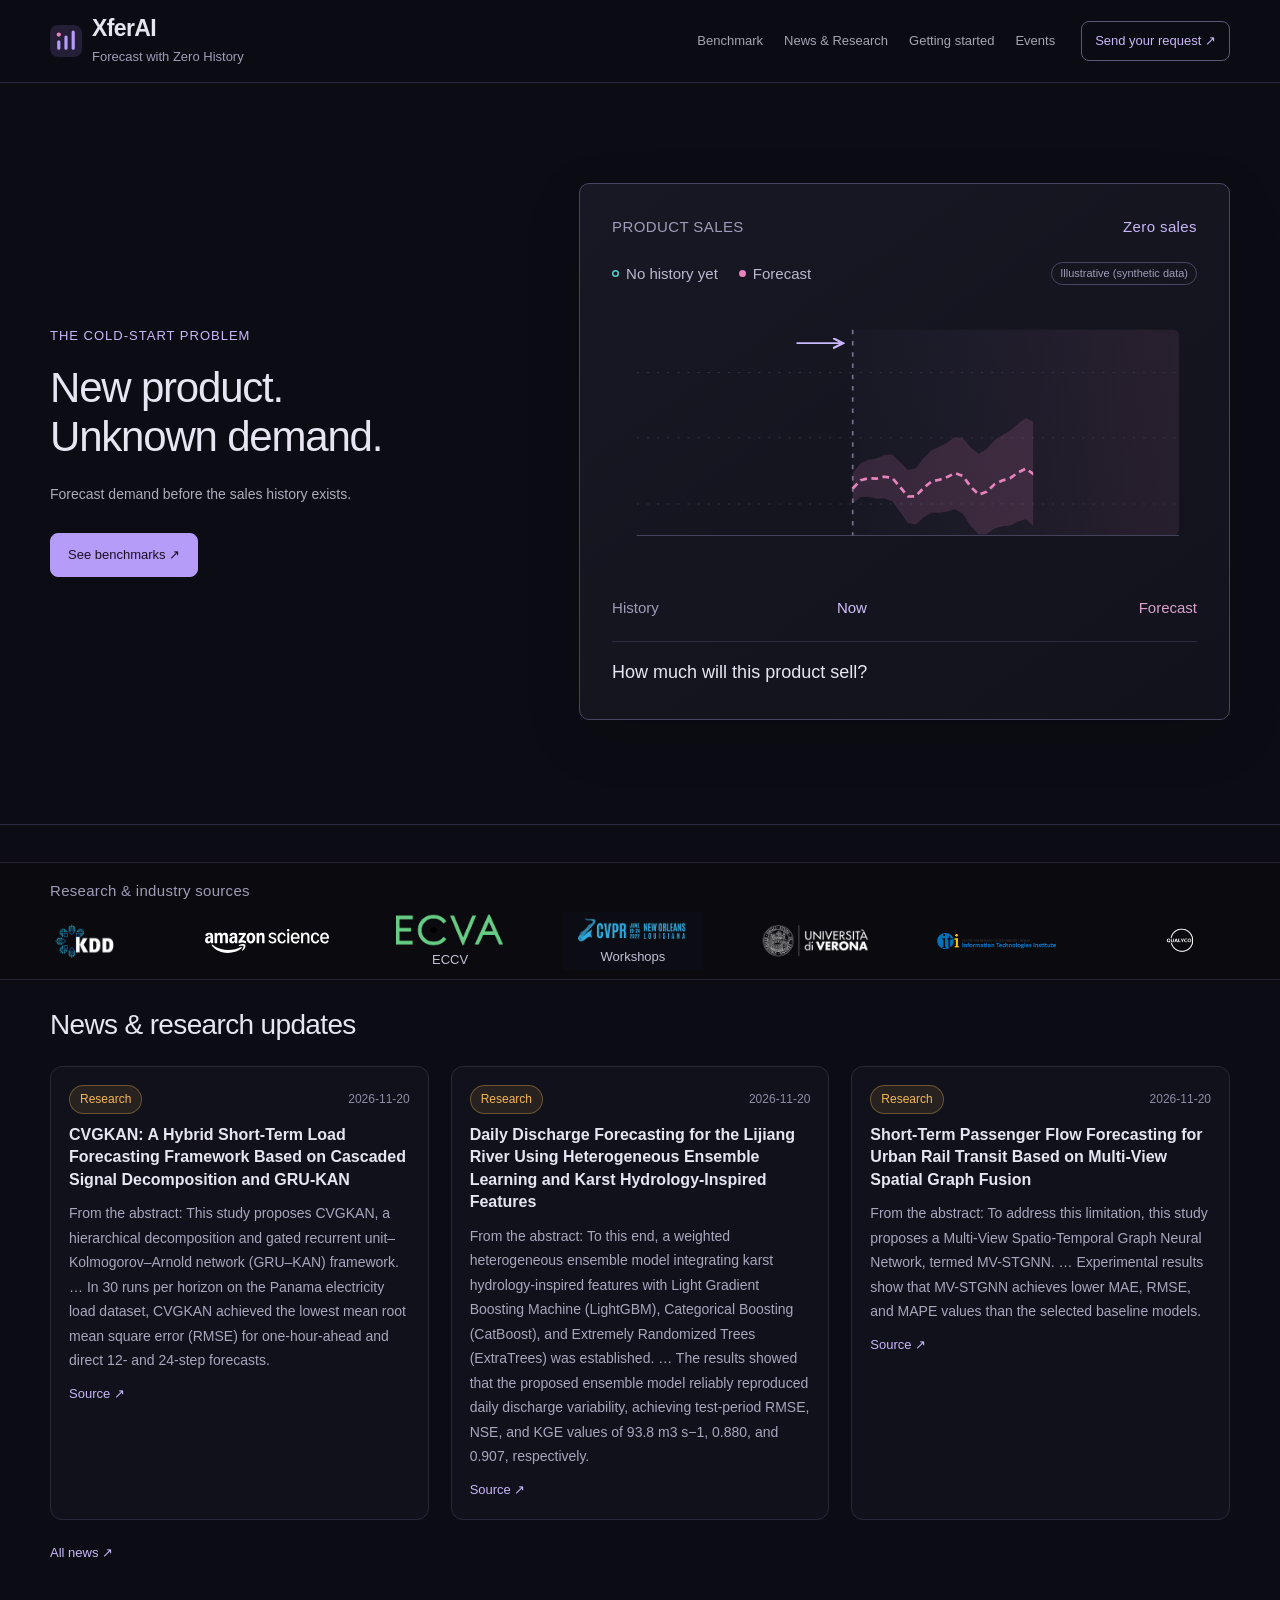
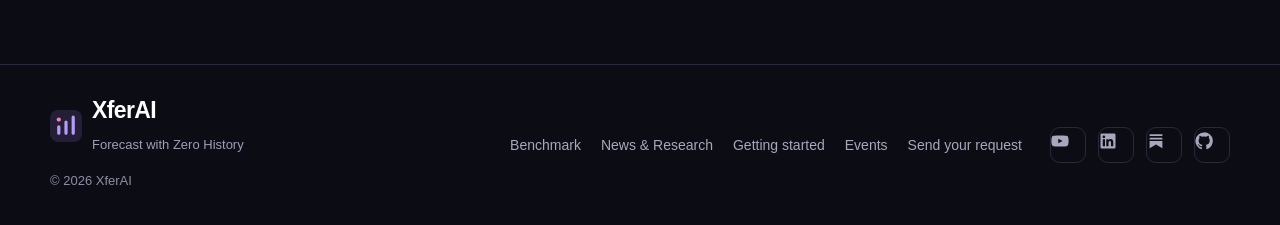
<file: index.html>
<!doctype html>
<html lang="en"><head><meta charset="utf-8"><meta name="viewport" content="width=device-width,initial-scale=1">
<meta name="description" content="Compare forecasting methods for new products with no or limited sales history.">
<meta name="theme-color" content="#0c0d14"><title>Forecasting for new products | XferAI</title>
<meta property="og:site_name" content="XferAI"><meta property="og:type" content="website"><meta property="og:title" content="Forecasting for new products | XferAI"><meta property="og:description" content="Cold-start time-series forecasting: forecast with zero history."><meta property="og:url" content="https://xferai.app/"><meta property="og:image" content="https://xferai.app/assets/og.png"><meta name="twitter:card" content="summary_large_image"><link rel="canonical" href="https://xferai.app/"><link rel="apple-touch-icon" href="/assets/og.png"><link rel="icon" href="/assets/mark.svg" type="image/svg+xml"><link rel="stylesheet" href="/assets/style.css?v=2f397e68ce03">
<script src="/assets/hub-app.js?v=1c300732d408" defer></script><script src="/assets/news.js?v=2" defer></script><script src="/assets/reveal.js?v=2" defer></script><script src="/assets/hero.js?v=1" defer></script></head>
<body data-page="home"><a class="skip" href="#main">Skip to content</a>
<header class="site-header"><div class="wrap nav-wrap">
<a class="brand" href="/" aria-label="XferAI home"><img src="/assets/mark.svg" width="33" height="33" alt=""><span>XferAI<small>Forecast with Zero History</small></span></a>
<button id="menu-toggle" class="menu-toggle" aria-expanded="false" aria-controls="main-nav">Menu ☰</button>
<nav id="main-nav" aria-label="Main navigation"><a href="/benchmark/">Benchmark</a><a href="/news/">News &amp; Research</a><a href="/getting-started/">Getting started</a><a href="/events/">Events</a><a class="nav-mobile-only" href="/contact/">Send your request</a></nav><a class="nav-cta" href="/contact/">Send your request ↗</a></div></header>
<main id="main"><section class="home-hero"><div class="wrap hero-grid"><div><p class="eyebrow">THE COLD-START PROBLEM</p><h1>New product.<br>Unknown demand.</h1><p class="hero-copy">Forecast demand before the sales history exists.</p><div class="hero-actions"><a class="button primary" href="/benchmark/">See benchmarks ↗</a></div></div>
<div class="coldstart-visual" id="history-visual" data-scn="early" tabindex="0" role="group" aria-label="Cold-start demand diagram. Focus to stop motion."><div class="visual-heading"><span>PRODUCT SALES</span><span class="history-states"><span class="hs-zero">Zero sales</span><span class="hs-early">Early sales</span></span></div>
<div class="visual-legend"><span class="lg-hist"><i></i><span class="hs-early">History</span><span class="hs-zero">No history yet</span></span><span><i></i>Forecast</span><span class="fc-tag">Illustrative (synthetic data)</span></div>
<svg class="history-graph" viewBox="0 0 520 235" role="img" aria-labelledby="history-title history-desc"><title id="history-title">Illustrative product sales: zero-sales and early-sales scenarios with a forecast</title><desc id="history-desc">Illustrative only: an irregular synthetic sales history with trend, seasonality and noise, then a forecast line with a widening uncertainty band; it alternates with a zero-sales scenario (no history, wider band). Not measured data or a model result.</desc><defs><linearGradient id="future-shade" x1="0" x2="1"><stop offset="0" stop-color="#b59cf8" stop-opacity=".02"/><stop offset="1" stop-color="#e783bd" stop-opacity=".10"/></linearGradient><marker id="now-arrow" markerWidth="7" markerHeight="7" refX="5" refY="3" orient="auto"><path d="M0 0l6 3-6 3" fill="none" stroke="#cbb7ff" stroke-width="1.3"/></marker></defs>
<rect x="214" y="15" width="290" height="183" rx="5" fill="url(#future-shade)"/>
<path class="history-grid" d="M22 53h482M22 111h482M22 170h482"/><path class="history-axis" d="M22 198h482"/><path class="forecast-origin" d="M214 15v183"/>
<clipPath id="fc-sweep"><rect class="fc-sweep-rect" x="22" y="0" width="490" height="235"/></clipPath>
<g clip-path="url(#fc-sweep)"><g class="fc-hist-g"><path class="fc-hist-fill" d="M32 157.6 L39 157.8 L46 154.1 L53 159.6 L60 164.1 L67 168.3 L74 170.6 L81 182.1 L88 191.5 L95 159.4 L102 145.3 L109 141.5 L116 161.8 L123 154.8 L130 156.3 L137 157.0 L144 181.0 L151 162.7 L158 147.1 L165 139.5 L172 144.3 L179 138.2 L186 137.1 L193 150.5 L200 171.0 L207 177.9 L214 154.7 V198 H32Z"/><path class="fc-hist" d="M32 157.6 L39 157.8 L46 154.1 L53 159.6 L60 164.1 L67 168.3 L74 170.6 L81 182.1 L88 191.5 L95 159.4 L102 145.3 L109 141.5 L116 161.8 L123 154.8 L130 156.3 L137 157.0 L144 181.0 L151 162.7 L158 147.1 L165 139.5 L172 144.3 L179 138.2 L186 137.1 L193 150.5 L200 171.0 L207 177.9 L214 154.7"/></g><g class="fc-zero"><path class="fc-band" d="M214 142.6 L221 133.8 L228 130.6 L235 129.5 L242 126.4 L249 126.0 L256 132.5 L263 139.8 L270 138.1 L277 129.2 L284 122.1 L291 119.1 L298 115.3 L305 110.4 L312 111.6 L319 119.7 L326 125.2 L333 121.3 L340 113.2 L347 108.5 L354 104.9 L361 98.5 L368 93.6 L375 97.3 L382 106.0 L389 109.0 L396 103.9 L403 98.1 L410 94.8 L417 89.5 L424 81.1 L431 77.6 L438 83.5 L445 91.3 L452 91.9 L459 87.2 L466 83.9 L473 80.8 L480 72.9 L487 63.8 L494 62.7 L501 69.8 L501 197.0 L494 197.0 L487 197.0 L480 197.0 L473 197.0 L466 197.0 L459 197.0 L452 197.0 L445 197.0 L438 197.0 L431 193.1 L424 193.8 L417 197.0 L410 197.0 L403 197.0 L396 197.0 L389 197.0 L382 197.0 L375 190.0 L368 183.5 L361 185.5 L354 189.1 L347 189.8 L340 191.8 L333 196.9 L326 197.0 L319 189.7 L312 178.7 L305 174.7 L298 176.7 L291 177.7 L284 177.8 L277 182.0 L270 188.1 L263 186.9 L256 176.8 L249 167.4 L242 165.0 L235 165.3 L228 163.5 L221 163.8 L214 169.8Z"/><path class="fc-mean" d="M214 156.2 L221 148.8 L228 147.1 L235 147.4 L242 145.7 L249 146.7 L256 154.7 L263 163.3 L270 163.1 L277 155.6 L284 149.9 L291 148.4 L298 146.0 L305 142.5 L312 145.1 L319 154.7 L326 161.6 L333 159.1 L340 152.5 L347 149.1 L354 147.0 L361 142.0 L368 138.5 L375 143.6 L382 153.8 L389 158.2 L396 154.6 L403 150.2 L410 148.3 L417 144.4 L424 137.4 L431 135.3 L438 142.7 L445 151.9 L452 153.9 L459 150.7 L466 148.8 L473 147.1 L480 140.7 L487 133.0 L494 133.2 L501 141.8"/></g><g class="fc-early"><path class="fc-band" d="M214 150.7 L221 136.6 L228 132.6 L235 132.5 L242 128.7 L249 129.7 L256 143.5 L263 158.5 L270 157.3 L277 142.9 L284 131.8 L291 128.3 L298 123.1 L305 116.1 L312 120.1 L319 136.8 L326 148.6 L333 143.2 L340 130.5 L347 123.6 L354 119.0 L361 109.1 L368 102.1 L375 110.6 L382 128.3 L389 135.7 L396 128.3 L403 119.5 L410 115.4 L417 107.5 L424 94.1 L431 89.5 L438 102.2 L445 118.2 L452 121.1 L459 114.4 L466 110.2 L473 106.5 L480 94.0 L487 79.2 L494 79.0 L501 93.9 L501 163.4 L494 147.0 L487 145.7 L480 159.0 L473 170.0 L466 172.2 L459 174.9 L452 180.1 L445 175.7 L438 158.2 L431 144.0 L424 147.1 L417 159.0 L410 165.4 L403 168.0 L396 175.3 L389 181.2 L382 172.3 L375 153.1 L368 143.1 L361 148.6 L354 157.0 L347 160.1 L340 165.5 L333 176.7 L326 180.6 L319 167.3 L312 149.1 L305 143.6 L298 149.1 L291 152.8 L284 154.8 L277 164.4 L270 177.3 L263 177.0 L256 160.5 L249 145.2 L242 142.7 L235 145.0 L228 143.6 L221 146.1 L214 158.7Z"/><path class="fc-mean" d="M214 154.7 L221 141.3 L228 138.1 L235 138.7 L242 135.7 L249 137.5 L256 152.0 L263 167.7 L270 167.3 L277 153.6 L284 143.3 L291 140.5 L298 136.1 L305 129.9 L312 134.6 L319 152.0 L326 164.6 L333 160.0 L340 148.0 L347 141.9 L354 138.0 L361 128.9 L368 122.6 L375 131.9 L382 150.3 L389 158.4 L396 151.8 L403 143.8 L410 140.4 L417 133.3 L424 120.6 L431 116.8 L438 130.2 L445 146.9 L452 150.6 L459 144.7 L466 141.2 L473 138.2 L480 126.5 L487 112.5 L494 113.0 L501 128.6"/></g></g><g class="fc-dots" aria-hidden="true"><g class="fc-zero"><circle class="fc-dot-ring" cx="501" cy="141.8" r="5"/><circle class="fc-dot" cx="501" cy="141.8" r="4.5"/></g><g class="fc-early"><circle class="fc-dot-ring" cx="501" cy="128.6" r="5"/><circle class="fc-dot" cx="501" cy="128.6" r="4.5"/></g></g>
<path class="current-arrow" d="M164 27h40" marker-end="url(#now-arrow)"/></svg>
<div class="visual-axis"><span>History</span><span class="now-label">Now</span><span>Forecast</span></div><div class="visual-caption"><span>How much will this product sell?</span></div></div></div></section>
<section class="industry-section section industry-ticker logo-strip-small" id="industry-ticker"><div class="wrap ticker-heading"><div class="section-heading"><div><h2>Research &amp; industry sources</h2></div></div></div><div class="ticker-window"><div id="logo-strip-cards" class="ticker-track"><div class="ticker-group"><a class="industry-chip org-logo" href="https://www.kdd.org/kdd2020/accepted-papers/view/attention-based-multi-modal-new-product-sales-time-series-forecasting.html" target="_blank" rel="noopener noreferrer" title="KDD 2020 publication venue for a cited new-product forecasting paper." aria-label="ACM SIGKDD: historical research source"><img src="/assets/logos/sigkdd.png" alt="ACM SIGKDD"></a><a class="industry-chip org-logo" href="https://www.amazon.science/publications/geann-scalable-graph-augmentations-for-multi-horizon-time-series-forecasting" target="_blank" rel="noopener noreferrer" title="Publisher and author institution of GEANN." aria-label="Amazon Science: research source"><img src="/assets/logos/amazon-science-white.svg" alt="Amazon Science"></a><a class="industry-chip org-logo" href="https://www.ecva.net/papers/eccv_2022/papers_ECCV/html/5561_ECCV_2022_paper.php" target="_blank" rel="noopener noreferrer" title="ECVA organizes the ECCV conference series and hosts the official POP ECCV 2022 proceedings record and paper." aria-label="ECVA / ECCV: research source"><img src="/assets/logos/ecva.png" alt="ECVA / ECCV"><span class="org-caption">ECCV</span></a><a class="industry-chip org-logo" href="https://openaccess.thecvf.com/content/CVPR2022W/CVFAD/html/Skenderi_The_Multi-Modal_Universe_of_Fast-Fashion_The_Visuelle_2.0_Benchmark_CVPRW_2022_paper.html" target="_blank" rel="noopener noreferrer" title="Workshop venue identification only; not CVPR main-conference acceptance." aria-label="CVPR 2022 Workshops: research source"><img src="/assets/logos/cvpr-2022.png" alt="CVPR 2022 Workshops"><span class="org-caption">Workshops</span></a><a class="industry-chip org-logo" href="https://arxiv.org/html/2412.05566v1" target="_blank" rel="noopener noreferrer" title="Author institution for Dif4FF and the earlier GTM-Transformer / VISUELLE paper." aria-label="University of Verona: research source"><img src="/assets/logos/university-of-verona.png" alt="University of Verona"></a><a class="industry-chip org-logo" href="https://arxiv.org/abs/2204.04014v2" target="_blank" rel="noopener noreferrer" title="Author institution for the MuQAR paper (arXiv:2204.04014)." aria-label="CERTH–ITI: research source"><img src="/assets/logos/certh-iti.png" alt="CERTH–ITI"></a><a class="industry-chip org-logo" href="https://arxiv.org/html/2412.05566v1" target="_blank" rel="noopener noreferrer" title="Coauthor institution for Dif4FF; Marco Cristani lists QUALYCO S.r.l. as an affiliation." aria-label="QUALYCO: research source"><img src="/assets/logos/qualyco.png" alt="QUALYCO"></a></div><div class="ticker-group" aria-hidden="true"><a class="industry-chip org-logo" href="https://www.kdd.org/kdd2020/accepted-papers/view/attention-based-multi-modal-new-product-sales-time-series-forecasting.html" target="_blank" rel="noopener noreferrer" title="KDD 2020 publication venue for a cited new-product forecasting paper." aria-label="ACM SIGKDD: historical research source" tabindex="-1"><img src="/assets/logos/sigkdd.png" alt="ACM SIGKDD"></a><a class="industry-chip org-logo" href="https://www.amazon.science/publications/geann-scalable-graph-augmentations-for-multi-horizon-time-series-forecasting" target="_blank" rel="noopener noreferrer" title="Publisher and author institution of GEANN." aria-label="Amazon Science: research source" tabindex="-1"><img src="/assets/logos/amazon-science-white.svg" alt="Amazon Science"></a><a class="industry-chip org-logo" href="https://www.ecva.net/papers/eccv_2022/papers_ECCV/html/5561_ECCV_2022_paper.php" target="_blank" rel="noopener noreferrer" title="ECVA organizes the ECCV conference series and hosts the official POP ECCV 2022 proceedings record and paper." aria-label="ECVA / ECCV: research source" tabindex="-1"><img src="/assets/logos/ecva.png" alt="ECVA / ECCV"><span class="org-caption">ECCV</span></a><a class="industry-chip org-logo" href="https://openaccess.thecvf.com/content/CVPR2022W/CVFAD/html/Skenderi_The_Multi-Modal_Universe_of_Fast-Fashion_The_Visuelle_2.0_Benchmark_CVPRW_2022_paper.html" target="_blank" rel="noopener noreferrer" title="Workshop venue identification only; not CVPR main-conference acceptance." aria-label="CVPR 2022 Workshops: research source" tabindex="-1"><img src="/assets/logos/cvpr-2022.png" alt="CVPR 2022 Workshops"><span class="org-caption">Workshops</span></a><a class="industry-chip org-logo" href="https://arxiv.org/html/2412.05566v1" target="_blank" rel="noopener noreferrer" title="Author institution for Dif4FF and the earlier GTM-Transformer / VISUELLE paper." aria-label="University of Verona: research source" tabindex="-1"><img src="/assets/logos/university-of-verona.png" alt="University of Verona"></a><a class="industry-chip org-logo" href="https://arxiv.org/abs/2204.04014v2" target="_blank" rel="noopener noreferrer" title="Author institution for the MuQAR paper (arXiv:2204.04014)." aria-label="CERTH–ITI: research source" tabindex="-1"><img src="/assets/logos/certh-iti.png" alt="CERTH–ITI"></a><a class="industry-chip org-logo" href="https://arxiv.org/html/2412.05566v1" target="_blank" rel="noopener noreferrer" title="Coauthor institution for Dif4FF; Marco Cristani lists QUALYCO S.r.l. as an affiliation." aria-label="QUALYCO: research source" tabindex="-1"><img src="/assets/logos/qualyco.png" alt="QUALYCO"></a></div></div></div></section><section class="section wrap reveal-section" id="updates"><div class="section-heading"><div><h2>News &amp; research updates</h2></div></div><div id="feed-grid" class="news-grid" data-limit="3"><p class="loading">Loading…</p></div><p class="feed-more"><a class="text-link" href="/news/">All news ↗</a></p></section></main>
<footer class="site-footer"><div class="wrap footer-grid"><div><a class="brand footer-logo" href="https://xferai.app/" aria-label="XferAI home"><img src="/assets/mark.svg" width="33" height="33" alt=""><span>XferAI<small>Forecast with Zero History</small></span></a><p class="footer-copy">© 2026 XferAI</p></div><nav class="footer-links" aria-label="Footer"><a href="/benchmark/">Benchmark</a><a href="/news/">News &amp; Research</a><a href="/getting-started/">Getting started</a><a href="/events/">Events</a><a href="/contact/">Send your request</a></nav><div class="footer-social"><a href="https://www.youtube.com/@raghavchalapathy" aria-label="Raghav Chalapathy on YouTube (opens in a new tab)" title="YouTube" target="_blank" rel="noopener noreferrer"><svg viewBox="0 0 24 24" aria-hidden="true"><path d="M23 7.2a3 3 0 0 0-2.1-2.1C19 4.6 12 4.6 12 4.6s-7 0-8.9.5A3 3 0 0 0 1 7.2 31 31 0 0 0 .5 12a31 31 0 0 0 .5 4.8 3 3 0 0 0 2.1 2.1c1.9.5 8.9.5 8.9.5s7 0 8.9-.5a3 3 0 0 0 2.1-2.1 31 31 0 0 0 .5-4.8 31 31 0 0 0-.5-4.8zM9.7 15.1V8.9l5.8 3.1z"/></svg></a><a href="https://www.linkedin.com/in/raghav-chalapathy-phd-80984117/" aria-label="Raghav Chalapathy on LinkedIn (opens in a new tab)" title="LinkedIn" target="_blank" rel="noopener noreferrer"><svg viewBox="0 0 24 24" aria-hidden="true"><path d="M20.4 2H3.6A1.6 1.6 0 0 0 2 3.6v16.8A1.6 1.6 0 0 0 3.6 22h16.8a1.6 1.6 0 0 0 1.6-1.6V3.6A1.6 1.6 0 0 0 20.4 2zM8 19H5V9.5h3zM6.5 8.2a1.7 1.7 0 1 1 0-3.5 1.7 1.7 0 0 1 0 3.5zM19 19h-3v-4.6c0-1.1 0-2.5-1.5-2.5s-1.8 1.2-1.8 2.4V19h-3V9.5h2.9v1.3a3.2 3.2 0 0 1 2.8-1.6c3 0 3.6 2 3.6 4.6z"/></svg></a><a href="https://appliedaifab.substack.com/" aria-label="Applied AI Fab on Substack (opens in a new tab)" title="Substack" target="_blank" rel="noopener noreferrer"><svg viewBox="0 0 24 24" aria-hidden="true"><path d="M3.5 3h17v2.4h-17zm0 4.5h17v2.4h-17zM3.5 12h17v9.5l-8.5-4.8-8.5 4.8z"/></svg></a><a href="https://github.com/raghavchalapathy/XferAI-Bench" aria-label="XferAI-Bench on GitHub" title="GitHub"><svg viewBox="0 0 24 24" aria-hidden="true"><path d="M12 .5a11.5 11.5 0 0 0-3.6 22.4c.6.1.8-.3.8-.6v-2c-3.2.7-3.9-1.5-3.9-1.5-.5-1.3-1.3-1.7-1.3-1.7-1-.7.1-.7.1-.7 1.2.1 1.8 1.2 1.8 1.2 1 1.8 2.8 1.3 3.5 1 .1-.8.4-1.3.7-1.6-2.6-.3-5.3-1.3-5.3-5.7 0-1.3.5-2.3 1.2-3.1-.1-.3-.5-1.5.1-3.1 0 0 1-.3 3.2 1.2a11 11 0 0 1 5.8 0C17.3 4.6 18.3 5 18.3 5c.6 1.6.2 2.8.1 3.1.8.8 1.2 1.8 1.2 3.1 0 4.4-2.7 5.4-5.3 5.7.4.4.8 1.1.8 2.2v3.2c0 .3.2.7.8.6A11.5 11.5 0 0 0 12 .5z"/></svg></a></div></div></footer></body></html>
</file>
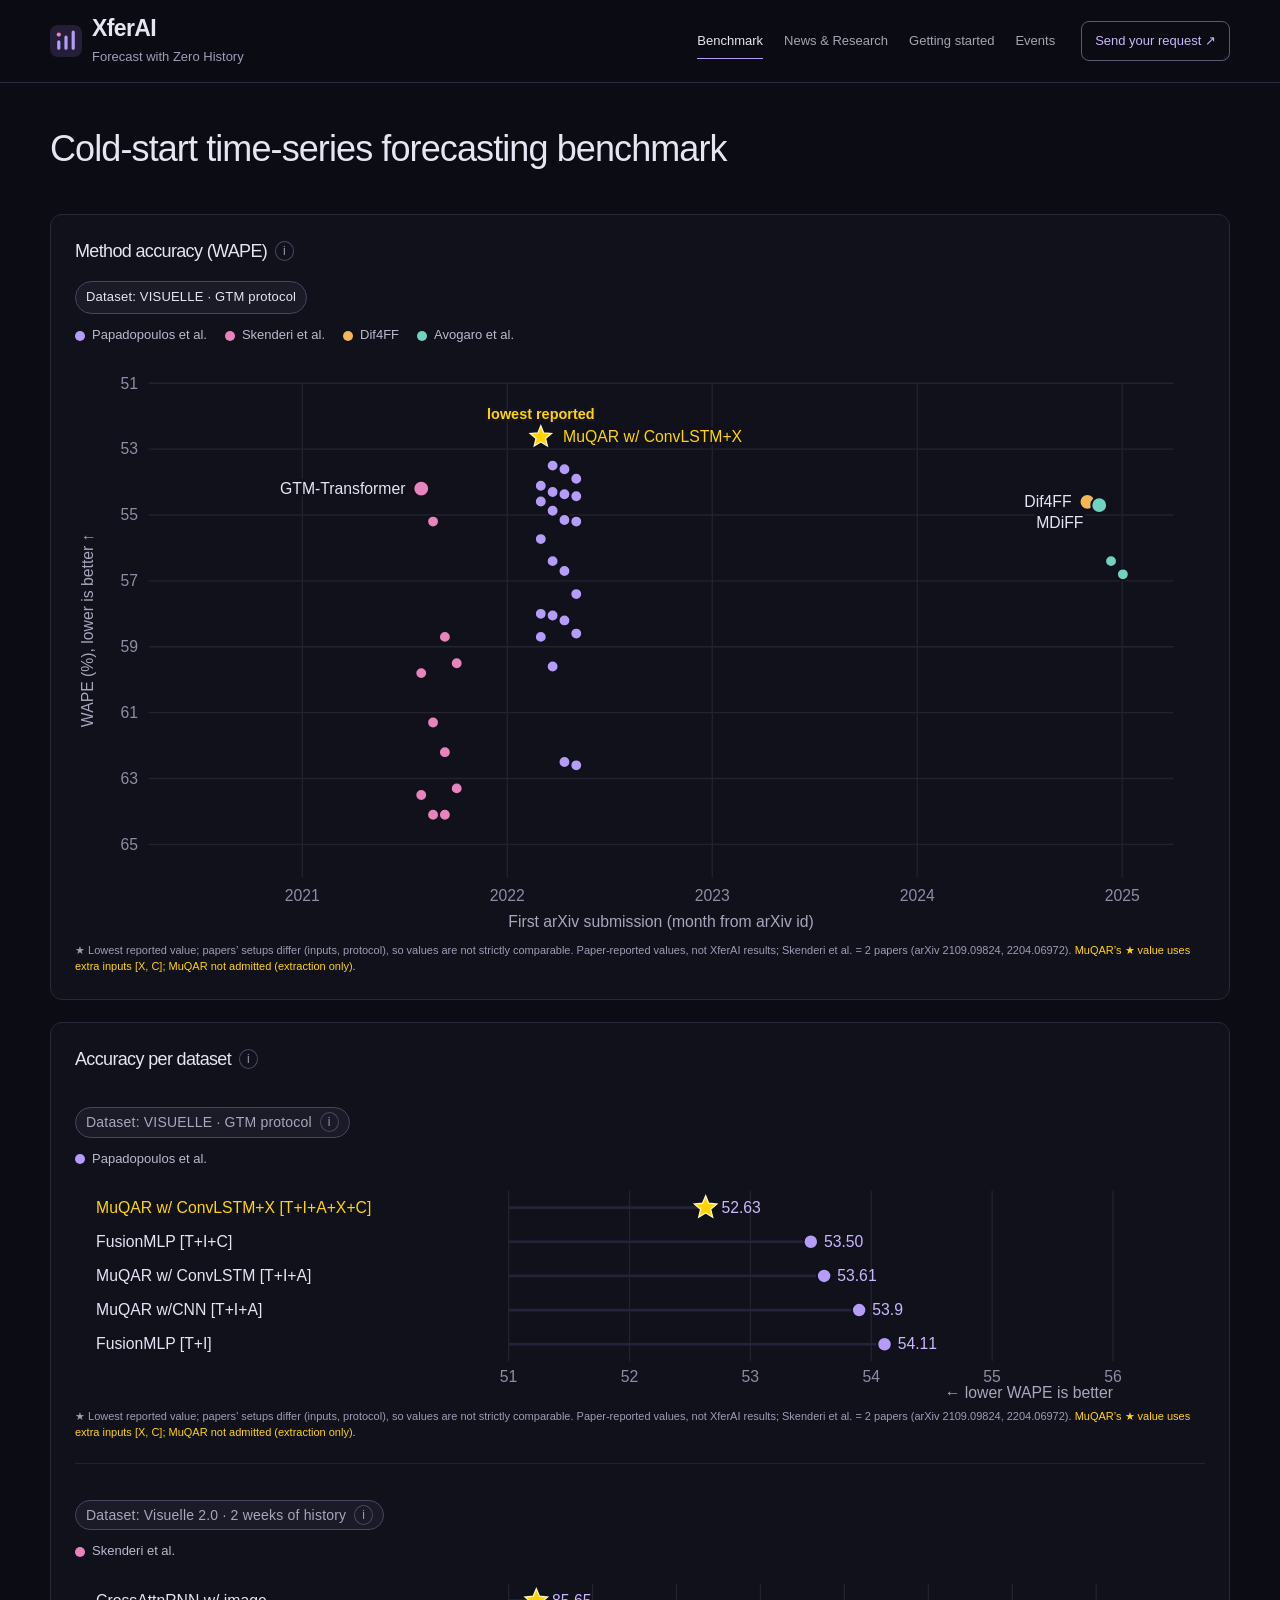
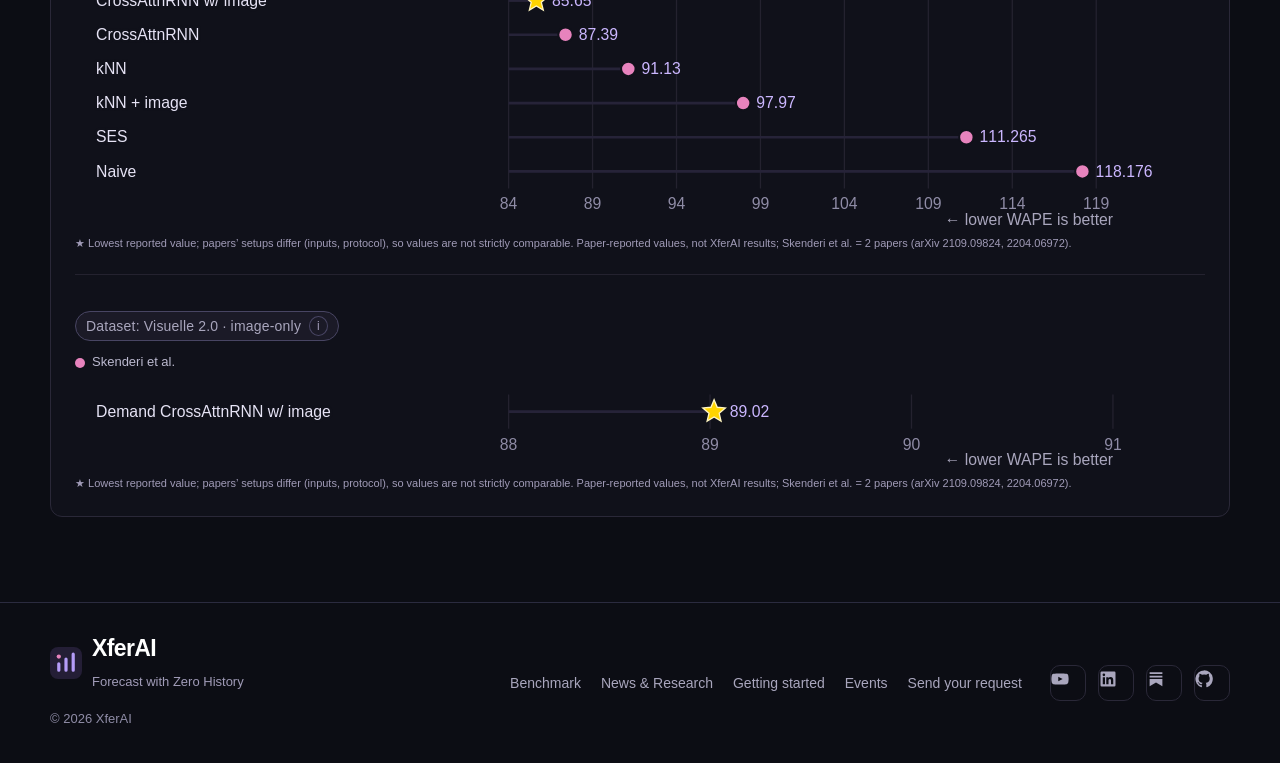
<file: benchmark/index.html>
<!doctype html>
<html lang="en"><head><meta charset="utf-8"><meta name="viewport" content="width=device-width,initial-scale=1">
<meta name="description" content="Compare forecasting methods for new products with no or limited sales history.">
<meta name="theme-color" content="#0c0d14"><title>Benchmark | XferAI</title>
<meta property="og:site_name" content="XferAI"><meta property="og:type" content="website"><meta property="og:title" content="Benchmark | XferAI"><meta property="og:description" content="Cold-start time-series forecasting: forecast with zero history."><meta property="og:url" content="https://xferai.app/benchmark/"><meta property="og:image" content="https://xferai.app/assets/og.png"><meta name="twitter:card" content="summary_large_image"><link rel="canonical" href="https://xferai.app/benchmark/"><link rel="apple-touch-icon" href="/assets/og.png"><link rel="icon" href="/assets/mark.svg" type="image/svg+xml"><link rel="stylesheet" href="/assets/style.css?v=2f397e68ce03">
<script src="/assets/hub-app.js?v=1c300732d408" defer></script><script src="/assets/benchmark.js?v=r11" defer></script></head>
<body data-page="bench"><a class="skip" href="#main">Skip to content</a>
<header class="site-header"><div class="wrap nav-wrap">
<a class="brand" href="/" aria-label="XferAI home"><img src="/assets/mark.svg" width="33" height="33" alt=""><span>XferAI<small>Forecast with Zero History</small></span></a>
<button id="menu-toggle" class="menu-toggle" aria-expanded="false" aria-controls="main-nav">Menu ☰</button>
<nav id="main-nav" aria-label="Main navigation"><a href="/benchmark/" aria-current="page">Benchmark</a><a href="/news/">News &amp; Research</a><a href="/getting-started/">Getting started</a><a href="/events/">Events</a><a class="nav-mobile-only" href="/contact/">Send your request</a></nav><a class="nav-cta" href="/contact/">Send your request ↗</a></div></header>
<main id="main"><section class="compact-hero wrap"><h1>Cold-start time-series forecasting benchmark</h1></section><section class="section wrap bench-charts"><div class="bench-card"><h2>Method accuracy (WAPE)</h2><p class="fine-print chart-note">Paper-reported WAPE; not recomputed by XferAI.</p><p class="bench-label" hidden></p><div id="chart-methods" class="scatter-host"></div></div><div class="bench-card"><h2>Accuracy per dataset</h2><p class="fine-print chart-note">Paper-reported WAPE; not recomputed by XferAI.</p><p class="bench-label" hidden></p><div id="chart-datasets"></div></div><p id="bench-status" class="bench-status" hidden>Verified results coming soon</p></section></main>
<footer class="site-footer"><div class="wrap footer-grid"><div><a class="brand footer-logo" href="https://xferai.app/" aria-label="XferAI home"><img src="/assets/mark.svg" width="33" height="33" alt=""><span>XferAI<small>Forecast with Zero History</small></span></a><p class="footer-copy">© 2026 XferAI</p></div><nav class="footer-links" aria-label="Footer"><a href="/benchmark/">Benchmark</a><a href="/news/">News &amp; Research</a><a href="/getting-started/">Getting started</a><a href="/events/">Events</a><a href="/contact/">Send your request</a></nav><div class="footer-social"><a href="https://www.youtube.com/@raghavchalapathy" aria-label="Raghav Chalapathy on YouTube (opens in a new tab)" title="YouTube" target="_blank" rel="noopener noreferrer"><svg viewBox="0 0 24 24" aria-hidden="true"><path d="M23 7.2a3 3 0 0 0-2.1-2.1C19 4.6 12 4.6 12 4.6s-7 0-8.9.5A3 3 0 0 0 1 7.2 31 31 0 0 0 .5 12a31 31 0 0 0 .5 4.8 3 3 0 0 0 2.1 2.1c1.9.5 8.9.5 8.9.5s7 0 8.9-.5a3 3 0 0 0 2.1-2.1 31 31 0 0 0 .5-4.8 31 31 0 0 0-.5-4.8zM9.7 15.1V8.9l5.8 3.1z"/></svg></a><a href="https://www.linkedin.com/in/raghav-chalapathy-phd-80984117/" aria-label="Raghav Chalapathy on LinkedIn (opens in a new tab)" title="LinkedIn" target="_blank" rel="noopener noreferrer"><svg viewBox="0 0 24 24" aria-hidden="true"><path d="M20.4 2H3.6A1.6 1.6 0 0 0 2 3.6v16.8A1.6 1.6 0 0 0 3.6 22h16.8a1.6 1.6 0 0 0 1.6-1.6V3.6A1.6 1.6 0 0 0 20.4 2zM8 19H5V9.5h3zM6.5 8.2a1.7 1.7 0 1 1 0-3.5 1.7 1.7 0 0 1 0 3.5zM19 19h-3v-4.6c0-1.1 0-2.5-1.5-2.5s-1.8 1.2-1.8 2.4V19h-3V9.5h2.9v1.3a3.2 3.2 0 0 1 2.8-1.6c3 0 3.6 2 3.6 4.6z"/></svg></a><a href="https://appliedaifab.substack.com/" aria-label="Applied AI Fab on Substack (opens in a new tab)" title="Substack" target="_blank" rel="noopener noreferrer"><svg viewBox="0 0 24 24" aria-hidden="true"><path d="M3.5 3h17v2.4h-17zm0 4.5h17v2.4h-17zM3.5 12h17v9.5l-8.5-4.8-8.5 4.8z"/></svg></a><a href="https://github.com/raghavchalapathy/XferAI-Bench" aria-label="XferAI-Bench on GitHub" title="GitHub"><svg viewBox="0 0 24 24" aria-hidden="true"><path d="M12 .5a11.5 11.5 0 0 0-3.6 22.4c.6.1.8-.3.8-.6v-2c-3.2.7-3.9-1.5-3.9-1.5-.5-1.3-1.3-1.7-1.3-1.7-1-.7.1-.7.1-.7 1.2.1 1.8 1.2 1.8 1.2 1 1.8 2.8 1.3 3.5 1 .1-.8.4-1.3.7-1.6-2.6-.3-5.3-1.3-5.3-5.7 0-1.3.5-2.3 1.2-3.1-.1-.3-.5-1.5.1-3.1 0 0 1-.3 3.2 1.2a11 11 0 0 1 5.8 0C17.3 4.6 18.3 5 18.3 5c.6 1.6.2 2.8.1 3.1.8.8 1.2 1.8 1.2 3.1 0 4.4-2.7 5.4-5.3 5.7.4.4.8 1.1.8 2.2v3.2c0 .3.2.7.8.6A11.5 11.5 0 0 0 12 .5z"/></svg></a></div></div></footer></body></html>
</file>
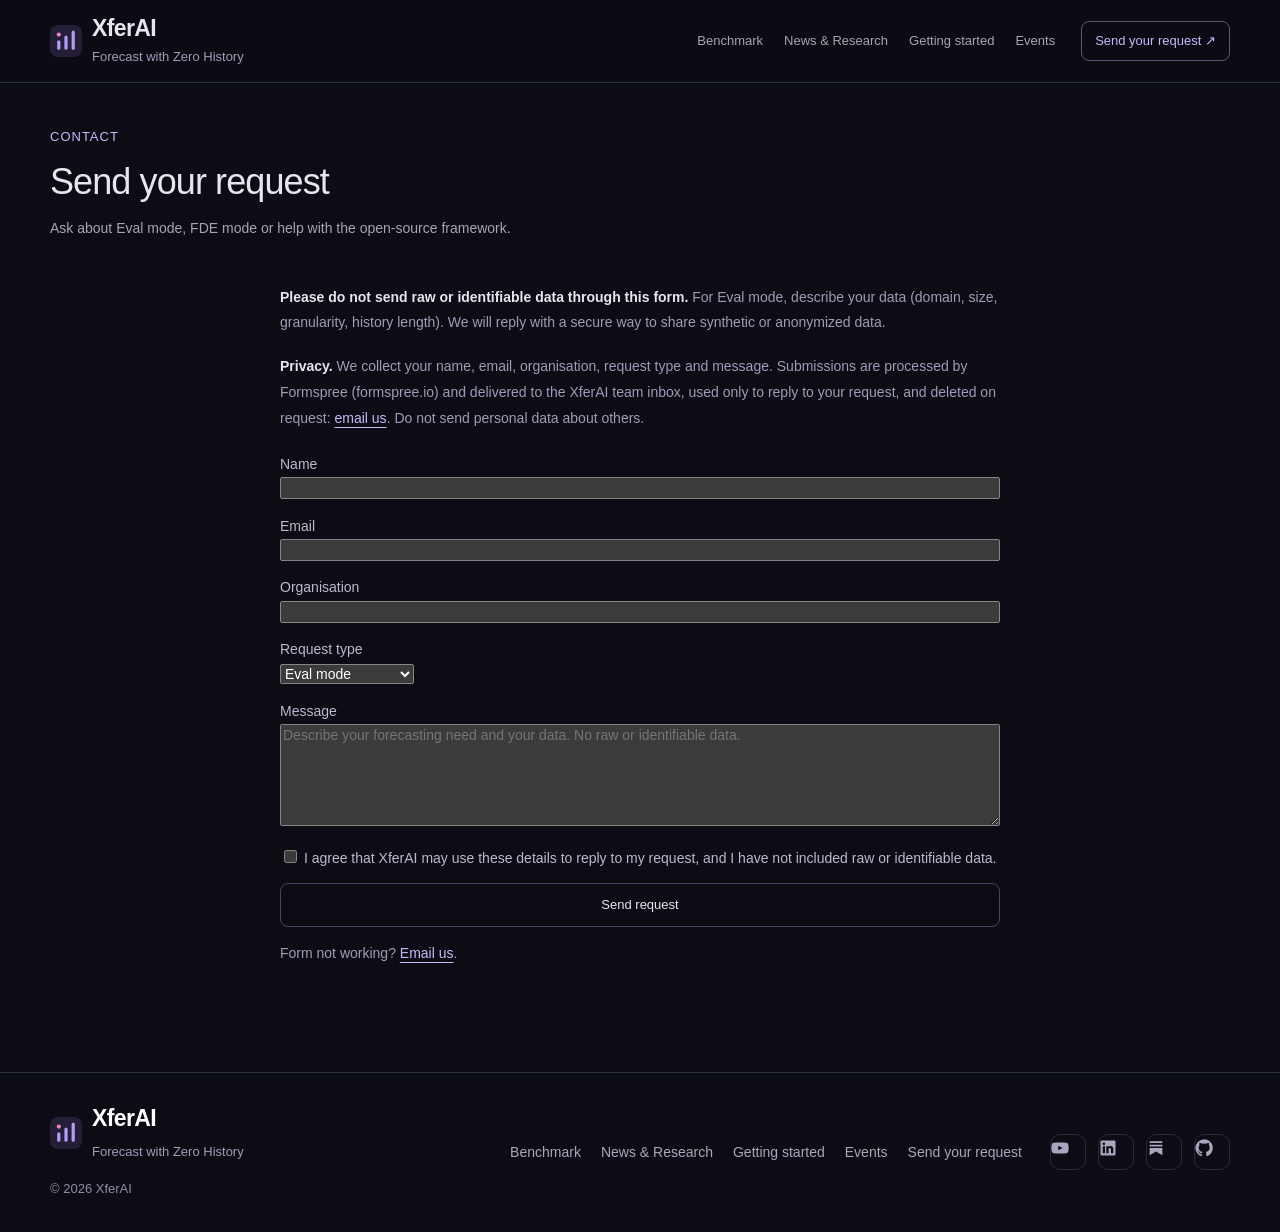
<file: contact/index.html>
<!doctype html>
<html lang="en"><head><meta charset="utf-8"><meta name="viewport" content="width=device-width,initial-scale=1">
<meta name="description" content="Compare forecasting methods for new products with no or limited sales history.">
<meta name="theme-color" content="#0c0d14"><title>Send your request | XferAI</title>
<meta property="og:site_name" content="XferAI"><meta property="og:type" content="website"><meta property="og:title" content="Send your request | XferAI"><meta property="og:description" content="Cold-start time-series forecasting: forecast with zero history."><meta property="og:url" content="https://xferai.app/contact/"><meta property="og:image" content="https://xferai.app/assets/og.png"><meta name="twitter:card" content="summary_large_image"><link rel="canonical" href="https://xferai.app/contact/"><link rel="apple-touch-icon" href="/assets/og.png"><link rel="icon" href="/assets/mark.svg" type="image/svg+xml"><link rel="stylesheet" href="/assets/style.css?v=2f397e68ce03">
<script src="/assets/hub-app.js?v=1c300732d408" defer></script></head>
<body data-page="contact"><a class="skip" href="#main">Skip to content</a>
<header class="site-header"><div class="wrap nav-wrap">
<a class="brand" href="/" aria-label="XferAI home"><img src="/assets/mark.svg" width="33" height="33" alt=""><span>XferAI<small>Forecast with Zero History</small></span></a>
<button id="menu-toggle" class="menu-toggle" aria-expanded="false" aria-controls="main-nav">Menu ☰</button>
<nav id="main-nav" aria-label="Main navigation"><a href="/benchmark/">Benchmark</a><a href="/news/">News &amp; Research</a><a href="/getting-started/">Getting started</a><a href="/events/">Events</a><a class="nav-mobile-only" href="/contact/" aria-current="page">Send your request</a></nav><a class="nav-cta" href="/contact/">Send your request ↗</a></div></header>
<main id="main"><section class="compact-hero wrap"><p class="eyebrow">CONTACT</p><h1>Send your request</h1><p class="hero-copy">Ask about Eval mode, FDE mode or help with the open-source framework.</p></section><section class="section wrap" style="max-width:720px">
<p><strong>Please do not send raw or identifiable data through this form.</strong> For Eval mode, describe your data (domain, size, granularity, history length). We will reply with a secure way to share synthetic or anonymized data.</p>
<p class="fine-print"><strong>Privacy.</strong> We collect your name, email, organisation, request type and message. Submissions are processed by Formspree (formspree.io) and delivered to the XferAI team inbox, used only to reply to your request, and deleted on request: <a class="xm" href="#" data-x="bW9jLmxpYW1nQHl0aXNyZXZpbnUuaWFsYW5vaXRhcg==" data-s="XferAI%20deletion%20request" aria-label="Email the XferAI team (opens your mail app)">email us</a>. Do not send personal data about others.</p>
<form action="https://formspree.io/f/xoejbyye" method="POST" style="display:grid;gap:.8rem">
<label>Name<br><input name="name" required autocomplete="name" style="width:100%"></label>
<label>Email<br><input name="email" type="email" required autocomplete="email" style="width:100%"></label>
<label>Organisation<br><input name="organisation" autocomplete="organization" style="width:100%"></label>
<label>Request type<br><select name="request_type" id="request-type" required><option value="eval">Eval mode</option><option value="fde">FDE mode</option><option value="open-source">Open-source help</option><option value="other">Other</option></select></label>
<label>Message<br><textarea name="message" rows="6" required style="width:100%" placeholder="Describe your forecasting need and your data. No raw or identifiable data."></textarea></label>
<label><input type="checkbox" name="consent" value="yes" required> I agree that XferAI may use these details to reply to my request, and I have not included raw or identifiable data.</label>
<input type="hidden" name="_subject" value="XferAI request">
<button class="button" type="submit">Send request</button></form>
<p class="fine-print">Form not working? <a class="xm" href="#" data-x="bW9jLmxpYW1nQHl0aXNyZXZpbnUuaWFsYW5vaXRhcg==" data-s="XferAI%20request" aria-label="Email the XferAI team (opens your mail app)">Email us</a>.</p>
<script>(function(){var t=new URLSearchParams(location.search).get('type');var s=document.getElementById('request-type');if(t&&s.querySelector('option[value="'+t+'"]'))s.value=t;document.querySelectorAll('a.xm').forEach(function(a){a.addEventListener('click',function(e){e.preventDefault();location.href='mai'+'lto:'+atob(a.dataset.x).split('').reverse().join('')+'?subject='+a.dataset.s;});});})();</script></section></main>
<footer class="site-footer"><div class="wrap footer-grid"><div><a class="brand footer-logo" href="https://xferai.app/" aria-label="XferAI home"><img src="/assets/mark.svg" width="33" height="33" alt=""><span>XferAI<small>Forecast with Zero History</small></span></a><p class="footer-copy">© 2026 XferAI</p></div><nav class="footer-links" aria-label="Footer"><a href="/benchmark/">Benchmark</a><a href="/news/">News &amp; Research</a><a href="/getting-started/">Getting started</a><a href="/events/">Events</a><a href="/contact/">Send your request</a></nav><div class="footer-social"><a href="https://www.youtube.com/@raghavchalapathy" aria-label="Raghav Chalapathy on YouTube (opens in a new tab)" title="YouTube" target="_blank" rel="noopener noreferrer"><svg viewBox="0 0 24 24" aria-hidden="true"><path d="M23 7.2a3 3 0 0 0-2.1-2.1C19 4.6 12 4.6 12 4.6s-7 0-8.9.5A3 3 0 0 0 1 7.2 31 31 0 0 0 .5 12a31 31 0 0 0 .5 4.8 3 3 0 0 0 2.1 2.1c1.9.5 8.9.5 8.9.5s7 0 8.9-.5a3 3 0 0 0 2.1-2.1 31 31 0 0 0 .5-4.8 31 31 0 0 0-.5-4.8zM9.7 15.1V8.9l5.8 3.1z"/></svg></a><a href="https://www.linkedin.com/in/raghav-chalapathy-phd-80984117/" aria-label="Raghav Chalapathy on LinkedIn (opens in a new tab)" title="LinkedIn" target="_blank" rel="noopener noreferrer"><svg viewBox="0 0 24 24" aria-hidden="true"><path d="M20.4 2H3.6A1.6 1.6 0 0 0 2 3.6v16.8A1.6 1.6 0 0 0 3.6 22h16.8a1.6 1.6 0 0 0 1.6-1.6V3.6A1.6 1.6 0 0 0 20.4 2zM8 19H5V9.5h3zM6.5 8.2a1.7 1.7 0 1 1 0-3.5 1.7 1.7 0 0 1 0 3.5zM19 19h-3v-4.6c0-1.1 0-2.5-1.5-2.5s-1.8 1.2-1.8 2.4V19h-3V9.5h2.9v1.3a3.2 3.2 0 0 1 2.8-1.6c3 0 3.6 2 3.6 4.6z"/></svg></a><a href="https://appliedaifab.substack.com/" aria-label="Applied AI Fab on Substack (opens in a new tab)" title="Substack" target="_blank" rel="noopener noreferrer"><svg viewBox="0 0 24 24" aria-hidden="true"><path d="M3.5 3h17v2.4h-17zm0 4.5h17v2.4h-17zM3.5 12h17v9.5l-8.5-4.8-8.5 4.8z"/></svg></a><a href="https://github.com/raghavchalapathy/XferAI-Bench" aria-label="XferAI-Bench on GitHub" title="GitHub"><svg viewBox="0 0 24 24" aria-hidden="true"><path d="M12 .5a11.5 11.5 0 0 0-3.6 22.4c.6.1.8-.3.8-.6v-2c-3.2.7-3.9-1.5-3.9-1.5-.5-1.3-1.3-1.7-1.3-1.7-1-.7.1-.7.1-.7 1.2.1 1.8 1.2 1.8 1.2 1 1.8 2.8 1.3 3.5 1 .1-.8.4-1.3.7-1.6-2.6-.3-5.3-1.3-5.3-5.7 0-1.3.5-2.3 1.2-3.1-.1-.3-.5-1.5.1-3.1 0 0 1-.3 3.2 1.2a11 11 0 0 1 5.8 0C17.3 4.6 18.3 5 18.3 5c.6 1.6.2 2.8.1 3.1.8.8 1.2 1.8 1.2 3.1 0 4.4-2.7 5.4-5.3 5.7.4.4.8 1.1.8 2.2v3.2c0 .3.2.7.8.6A11.5 11.5 0 0 0 12 .5z"/></svg></a></div></div></footer></body></html>
</file>
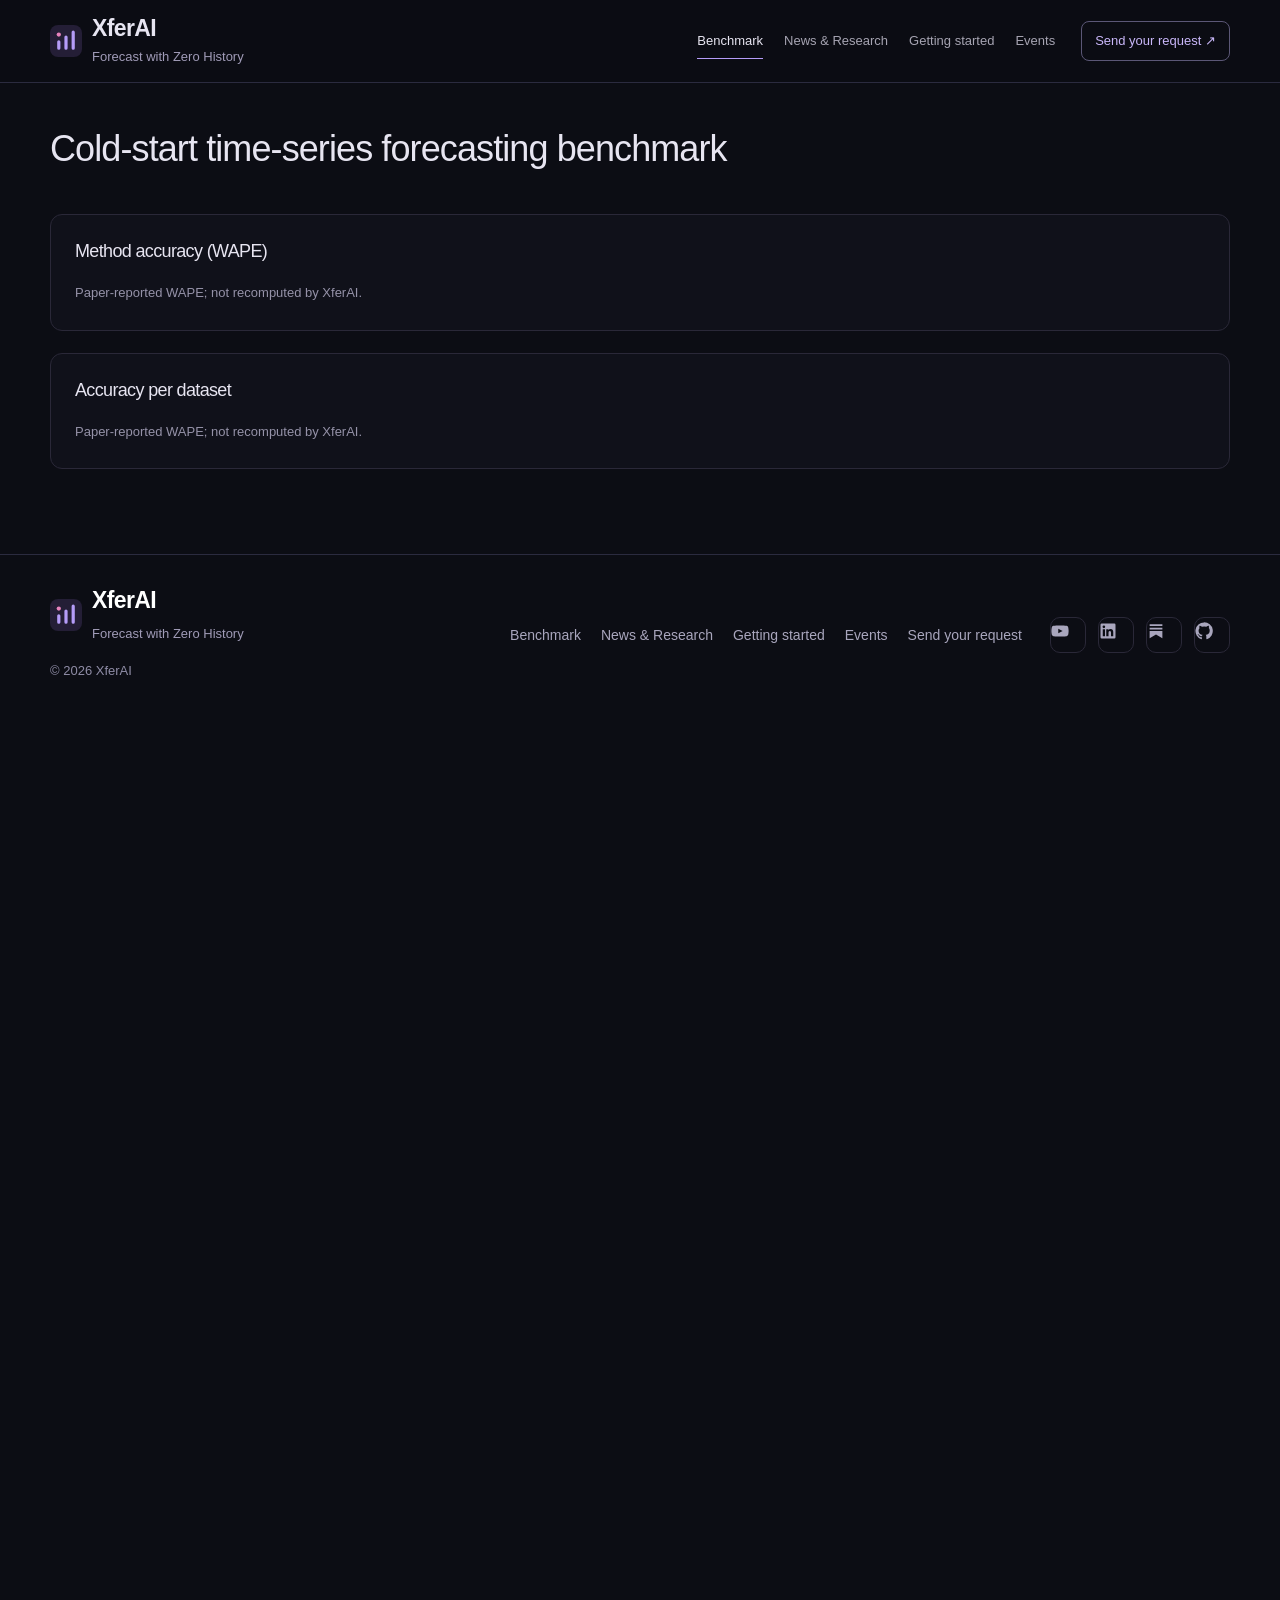
<file: datasets/index.html>
<!doctype html><html lang="en"><head><meta charset="utf-8"><title>Moved | XferAI</title><meta http-equiv="refresh" content="0; url=/benchmark/"><link rel="canonical" href="https://xferai.app/benchmark/"><meta name="robots" content="noindex"></head><body><p>Moved: <a href="/benchmark/">continue</a>.</p></body></html>
</file>
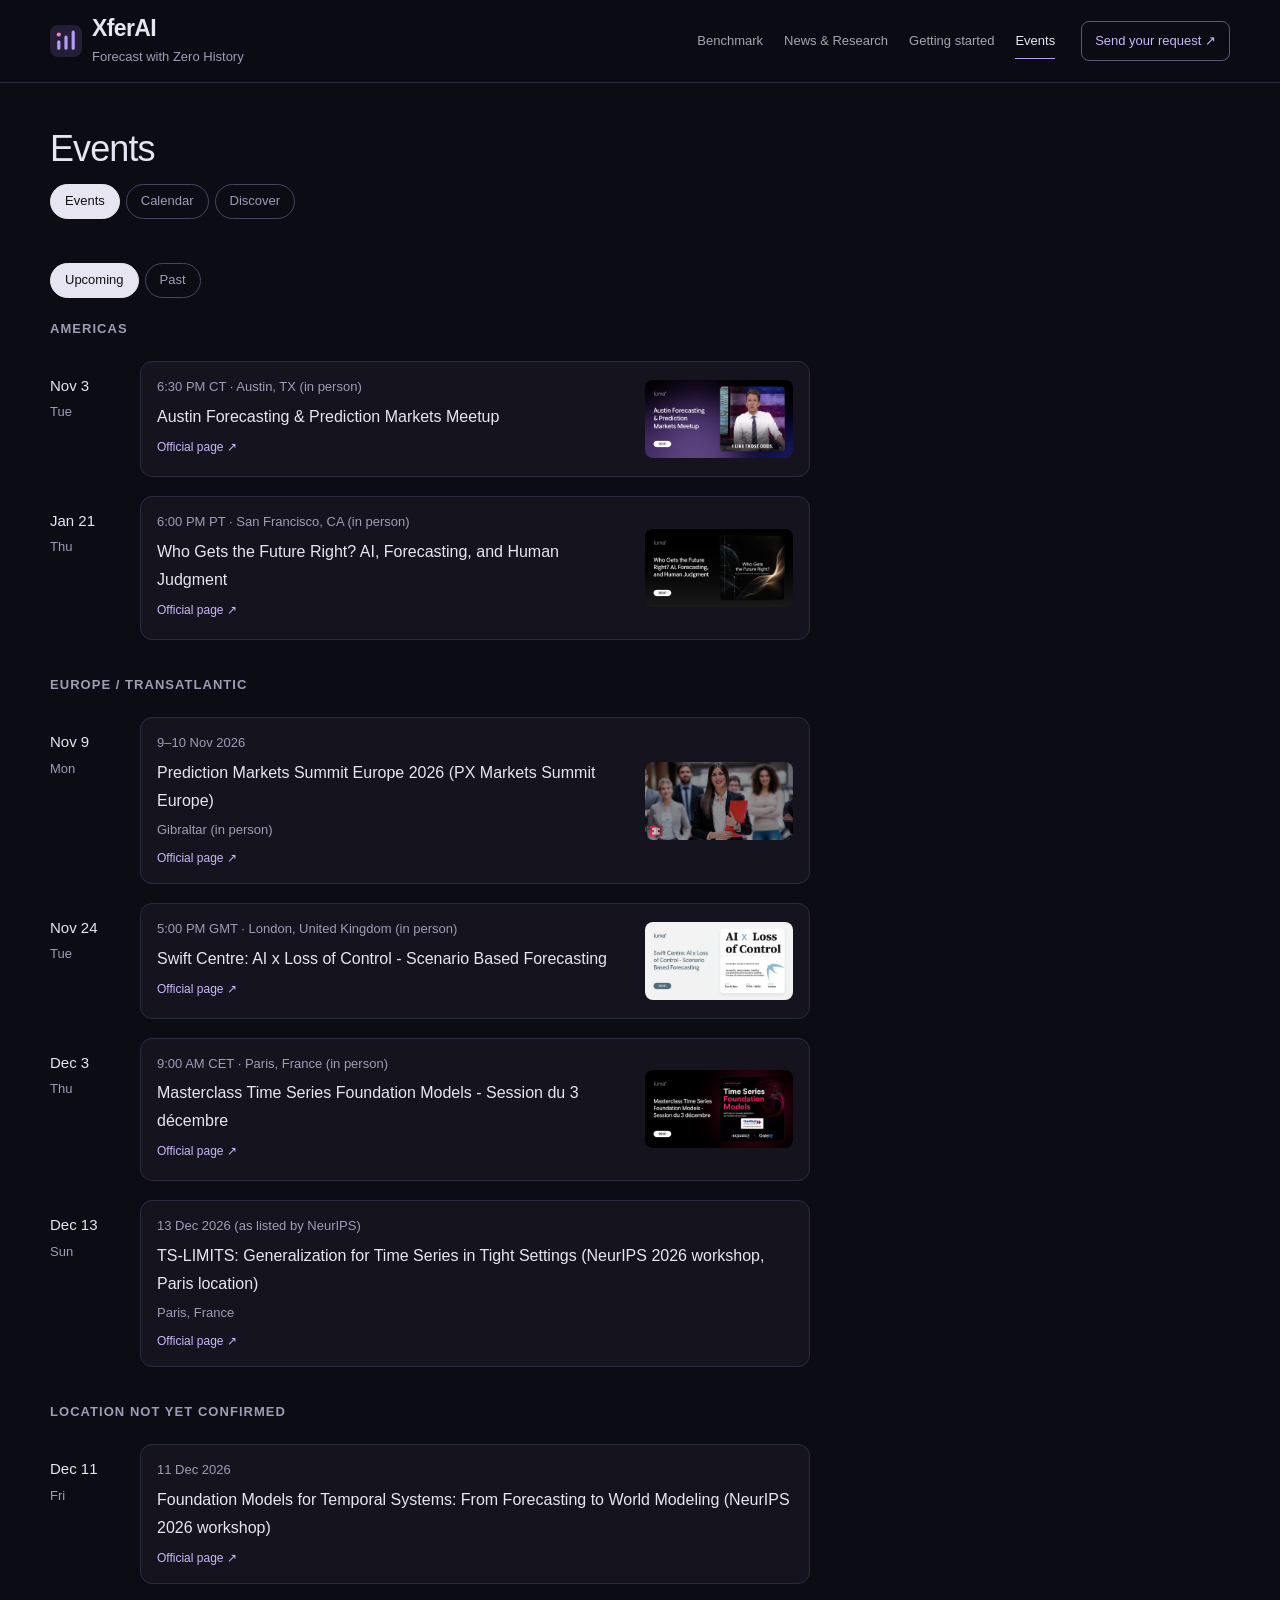
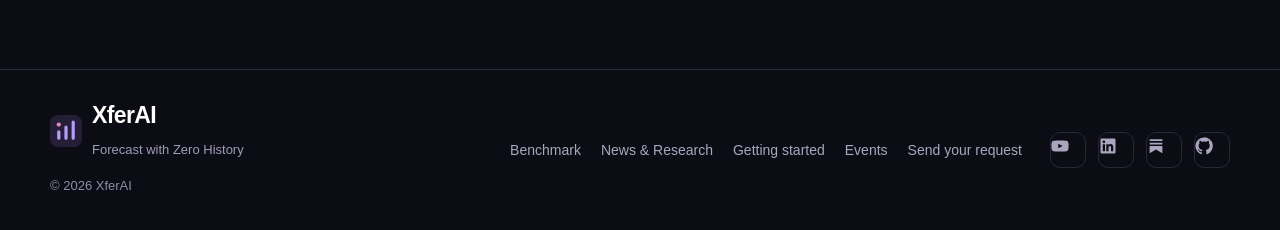
<file: events/index.html>
<!doctype html>
<html lang="en"><head><meta charset="utf-8"><meta name="viewport" content="width=device-width,initial-scale=1">
<meta name="description" content="Compare forecasting methods for new products with no or limited sales history.">
<meta name="theme-color" content="#0c0d14"><title>Events | XferAI</title>
<meta property="og:site_name" content="XferAI"><meta property="og:type" content="website"><meta property="og:title" content="Events | XferAI"><meta property="og:description" content="Cold-start time-series forecasting: forecast with zero history."><meta property="og:url" content="https://xferai.app/events/"><meta property="og:image" content="https://xferai.app/assets/og.png"><meta name="twitter:card" content="summary_large_image"><link rel="canonical" href="https://xferai.app/events/"><link rel="apple-touch-icon" href="/assets/og.png"><link rel="icon" href="/assets/mark.svg" type="image/svg+xml"><link rel="stylesheet" href="/assets/style.css?v=2f397e68ce03">
<script src="/assets/hub-app.js?v=1c300732d408" defer></script><script src="/assets/events.js?v=1" defer></script></head>
<body data-page="events-lean"><a class="skip" href="#main">Skip to content</a>
<header class="site-header"><div class="wrap nav-wrap">
<a class="brand" href="/" aria-label="XferAI home"><img src="/assets/mark.svg" width="33" height="33" alt=""><span>XferAI<small>Forecast with Zero History</small></span></a>
<button id="menu-toggle" class="menu-toggle" aria-expanded="false" aria-controls="main-nav">Menu ☰</button>
<nav id="main-nav" aria-label="Main navigation"><a href="/benchmark/">Benchmark</a><a href="/news/">News &amp; Research</a><a href="/getting-started/">Getting started</a><a href="/events/" aria-current="page">Events</a><a class="nav-mobile-only" href="/contact/">Send your request</a></nav><a class="nav-cta" href="/contact/">Send your request ↗</a></div></header>
<main id="main"><section class="compact-hero wrap ev-hero"><h1>Events</h1><div class="ev-tabs" role="tablist"><button role="tab" class="ev-tab is-on" data-view="list" aria-selected="true">Events</button><button role="tab" class="ev-tab" data-view="cal" aria-selected="false">Calendar</button><button role="tab" class="ev-tab" data-view="disc" aria-selected="false">Discover</button></div></section><section class="section wrap ev-page"><div class="ev-view" data-view="list"><div class="ev-seg"><button class="ev-seg-b is-on" data-when="up">Upcoming</button><button class="ev-seg-b" data-when="past">Past</button></div><div class="ev-list" data-when="up"><h2 class="ev-region">Americas</h2><ol class="ev-group"><li class="ev-row" data-topics="Prediction markets" data-text="austin forecasting &amp; prediction markets meetup austin, tx (in person) prediction markets"><div class="ev-date"><strong>Nov 3</strong><span>Tue</span></div><a class="ev-card has-img" href="https://luma.com/rmp9ct32" target="_blank" rel="noopener noreferrer"><span class="ev-time">6:30 PM CT · Austin, TX (in person)</span><strong class="ev-title">Austin Forecasting &amp; Prediction Markets Meetup</strong><span class="ev-link">Official page ↗</span><img class="ev-img" src="/assets/events/e01.jpg" alt="" loading="lazy" decoding="async"></a></li><li class="ev-row" data-topics="AI safety" data-text="who gets the future right? ai, forecasting, and human judgment san francisco, ca (in person) ai safety"><div class="ev-date"><strong>Jan 21</strong><span>Thu</span></div><a class="ev-card has-img" href="https://luma.com/0xb58ma6" target="_blank" rel="noopener noreferrer"><span class="ev-time">6:00 PM PT · San Francisco, CA (in person)</span><strong class="ev-title">Who Gets the Future Right? AI, Forecasting, and Human Judgment</strong><span class="ev-link">Official page ↗</span><img class="ev-img" src="/assets/events/e07.jpg" alt="" loading="lazy" decoding="async"></a></li></ol><h2 class="ev-region">Europe / TransAtlantic</h2><ol class="ev-group"><li class="ev-row" data-topics="Prediction markets" data-text="prediction markets summit europe 2026 (px markets summit europe) gibraltar (in person) prediction markets"><div class="ev-date"><strong>Nov 9</strong><span>Mon</span></div><a class="ev-card has-img" href="https://www.eventus-international.com/pm-europe" target="_blank" rel="noopener noreferrer"><span class="ev-time">9–10 Nov 2026</span><strong class="ev-title">Prediction Markets Summit Europe 2026 (PX Markets Summit Europe)</strong><span class="ev-loc">Gibraltar (in person)</span><span class="ev-link">Official page ↗</span><img class="ev-img" src="/assets/events/e02.png" alt="" loading="lazy" decoding="async"></a></li><li class="ev-row" data-topics="AI safety" data-text="swift centre: ai x loss of control - scenario based forecasting london, united kingdom (in person) ai safety"><div class="ev-date"><strong>Nov 24</strong><span>Tue</span></div><a class="ev-card has-img" href="https://luma.com/e2tqel3t" target="_blank" rel="noopener noreferrer"><span class="ev-time">5:00 PM GMT · London, United Kingdom (in person)</span><strong class="ev-title">Swift Centre: AI x Loss of Control - Scenario Based Forecasting</strong><span class="ev-link">Official page ↗</span><img class="ev-img" src="/assets/events/e03.jpg" alt="" loading="lazy" decoding="async"></a></li><li class="ev-row" data-topics="Time-series forecasting" data-text="masterclass time series foundation models - session du 3 décembre paris, france (in person) time-series forecasting"><div class="ev-date"><strong>Dec 3</strong><span>Thu</span></div><a class="ev-card has-img" href="https://luma.com/1piduyba" target="_blank" rel="noopener noreferrer"><span class="ev-time">9:00 AM CET · Paris, France (in person)</span><strong class="ev-title">Masterclass Time Series Foundation Models - Session du 3 décembre</strong><span class="ev-link">Official page ↗</span><img class="ev-img" src="/assets/events/e04.jpg" alt="" loading="lazy" decoding="async"></a></li><li class="ev-row" data-topics="Time-series forecasting" data-text="ts-limits: generalization for time series in tight settings (neurips 2026 workshop, paris location) paris, france time-series forecasting"><div class="ev-date"><strong>Dec 13</strong><span>Sun</span></div><a class="ev-card" href="https://neurips.cc/virtual/2026/loc/paris/events/workshop" target="_blank" rel="noopener noreferrer"><span class="ev-time">13 Dec 2026 (as listed by NeurIPS)</span><strong class="ev-title">TS-LIMITS: Generalization for Time Series in Tight Settings (NeurIPS 2026 workshop, Paris location)</strong><span class="ev-loc">Paris, France</span><span class="ev-link">Official page ↗</span></a></li></ol><h2 class="ev-region">Location not yet confirmed</h2><ol class="ev-group"><li class="ev-row" data-topics="Time-series forecasting" data-text="foundation models for temporal systems: from forecasting to world modeling (neurips 2026 workshop)  time-series forecasting"><div class="ev-date"><strong>Dec 11</strong><span>Fri</span></div><a class="ev-card" href="https://neurips.cc/virtual/2026/events/workshop" target="_blank" rel="noopener noreferrer"><span class="ev-time">11 Dec 2026</span><strong class="ev-title">Foundation Models for Temporal Systems: From Forecasting to World Modeling (NeurIPS 2026 workshop)</strong><span class="ev-link">Official page ↗</span></a></li></ol></div><div class="ev-list" data-when="past" hidden><p class="fine-print">No past events in the last 30 days.</p></div></div><div class="ev-view" data-view="cal" hidden><div class="ev-cal"><div class="ev-month"><h3>November 2026</h3><div class="ev-grid"><span class="ev-dow">M</span><span class="ev-dow">T</span><span class="ev-dow">W</span><span class="ev-dow">T</span><span class="ev-dow">F</span><span class="ev-dow">S</span><span class="ev-dow">S</span><span class="ev-day ev-out"></span><span class="ev-day ev-out"></span><span class="ev-day ev-out"></span><span class="ev-day ev-out"></span><span class="ev-day ev-out"></span><span class="ev-day ev-out"></span><span class="ev-day">1</span><span class="ev-day">2</span><a class="ev-day ev-has" href="https://luma.com/rmp9ct32" target="_blank" rel="noopener noreferrer" title="Austin Forecasting &amp; Prediction Markets Meetup" aria-label="03 November: Austin Forecasting &amp; Prediction Markets Meetup">3</a><span class="ev-day">4</span><span class="ev-day">5</span><span class="ev-day">6</span><span class="ev-day">7</span><span class="ev-day">8</span><a class="ev-day ev-has" href="https://www.eventus-international.com/pm-europe" target="_blank" rel="noopener noreferrer" title="Prediction Markets Summit Europe 2026 (PX Markets Summit Europe)" aria-label="09 November: Prediction Markets Summit Europe 2026 (PX Markets Summit Europe)">9</a><span class="ev-day">10</span><span class="ev-day">11</span><span class="ev-day">12</span><span class="ev-day">13</span><span class="ev-day">14</span><span class="ev-day">15</span><span class="ev-day">16</span><span class="ev-day">17</span><span class="ev-day">18</span><span class="ev-day">19</span><span class="ev-day">20</span><span class="ev-day">21</span><span class="ev-day">22</span><span class="ev-day">23</span><a class="ev-day ev-has" href="https://luma.com/e2tqel3t" target="_blank" rel="noopener noreferrer" title="Swift Centre: AI x Loss of Control - Scenario Based Forecasting" aria-label="24 November: Swift Centre: AI x Loss of Control - Scenario Based Forecasting">24</a><span class="ev-day">25</span><span class="ev-day">26</span><span class="ev-day">27</span><span class="ev-day">28</span><span class="ev-day">29</span><span class="ev-day">30</span><span class="ev-day ev-out"></span><span class="ev-day ev-out"></span><span class="ev-day ev-out"></span><span class="ev-day ev-out"></span><span class="ev-day ev-out"></span><span class="ev-day ev-out"></span></div></div><div class="ev-month"><h3>December 2026</h3><div class="ev-grid"><span class="ev-dow">M</span><span class="ev-dow">T</span><span class="ev-dow">W</span><span class="ev-dow">T</span><span class="ev-dow">F</span><span class="ev-dow">S</span><span class="ev-dow">S</span><span class="ev-day ev-out"></span><span class="ev-day">1</span><span class="ev-day">2</span><a class="ev-day ev-has" href="https://luma.com/1piduyba" target="_blank" rel="noopener noreferrer" title="Masterclass Time Series Foundation Models - Session du 3 décembre" aria-label="03 December: Masterclass Time Series Foundation Models - Session du 3 décembre">3</a><span class="ev-day">4</span><span class="ev-day">5</span><span class="ev-day">6</span><span class="ev-day">7</span><span class="ev-day">8</span><span class="ev-day">9</span><span class="ev-day">10</span><a class="ev-day ev-has" href="https://neurips.cc/virtual/2026/events/workshop" target="_blank" rel="noopener noreferrer" title="Foundation Models for Temporal Systems: From Forecasting to World Modeling (NeurIPS 2026 workshop)" aria-label="11 December: Foundation Models for Temporal Systems: From Forecasting to World Modeling (NeurIPS 2026 workshop)">11</a><span class="ev-day">12</span><a class="ev-day ev-has" href="https://neurips.cc/virtual/2026/loc/paris/events/workshop" target="_blank" rel="noopener noreferrer" title="TS-LIMITS: Generalization for Time Series in Tight Settings (NeurIPS 2026 workshop, Paris location)" aria-label="13 December: TS-LIMITS: Generalization for Time Series in Tight Settings (NeurIPS 2026 workshop, Paris location)">13</a><span class="ev-day">14</span><span class="ev-day">15</span><span class="ev-day">16</span><span class="ev-day">17</span><span class="ev-day">18</span><span class="ev-day">19</span><span class="ev-day">20</span><span class="ev-day">21</span><span class="ev-day">22</span><span class="ev-day">23</span><span class="ev-day">24</span><span class="ev-day">25</span><span class="ev-day">26</span><span class="ev-day">27</span><span class="ev-day">28</span><span class="ev-day">29</span><span class="ev-day">30</span><span class="ev-day">31</span><span class="ev-day ev-out"></span><span class="ev-day ev-out"></span><span class="ev-day ev-out"></span></div></div><div class="ev-month"><h3>January 2027</h3><div class="ev-grid"><span class="ev-dow">M</span><span class="ev-dow">T</span><span class="ev-dow">W</span><span class="ev-dow">T</span><span class="ev-dow">F</span><span class="ev-dow">S</span><span class="ev-dow">S</span><span class="ev-day ev-out"></span><span class="ev-day ev-out"></span><span class="ev-day ev-out"></span><span class="ev-day ev-out"></span><span class="ev-day">1</span><span class="ev-day">2</span><span class="ev-day">3</span><span class="ev-day">4</span><span class="ev-day">5</span><span class="ev-day">6</span><span class="ev-day">7</span><span class="ev-day">8</span><span class="ev-day">9</span><span class="ev-day">10</span><span class="ev-day">11</span><span class="ev-day">12</span><span class="ev-day">13</span><span class="ev-day">14</span><span class="ev-day">15</span><span class="ev-day">16</span><span class="ev-day">17</span><span class="ev-day">18</span><span class="ev-day">19</span><span class="ev-day">20</span><a class="ev-day ev-has" href="https://luma.com/0xb58ma6" target="_blank" rel="noopener noreferrer" title="Who Gets the Future Right? AI, Forecasting, and Human Judgment" aria-label="21 January: Who Gets the Future Right? AI, Forecasting, and Human Judgment">21</a><span class="ev-day">22</span><span class="ev-day">23</span><span class="ev-day">24</span><span class="ev-day">25</span><span class="ev-day">26</span><span class="ev-day">27</span><span class="ev-day">28</span><span class="ev-day">29</span><span class="ev-day">30</span><span class="ev-day">31</span></div></div></div></div><div class="ev-view" data-view="disc" hidden><label class="feed-search"><span class="sr-only">Search events</span><input id="ev-search" type="search" placeholder="Search events…" autocomplete="off"></label><div class="ev-chips"><button class="ev-chip" data-topic="Time-series forecasting" aria-pressed="false">Time-series forecasting</button><button class="ev-chip" data-topic="Cold-start" aria-pressed="false">Cold-start</button><button class="ev-chip" data-topic="AI safety" aria-pressed="false">AI safety</button><button class="ev-chip" data-topic="Explainability" aria-pressed="false">Explainability</button><button class="ev-chip" data-topic="Prediction markets" aria-pressed="false">Prediction markets</button></div><ol class="ev-list ev-results"></ol><p id="ev-empty" class="fine-print" hidden>No listed events match. Try searching elsewhere:</p><h3 class="ev-h3">Search elsewhere</h3><div class="ev-ext"><div class="ev-ext-row"><span>Time-series forecasting</span><span class="ev-ext-links"><a class="ev-out" href="https://luma.com/discover" target="_blank" rel="noopener noreferrer">Luma ↗</a><a class="ev-out" href="https://www.meetup.com/find/?keywords=time-series%20forecasting%20events" target="_blank" rel="noopener noreferrer">Meetup ↗</a><a class="ev-out" href="https://x.com/search?q=time-series%20forecasting%20events&amp;f=live" target="_blank" rel="noopener noreferrer">X ↗</a><a class="ev-out" href="https://www.linkedin.com/search/results/events/?keywords=time-series%20forecasting%20events" target="_blank" rel="noopener noreferrer">LinkedIn ↗</a></span></div><div class="ev-ext-row"><span>Cold-start</span><span class="ev-ext-links"><a class="ev-out" href="https://luma.com/discover" target="_blank" rel="noopener noreferrer">Luma ↗</a><a class="ev-out" href="https://www.meetup.com/find/?keywords=cold-start%20forecasting" target="_blank" rel="noopener noreferrer">Meetup ↗</a><a class="ev-out" href="https://x.com/search?q=cold-start%20forecasting&amp;f=live" target="_blank" rel="noopener noreferrer">X ↗</a><a class="ev-out" href="https://www.linkedin.com/search/results/events/?keywords=cold-start%20forecasting" target="_blank" rel="noopener noreferrer">LinkedIn ↗</a></span></div><div class="ev-ext-row"><span>AI safety</span><span class="ev-ext-links"><a class="ev-out" href="https://luma.com/discover" target="_blank" rel="noopener noreferrer">Luma ↗</a><a class="ev-out" href="https://www.meetup.com/find/?keywords=ai%20safety%20events" target="_blank" rel="noopener noreferrer">Meetup ↗</a><a class="ev-out" href="https://x.com/search?q=ai%20safety%20events&amp;f=live" target="_blank" rel="noopener noreferrer">X ↗</a><a class="ev-out" href="https://www.linkedin.com/search/results/events/?keywords=ai%20safety%20events" target="_blank" rel="noopener noreferrer">LinkedIn ↗</a></span></div><div class="ev-ext-row"><span>Explainability</span><span class="ev-ext-links"><a class="ev-out" href="https://luma.com/discover" target="_blank" rel="noopener noreferrer">Luma ↗</a><a class="ev-out" href="https://www.meetup.com/find/?keywords=explainability%20events" target="_blank" rel="noopener noreferrer">Meetup ↗</a><a class="ev-out" href="https://x.com/search?q=explainability%20events&amp;f=live" target="_blank" rel="noopener noreferrer">X ↗</a><a class="ev-out" href="https://www.linkedin.com/search/results/events/?keywords=explainability%20events" target="_blank" rel="noopener noreferrer">LinkedIn ↗</a></span></div><div class="ev-ext-row"><span>Prediction markets</span><span class="ev-ext-links"><a class="ev-out" href="https://luma.com/discover" target="_blank" rel="noopener noreferrer">Luma ↗</a><a class="ev-out" href="https://www.meetup.com/find/?keywords=prediction%20markets%20events" target="_blank" rel="noopener noreferrer">Meetup ↗</a><a class="ev-out" href="https://x.com/search?q=prediction%20markets%20events&amp;f=live" target="_blank" rel="noopener noreferrer">X ↗</a><a class="ev-out" href="https://www.linkedin.com/search/results/events/?keywords=prediction%20markets%20events" target="_blank" rel="noopener noreferrer">LinkedIn ↗</a></span></div></div><p class="fine-print">External searches open on each site; X and LinkedIn may ask you to sign in. Results there are not checked by XferAI.</p></div></section></main>
<footer class="site-footer"><div class="wrap footer-grid"><div><a class="brand footer-logo" href="https://xferai.app/" aria-label="XferAI home"><img src="/assets/mark.svg" width="33" height="33" alt=""><span>XferAI<small>Forecast with Zero History</small></span></a><p class="footer-copy">© 2026 XferAI</p></div><nav class="footer-links" aria-label="Footer"><a href="/benchmark/">Benchmark</a><a href="/news/">News &amp; Research</a><a href="/getting-started/">Getting started</a><a href="/events/">Events</a><a href="/contact/">Send your request</a></nav><div class="footer-social"><a href="https://www.youtube.com/@raghavchalapathy" aria-label="Raghav Chalapathy on YouTube (opens in a new tab)" title="YouTube" target="_blank" rel="noopener noreferrer"><svg viewBox="0 0 24 24" aria-hidden="true"><path d="M23 7.2a3 3 0 0 0-2.1-2.1C19 4.6 12 4.6 12 4.6s-7 0-8.9.5A3 3 0 0 0 1 7.2 31 31 0 0 0 .5 12a31 31 0 0 0 .5 4.8 3 3 0 0 0 2.1 2.1c1.9.5 8.9.5 8.9.5s7 0 8.9-.5a3 3 0 0 0 2.1-2.1 31 31 0 0 0 .5-4.8 31 31 0 0 0-.5-4.8zM9.7 15.1V8.9l5.8 3.1z"/></svg></a><a href="https://www.linkedin.com/in/raghav-chalapathy-phd-80984117/" aria-label="Raghav Chalapathy on LinkedIn (opens in a new tab)" title="LinkedIn" target="_blank" rel="noopener noreferrer"><svg viewBox="0 0 24 24" aria-hidden="true"><path d="M20.4 2H3.6A1.6 1.6 0 0 0 2 3.6v16.8A1.6 1.6 0 0 0 3.6 22h16.8a1.6 1.6 0 0 0 1.6-1.6V3.6A1.6 1.6 0 0 0 20.4 2zM8 19H5V9.5h3zM6.5 8.2a1.7 1.7 0 1 1 0-3.5 1.7 1.7 0 0 1 0 3.5zM19 19h-3v-4.6c0-1.1 0-2.5-1.5-2.5s-1.8 1.2-1.8 2.4V19h-3V9.5h2.9v1.3a3.2 3.2 0 0 1 2.8-1.6c3 0 3.6 2 3.6 4.6z"/></svg></a><a href="https://appliedaifab.substack.com/" aria-label="Applied AI Fab on Substack (opens in a new tab)" title="Substack" target="_blank" rel="noopener noreferrer"><svg viewBox="0 0 24 24" aria-hidden="true"><path d="M3.5 3h17v2.4h-17zm0 4.5h17v2.4h-17zM3.5 12h17v9.5l-8.5-4.8-8.5 4.8z"/></svg></a><a href="https://github.com/raghavchalapathy/XferAI-Bench" aria-label="XferAI-Bench on GitHub" title="GitHub"><svg viewBox="0 0 24 24" aria-hidden="true"><path d="M12 .5a11.5 11.5 0 0 0-3.6 22.4c.6.1.8-.3.8-.6v-2c-3.2.7-3.9-1.5-3.9-1.5-.5-1.3-1.3-1.7-1.3-1.7-1-.7.1-.7.1-.7 1.2.1 1.8 1.2 1.8 1.2 1 1.8 2.8 1.3 3.5 1 .1-.8.4-1.3.7-1.6-2.6-.3-5.3-1.3-5.3-5.7 0-1.3.5-2.3 1.2-3.1-.1-.3-.5-1.5.1-3.1 0 0 1-.3 3.2 1.2a11 11 0 0 1 5.8 0C17.3 4.6 18.3 5 18.3 5c.6 1.6.2 2.8.1 3.1.8.8 1.2 1.8 1.2 3.1 0 4.4-2.7 5.4-5.3 5.7.4.4.8 1.1.8 2.2v3.2c0 .3.2.7.8.6A11.5 11.5 0 0 0 12 .5z"/></svg></a></div></div></footer></body></html>
</file>
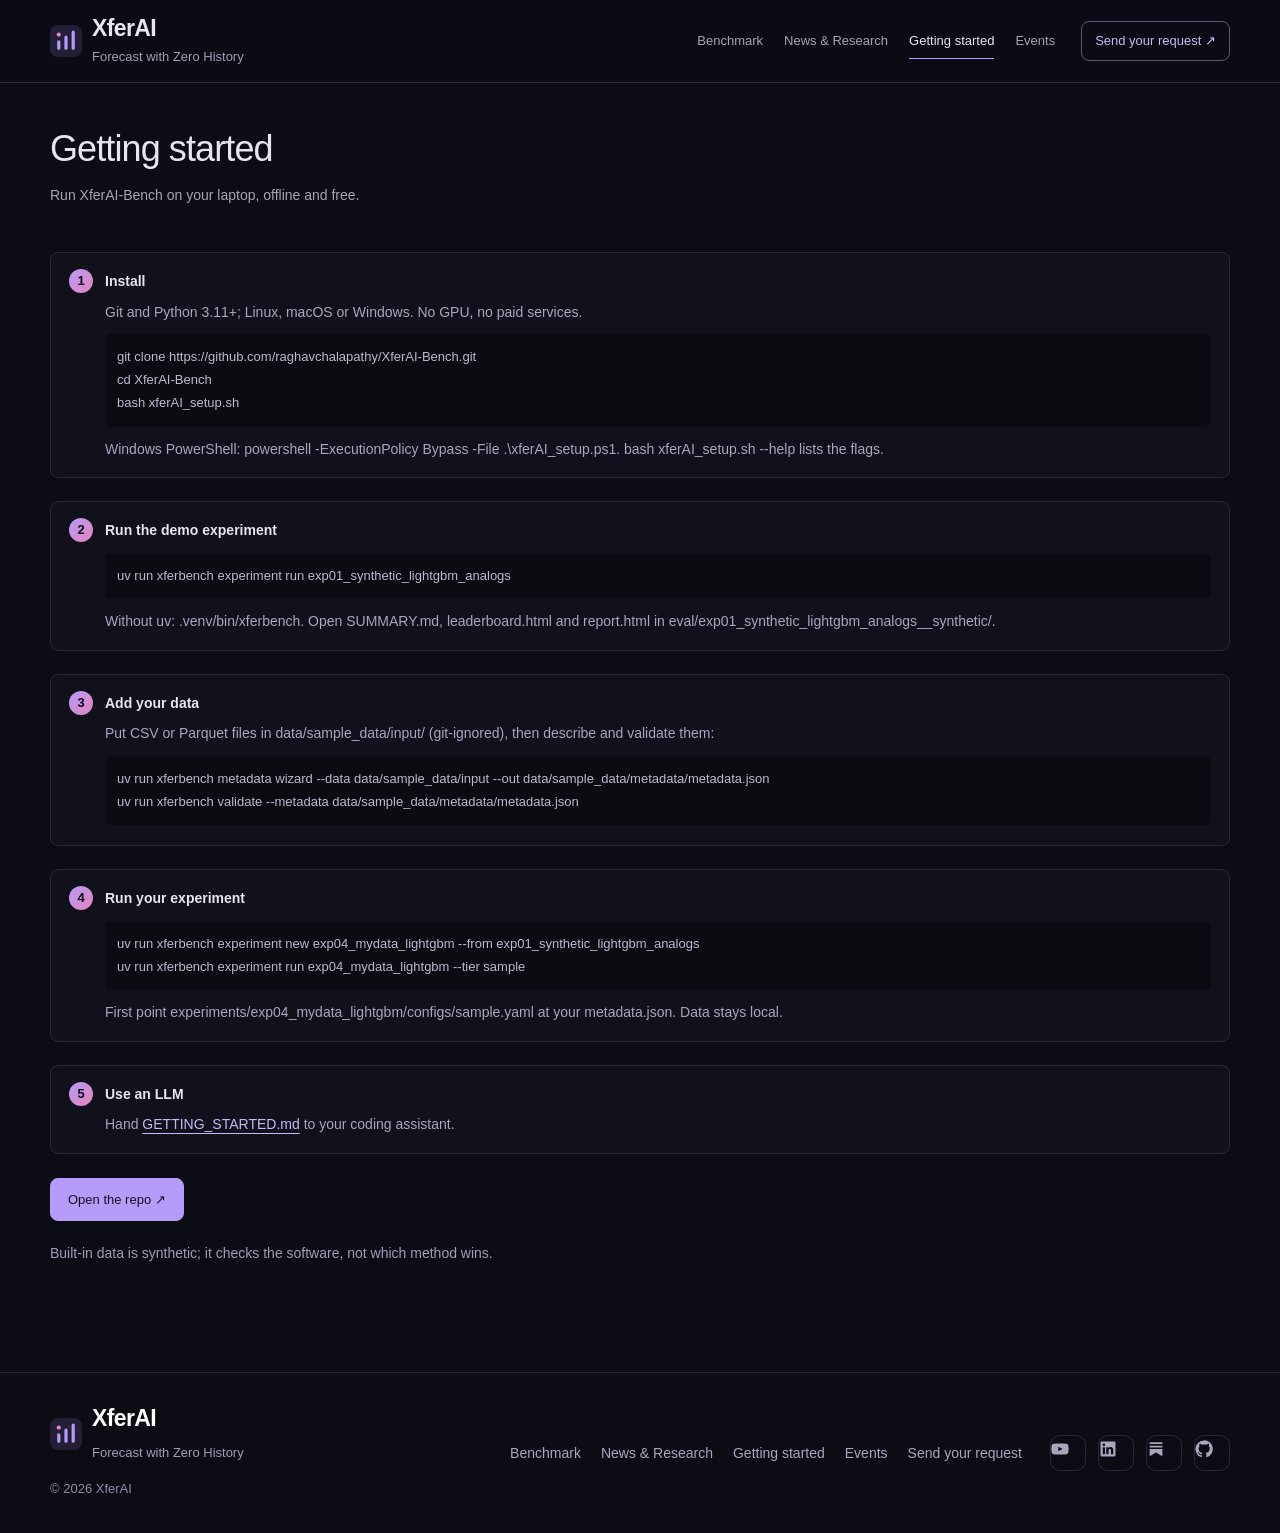
<file: getting-started/index.html>
<!doctype html>
<html lang="en"><head><meta charset="utf-8"><meta name="viewport" content="width=device-width,initial-scale=1">
<meta name="description" content="Compare forecasting methods for new products with no or limited sales history.">
<meta name="theme-color" content="#0c0d14"><title>Getting started | XferAI</title>
<meta property="og:site_name" content="XferAI"><meta property="og:type" content="website"><meta property="og:title" content="Getting started | XferAI"><meta property="og:description" content="Cold-start time-series forecasting: forecast with zero history."><meta property="og:url" content="https://xferai.app/getting-started/"><meta property="og:image" content="https://xferai.app/assets/og.png"><meta name="twitter:card" content="summary_large_image"><link rel="canonical" href="https://xferai.app/getting-started/"><link rel="apple-touch-icon" href="/assets/og.png"><link rel="icon" href="/assets/mark.svg" type="image/svg+xml"><link rel="stylesheet" href="/assets/style.css?v=2f397e68ce03">
<script src="/assets/hub-app.js?v=1c300732d408" defer></script></head>
<body data-page="start-lean"><a class="skip" href="#main">Skip to content</a>
<header class="site-header"><div class="wrap nav-wrap">
<a class="brand" href="/" aria-label="XferAI home"><img src="/assets/mark.svg" width="33" height="33" alt=""><span>XferAI<small>Forecast with Zero History</small></span></a>
<button id="menu-toggle" class="menu-toggle" aria-expanded="false" aria-controls="main-nav">Menu ☰</button>
<nav id="main-nav" aria-label="Main navigation"><a href="/benchmark/">Benchmark</a><a href="/news/">News &amp; Research</a><a href="/getting-started/" aria-current="page">Getting started</a><a href="/events/">Events</a><a class="nav-mobile-only" href="/contact/">Send your request</a></nav><a class="nav-cta" href="/contact/">Send your request ↗</a></div></header>
<main id="main"><section class="compact-hero wrap"><h1>Getting started</h1><p class="hero-copy">Run XferAI-Bench on your laptop, offline and free.</p></section><section class="section wrap lean-steps"><ol class="steps">
<li><strong>Install</strong><span>Git and Python 3.11+; Linux, macOS or Windows. No GPU, no paid services.</span><pre><code>git clone https://github.com/raghavchalapathy/XferAI-Bench.git
cd XferAI-Bench
bash xferAI_setup.sh</code></pre><span>Windows PowerShell: <code>powershell -ExecutionPolicy Bypass -File .\xferAI_setup.ps1</code>. <code>bash xferAI_setup.sh --help</code> lists the flags.</span></li>
<li><strong>Run the demo experiment</strong><pre><code>uv run xferbench experiment run exp01_synthetic_lightgbm_analogs</code></pre><span>Without uv: <code>.venv/bin/xferbench</code>. Open <code>SUMMARY.md</code>, <code>leaderboard.html</code> and <code>report.html</code> in <code>eval/exp01_synthetic_lightgbm_analogs__synthetic/</code>.</span></li>
<li><strong>Add your data</strong><span>Put CSV or Parquet files in <code>data/sample_data/input/</code> (git-ignored), then describe and validate them:</span><pre><code>uv run xferbench metadata wizard --data data/sample_data/input --out data/sample_data/metadata/metadata.json
uv run xferbench validate --metadata data/sample_data/metadata/metadata.json</code></pre></li>
<li><strong>Run your experiment</strong><pre><code>uv run xferbench experiment new exp04_mydata_lightgbm --from exp01_synthetic_lightgbm_analogs
uv run xferbench experiment run exp04_mydata_lightgbm --tier sample</code></pre><span>First point <code>experiments/exp04_mydata_lightgbm/configs/sample.yaml</code> at your <code>metadata.json</code>. Data stays local.</span></li>
<li><strong>Use an LLM</strong><span>Hand <a href="https://github.com/raghavchalapathy/XferAI-Bench/blob/main/GETTING_STARTED.md">GETTING_STARTED.md</a> to your coding assistant.</span></li>
</ol><p><a class="button primary" href="https://github.com/raghavchalapathy/XferAI-Bench">Open the repo ↗</a></p><p class="fine-print">Built-in data is synthetic; it checks the software, not which method wins.</p></section></main>
<footer class="site-footer"><div class="wrap footer-grid"><div><a class="brand footer-logo" href="https://xferai.app/" aria-label="XferAI home"><img src="/assets/mark.svg" width="33" height="33" alt=""><span>XferAI<small>Forecast with Zero History</small></span></a><p class="footer-copy">© 2026 XferAI</p></div><nav class="footer-links" aria-label="Footer"><a href="/benchmark/">Benchmark</a><a href="/news/">News &amp; Research</a><a href="/getting-started/">Getting started</a><a href="/events/">Events</a><a href="/contact/">Send your request</a></nav><div class="footer-social"><a href="https://www.youtube.com/@raghavchalapathy" aria-label="Raghav Chalapathy on YouTube (opens in a new tab)" title="YouTube" target="_blank" rel="noopener noreferrer"><svg viewBox="0 0 24 24" aria-hidden="true"><path d="M23 7.2a3 3 0 0 0-2.1-2.1C19 4.6 12 4.6 12 4.6s-7 0-8.9.5A3 3 0 0 0 1 7.2 31 31 0 0 0 .5 12a31 31 0 0 0 .5 4.8 3 3 0 0 0 2.1 2.1c1.9.5 8.9.5 8.9.5s7 0 8.9-.5a3 3 0 0 0 2.1-2.1 31 31 0 0 0 .5-4.8 31 31 0 0 0-.5-4.8zM9.7 15.1V8.9l5.8 3.1z"/></svg></a><a href="https://www.linkedin.com/in/raghav-chalapathy-phd-80984117/" aria-label="Raghav Chalapathy on LinkedIn (opens in a new tab)" title="LinkedIn" target="_blank" rel="noopener noreferrer"><svg viewBox="0 0 24 24" aria-hidden="true"><path d="M20.4 2H3.6A1.6 1.6 0 0 0 2 3.6v16.8A1.6 1.6 0 0 0 3.6 22h16.8a1.6 1.6 0 0 0 1.6-1.6V3.6A1.6 1.6 0 0 0 20.4 2zM8 19H5V9.5h3zM6.5 8.2a1.7 1.7 0 1 1 0-3.5 1.7 1.7 0 0 1 0 3.5zM19 19h-3v-4.6c0-1.1 0-2.5-1.5-2.5s-1.8 1.2-1.8 2.4V19h-3V9.5h2.9v1.3a3.2 3.2 0 0 1 2.8-1.6c3 0 3.6 2 3.6 4.6z"/></svg></a><a href="https://appliedaifab.substack.com/" aria-label="Applied AI Fab on Substack (opens in a new tab)" title="Substack" target="_blank" rel="noopener noreferrer"><svg viewBox="0 0 24 24" aria-hidden="true"><path d="M3.5 3h17v2.4h-17zm0 4.5h17v2.4h-17zM3.5 12h17v9.5l-8.5-4.8-8.5 4.8z"/></svg></a><a href="https://github.com/raghavchalapathy/XferAI-Bench" aria-label="XferAI-Bench on GitHub" title="GitHub"><svg viewBox="0 0 24 24" aria-hidden="true"><path d="M12 .5a11.5 11.5 0 0 0-3.6 22.4c.6.1.8-.3.8-.6v-2c-3.2.7-3.9-1.5-3.9-1.5-.5-1.3-1.3-1.7-1.3-1.7-1-.7.1-.7.1-.7 1.2.1 1.8 1.2 1.8 1.2 1 1.8 2.8 1.3 3.5 1 .1-.8.4-1.3.7-1.6-2.6-.3-5.3-1.3-5.3-5.7 0-1.3.5-2.3 1.2-3.1-.1-.3-.5-1.5.1-3.1 0 0 1-.3 3.2 1.2a11 11 0 0 1 5.8 0C17.3 4.6 18.3 5 18.3 5c.6 1.6.2 2.8.1 3.1.8.8 1.2 1.8 1.2 3.1 0 4.4-2.7 5.4-5.3 5.7.4.4.8 1.1.8 2.2v3.2c0 .3.2.7.8.6A11.5 11.5 0 0 0 12 .5z"/></svg></a></div></div></footer></body></html>
</file>
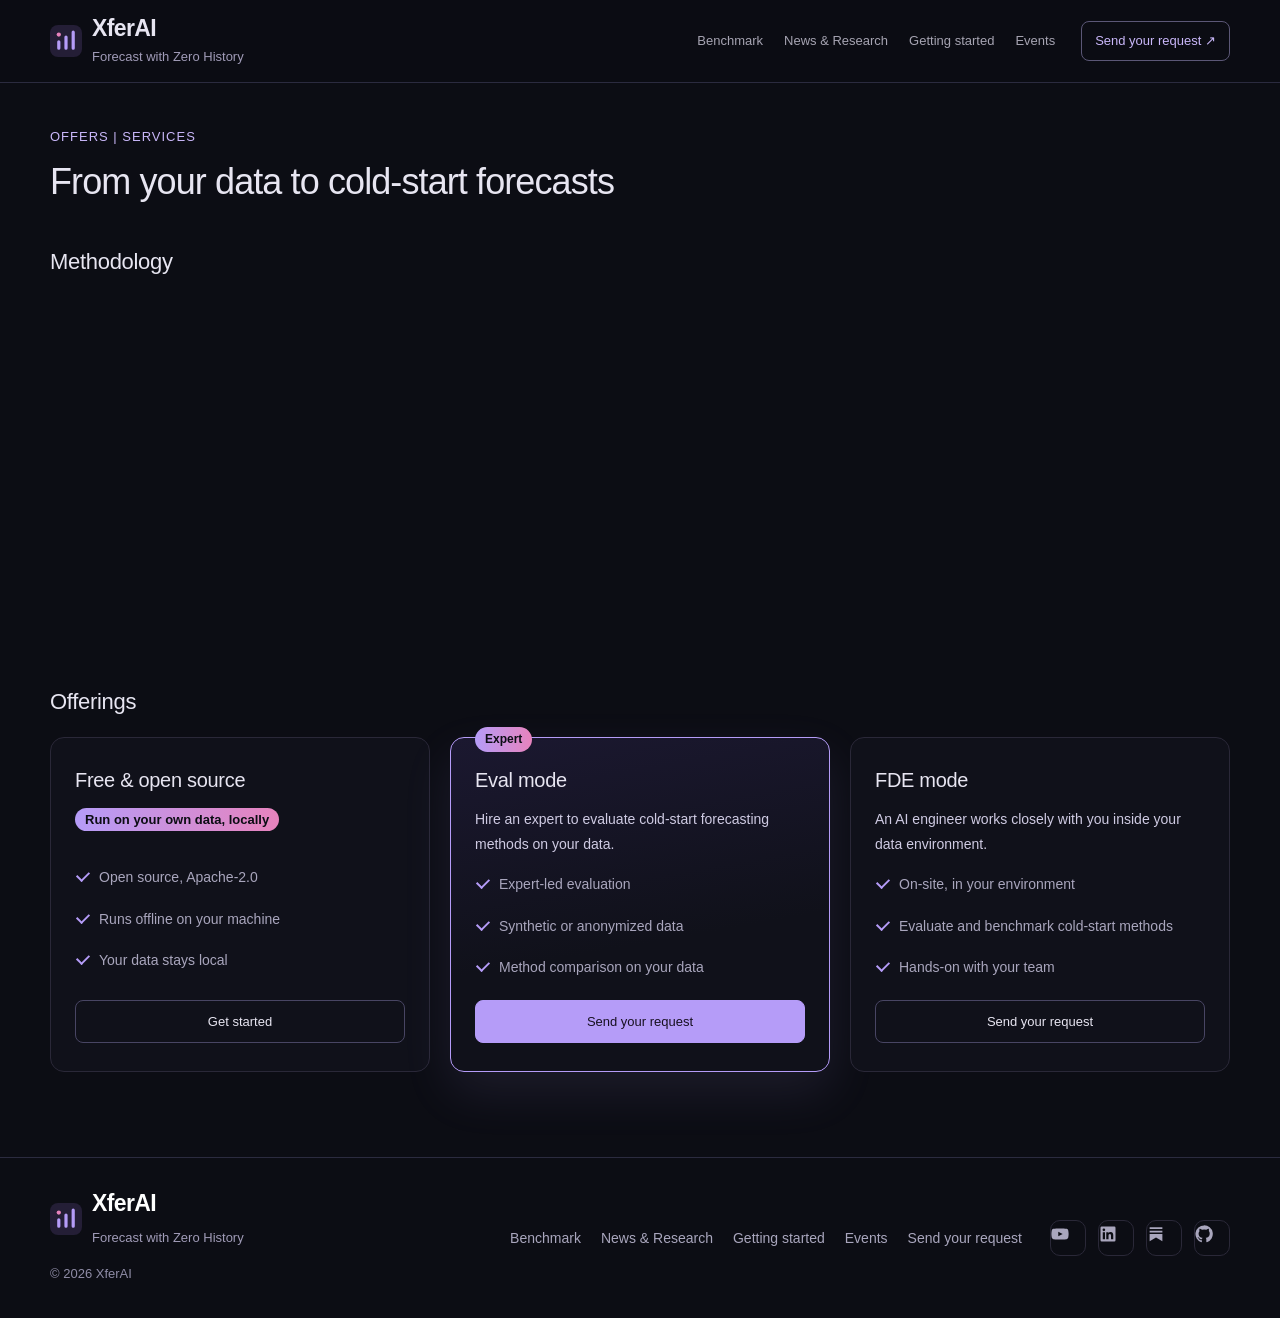
<file: offers/index.html>
<!doctype html><html lang="en"><head><meta charset="utf-8"><title>Moved | XferAI</title><meta http-equiv="refresh" content="0; url=/services/"><link rel="canonical" href="https://xferai.app/services/"><meta name="robots" content="noindex"></head><body><p>Moved: <a href="/services/">continue</a>.</p></body></html>
</file>
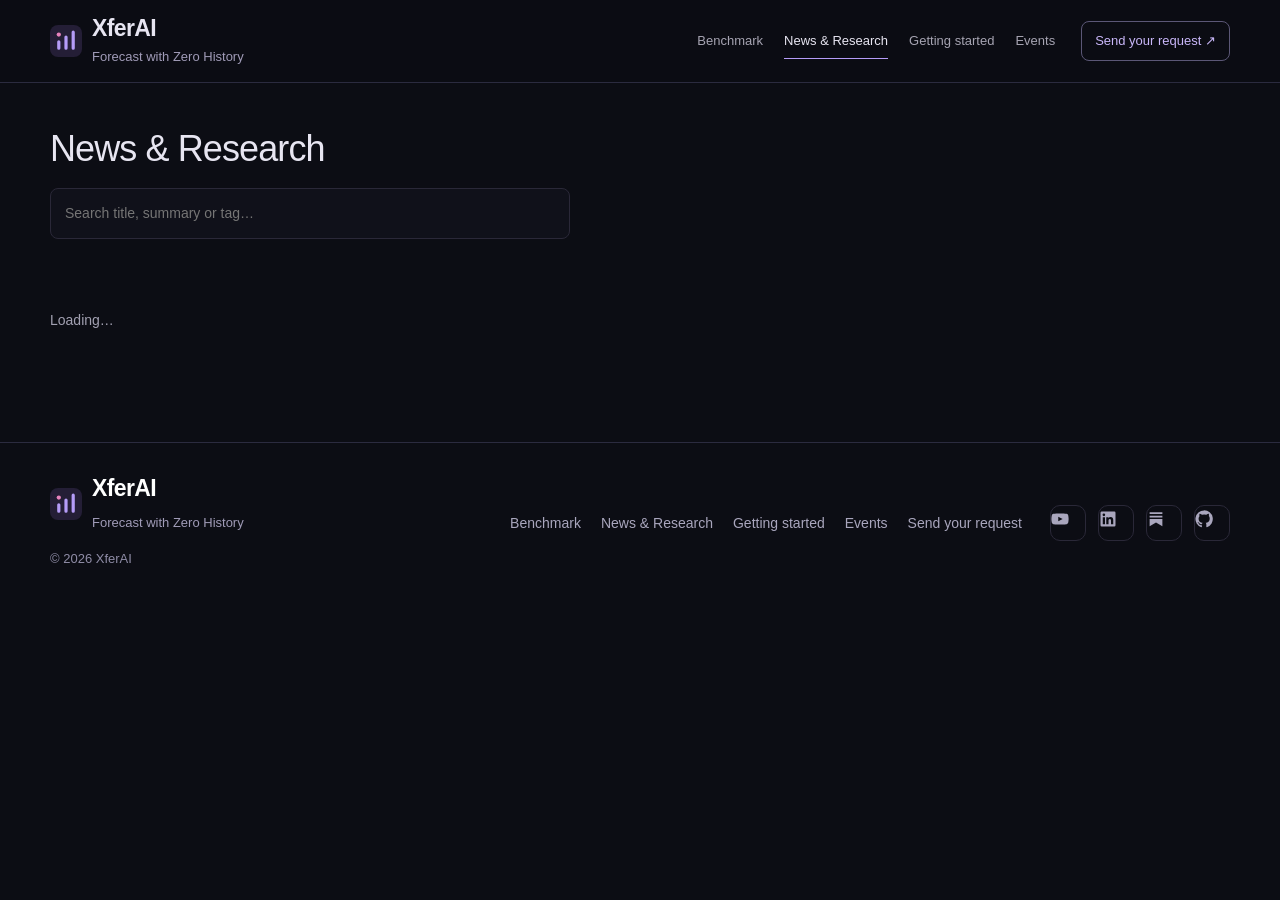
<file: research/index.html>
<!doctype html><html lang="en"><head><meta charset="utf-8"><title>Moved | XferAI</title><meta http-equiv="refresh" content="0; url=/news/"><link rel="canonical" href="https://xferai.app/news/"><meta name="robots" content="noindex"></head><body><p>Moved: <a href="/news/">continue</a>.</p></body></html>
</file>
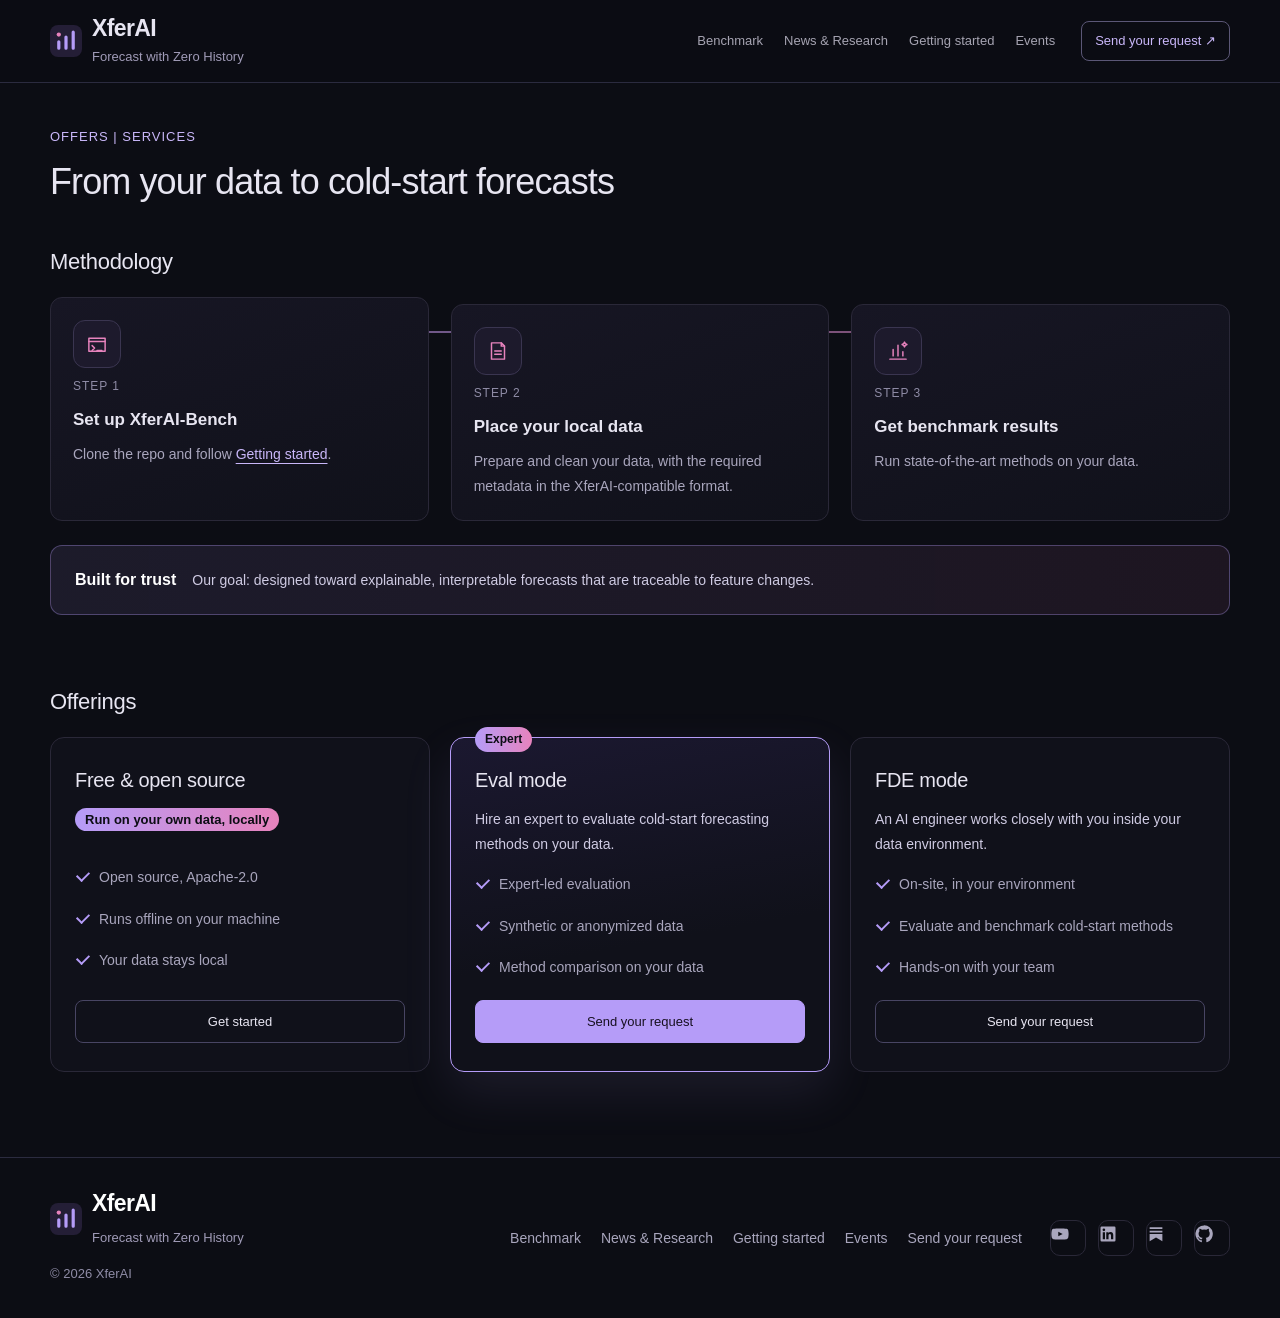
<file: services/index.html>
<!doctype html>
<html lang="en"><head><meta charset="utf-8"><meta name="viewport" content="width=device-width,initial-scale=1">
<meta name="description" content="Compare forecasting methods for new products with no or limited sales history.">
<meta name="theme-color" content="#0c0d14"><title>Offers | Services | XferAI</title>
<meta property="og:site_name" content="XferAI"><meta property="og:type" content="website"><meta property="og:title" content="Offers | Services | XferAI"><meta property="og:description" content="Cold-start time-series forecasting: forecast with zero history."><meta property="og:url" content="https://xferai.app/services/"><meta property="og:image" content="https://xferai.app/assets/og.png"><meta name="twitter:card" content="summary_large_image"><link rel="canonical" href="https://xferai.app/services/"><link rel="apple-touch-icon" href="/assets/og.png"><link rel="icon" href="/assets/mark.svg" type="image/svg+xml"><link rel="stylesheet" href="/assets/style.css?v=2f397e68ce03">
<script src="/assets/hub-app.js?v=1c300732d408" defer></script><script src="/assets/services.js?v=1" defer></script></head>
<body data-page="services-lean"><a class="skip" href="#main">Skip to content</a>
<header class="site-header"><div class="wrap nav-wrap">
<a class="brand" href="/" aria-label="XferAI home"><img src="/assets/mark.svg" width="33" height="33" alt=""><span>XferAI<small>Forecast with Zero History</small></span></a>
<button id="menu-toggle" class="menu-toggle" aria-expanded="false" aria-controls="main-nav">Menu ☰</button>
<nav id="main-nav" aria-label="Main navigation"><a href="/benchmark/">Benchmark</a><a href="/news/">News &amp; Research</a><a href="/getting-started/">Getting started</a><a href="/events/">Events</a><a class="nav-mobile-only" href="/contact/">Send your request</a></nav><a class="nav-cta" href="/contact/">Send your request ↗</a></div></header>
<main id="main"><section class="compact-hero wrap"><p class="eyebrow">OFFERS | SERVICES</p><h1>From your data to cold-start forecasts</h1></section><section class="section wrap"><h2 class="lean-h2 first">Methodology</h2><ol class="ms-steps"><li class="ms-step reveal-up" style="--d:1"><span class="ms-icon"><svg viewBox="0 0 32 32"><path d="M6 9h20v16H6z"/><path d="M6 13h20M10 18l3 3-3 3M16 24h6"/></svg></span><span class="ms-num">Step 1</span><strong>Set up XferAI-Bench</strong><span>Clone the repo and follow <a href="/getting-started/">Getting started</a>.</span></li><li class="ms-step reveal-up" style="--d:2"><span class="ms-icon"><svg viewBox="0 0 32 32"><path d="M8 6h12l4 4v16H8z"/><path d="M20 6v4h4M12 16h8M12 20h8"/></svg></span><span class="ms-num">Step 2</span><strong>Place your local data</strong><span>Prepare and clean your data, with the required metadata in the XferAI-compatible format.</span></li><li class="ms-step reveal-up" style="--d:3"><span class="ms-icon"><svg viewBox="0 0 32 32"><path d="M6 26h20M10 22V14M16 22V9M22 22v-5"/><path class="ms-spark" d="M24 5l1 2 2 1-2 1-1 2-1-2-2-1 2-1z"/></svg></span><span class="ms-num">Step 3</span><strong>Get benchmark results</strong><span>Run state-of-the-art methods on your data.</span></li></ol><div class="trust-banner reveal-up"><strong>Built for trust</strong><span>Our goal: designed toward explainable, interpretable forecasts that are traceable to feature changes.</span></div></section><section class="section wrap"><h2 class="lean-h2">Offerings</h2><div class="tiers"><div class="tier"><h3>Free &amp; open source</h3><p class="tier-value"><em class="svc-highlight">Run on your own data, locally</em></p><ul><li>Open source, Apache-2.0</li><li>Runs offline on your machine</li><li>Your data stays local</li></ul><a class="button secondary tier-cta" href="/getting-started/">Get started</a></div><div class="tier featured"><span class="tier-badge">Expert</span><h3>Eval mode</h3><p class="tier-value">Hire an expert to evaluate cold-start forecasting methods on your data.</p><ul><li>Expert-led evaluation</li><li>Synthetic or anonymized data</li><li>Method comparison on your data</li></ul><a class="button primary tier-cta" href="/contact/">Send your request</a></div><div class="tier"><h3>FDE mode</h3><p class="tier-value">An AI engineer works closely with you inside your data environment.</p><ul><li>On-site, in your environment</li><li>Evaluate and benchmark cold-start methods</li><li>Hands-on with your team</li></ul><a class="button secondary tier-cta" href="/contact/">Send your request</a></div></div></section></main>
<footer class="site-footer"><div class="wrap footer-grid"><div><a class="brand footer-logo" href="https://xferai.app/" aria-label="XferAI home"><img src="/assets/mark.svg" width="33" height="33" alt=""><span>XferAI<small>Forecast with Zero History</small></span></a><p class="footer-copy">© 2026 XferAI</p></div><nav class="footer-links" aria-label="Footer"><a href="/benchmark/">Benchmark</a><a href="/news/">News &amp; Research</a><a href="/getting-started/">Getting started</a><a href="/events/">Events</a><a href="/contact/">Send your request</a></nav><div class="footer-social"><a href="https://www.youtube.com/@raghavchalapathy" aria-label="Raghav Chalapathy on YouTube (opens in a new tab)" title="YouTube" target="_blank" rel="noopener noreferrer"><svg viewBox="0 0 24 24" aria-hidden="true"><path d="M23 7.2a3 3 0 0 0-2.1-2.1C19 4.6 12 4.6 12 4.6s-7 0-8.9.5A3 3 0 0 0 1 7.2 31 31 0 0 0 .5 12a31 31 0 0 0 .5 4.8 3 3 0 0 0 2.1 2.1c1.9.5 8.9.5 8.9.5s7 0 8.9-.5a3 3 0 0 0 2.1-2.1 31 31 0 0 0 .5-4.8 31 31 0 0 0-.5-4.8zM9.7 15.1V8.9l5.8 3.1z"/></svg></a><a href="https://www.linkedin.com/in/raghav-chalapathy-phd-80984117/" aria-label="Raghav Chalapathy on LinkedIn (opens in a new tab)" title="LinkedIn" target="_blank" rel="noopener noreferrer"><svg viewBox="0 0 24 24" aria-hidden="true"><path d="M20.4 2H3.6A1.6 1.6 0 0 0 2 3.6v16.8A1.6 1.6 0 0 0 3.6 22h16.8a1.6 1.6 0 0 0 1.6-1.6V3.6A1.6 1.6 0 0 0 20.4 2zM8 19H5V9.5h3zM6.5 8.2a1.7 1.7 0 1 1 0-3.5 1.7 1.7 0 0 1 0 3.5zM19 19h-3v-4.6c0-1.1 0-2.5-1.5-2.5s-1.8 1.2-1.8 2.4V19h-3V9.5h2.9v1.3a3.2 3.2 0 0 1 2.8-1.6c3 0 3.6 2 3.6 4.6z"/></svg></a><a href="https://appliedaifab.substack.com/" aria-label="Applied AI Fab on Substack (opens in a new tab)" title="Substack" target="_blank" rel="noopener noreferrer"><svg viewBox="0 0 24 24" aria-hidden="true"><path d="M3.5 3h17v2.4h-17zm0 4.5h17v2.4h-17zM3.5 12h17v9.5l-8.5-4.8-8.5 4.8z"/></svg></a><a href="https://github.com/raghavchalapathy/XferAI-Bench" aria-label="XferAI-Bench on GitHub" title="GitHub"><svg viewBox="0 0 24 24" aria-hidden="true"><path d="M12 .5a11.5 11.5 0 0 0-3.6 22.4c.6.1.8-.3.8-.6v-2c-3.2.7-3.9-1.5-3.9-1.5-.5-1.3-1.3-1.7-1.3-1.7-1-.7.1-.7.1-.7 1.2.1 1.8 1.2 1.8 1.2 1 1.8 2.8 1.3 3.5 1 .1-.8.4-1.3.7-1.6-2.6-.3-5.3-1.3-5.3-5.7 0-1.3.5-2.3 1.2-3.1-.1-.3-.5-1.5.1-3.1 0 0 1-.3 3.2 1.2a11 11 0 0 1 5.8 0C17.3 4.6 18.3 5 18.3 5c.6 1.6.2 2.8.1 3.1.8.8 1.2 1.8 1.2 3.1 0 4.4-2.7 5.4-5.3 5.7.4.4.8 1.1.8 2.2v3.2c0 .3.2.7.8.6A11.5 11.5 0 0 0 12 .5z"/></svg></a></div></div></footer></body></html>
</file>
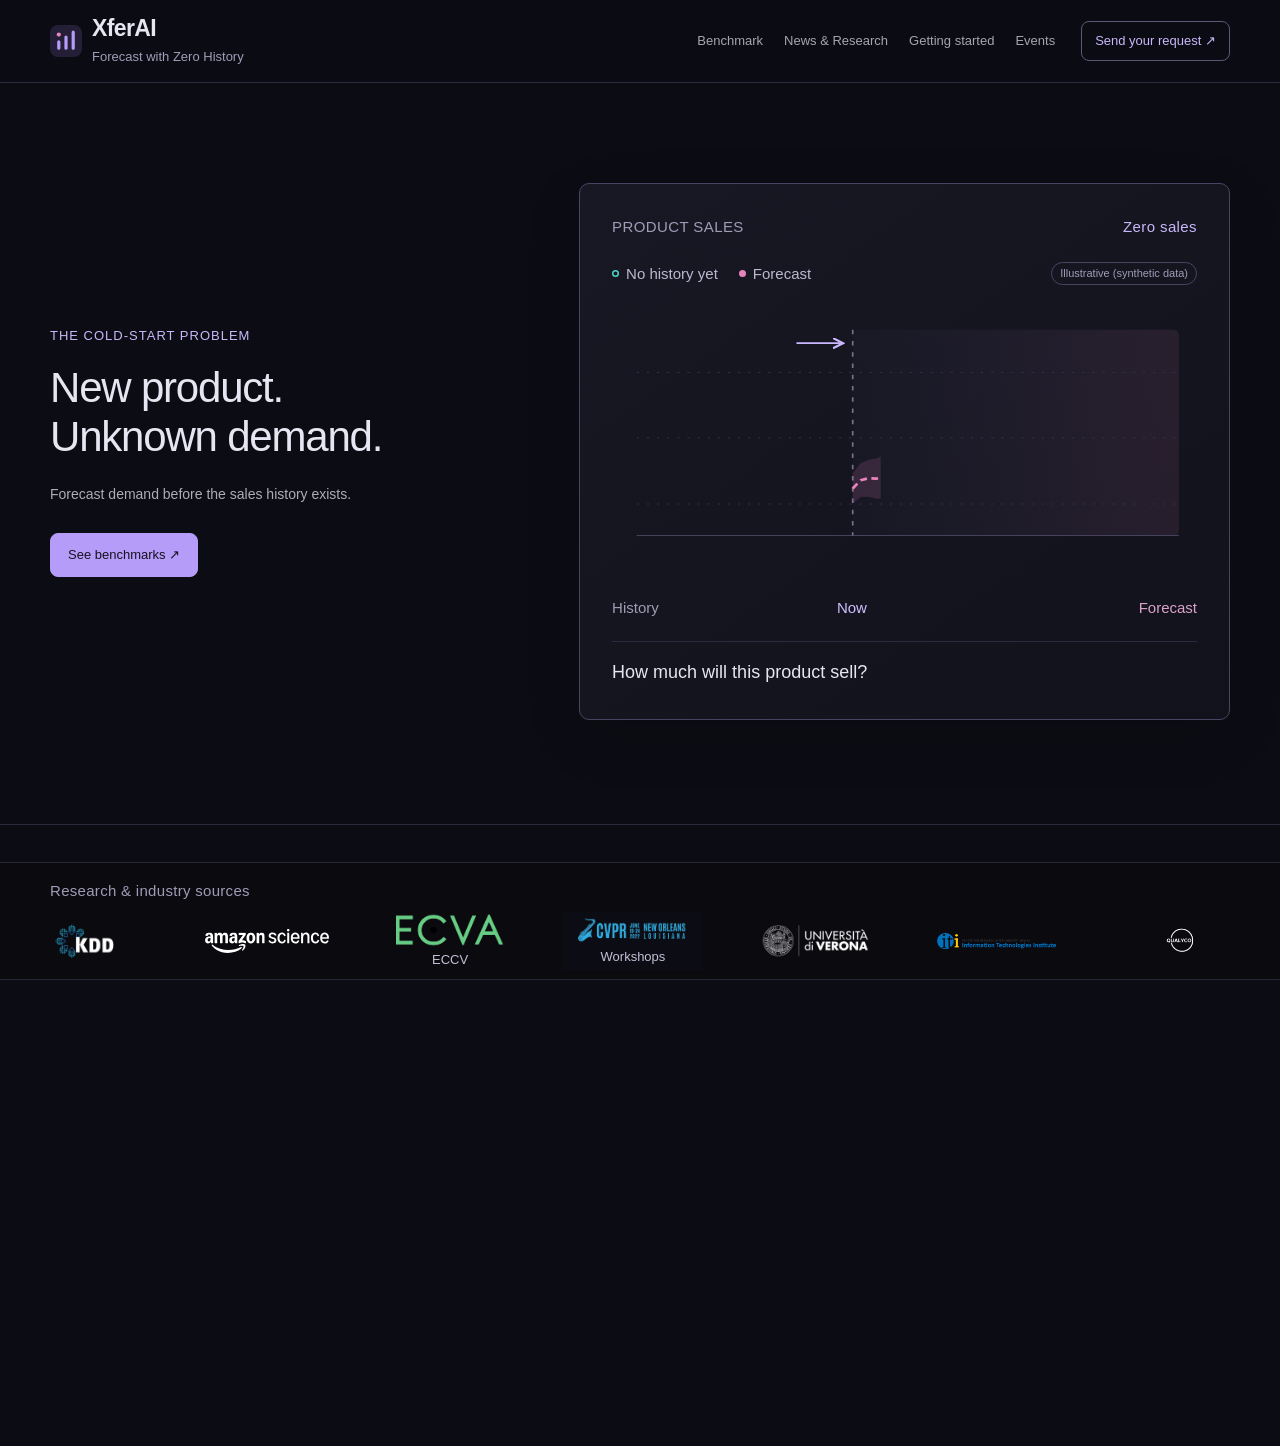
<file: survey/index.html>
<!doctype html><html lang="en"><head><meta charset="utf-8"><title>Moved | XferAI</title><meta http-equiv="refresh" content="0; url=/"><link rel="canonical" href="https://xferai.app/"><meta name="robots" content="noindex"></head><body><p>Moved: <a href="/">continue</a>.</p></body></html>
</file>
<file: assets/style.css>
:root {
  color-scheme: dark;
  --font: Verdana, Arial, sans-serif;
  --bg: #0c0d14;
  --surface: #14151f;
  --raised: #1a1b29;
  --ink: #e7e5f1;
  --text: #bbb9cf;
  --muted: #a09bb7;
  --dim: #928ca8;
  --aqua: #b59cf8;
  --aqua-soft: #c9b7f9;
  --line: #2b2b3f;
  --line-strong: #484563;
  --method-color: #d2b3ff;
}

* { box-sizing: border-box; }
html { scroll-behavior: smooth; scroll-padding-top: 92px; }
body { margin: 0; min-width: 300px; background: var(--bg); color: var(--text); font: 14px/1.75 var(--font); -webkit-font-smoothing: antialiased; }
main { min-width: 0; }
button, input, select, textarea, table, code, pre, svg text { font-family: var(--font); }
button, input, select, textarea { font-size: 14px; }
button { cursor: pointer; }
button:disabled { cursor: not-allowed; }
a { color: var(--aqua-soft); text-decoration-thickness: 1px; text-underline-offset: 4px; }
a:hover { color: var(--aqua); }
button, a, input, select, summary { outline-offset: 5px; -webkit-tap-highlight-color: transparent; }
:focus-visible { outline: 2px solid var(--aqua); }
img { max-width: 100%; height: auto; }
svg { max-width: 100%; }
[hidden] { display: none !important; }
h1, h2, h3, h4, p { margin: 0; }
h1, h2, h3, h4 { color: var(--ink); font-family: var(--font); font-style: normal; font-weight: 500; }
h1 { font-size: 38px; letter-spacing: -1.1px; line-height: 1.2; }
h2 { font-size: 28px; letter-spacing: -.65px; line-height: 1.35; }
h3 { font-size: 22px; line-height: 1.45; letter-spacing: -.3px; }
h4 { font-size: 18px; line-height: 1.5; }
h1 em, h2 em, h3 em, h4 em { font-style: normal; }
strong, b { font-weight: 600; color: var(--ink); }
p + p { margin-top: 13px; }
ul, ol { padding-left: 21px; }
li + li { margin-top: 7px; }
small { font-size: 13px; }
.wrap { width: min(1180px, calc(100% - 80px)); margin-inline: auto; min-width: 0; }
.skip { position: fixed; top: 14px; left: -9999px; z-index: 100; background: var(--aqua); color: var(--bg); padding: 13px 17px; font-size: 14px; }
.skip:focus { left: 20px; }
.sr-only { position: absolute; width: 1px; height: 1px; padding: 0; margin: -1px; overflow: hidden; clip: rect(0,0,0,0); white-space: nowrap; border: 0; }

/* Shared navigation. */
.site-header { position: sticky; top: 0; z-index: 40; background: rgb(12 13 20 / 97%); border-bottom: 1px solid var(--line); backdrop-filter: blur(14px); }
.nav-wrap { min-height: 82px; display: flex; align-items: center; gap: 26px; position: relative; }
.brand { display: inline-flex; align-items: center; gap: 10px; flex-shrink: 0; color: var(--ink); text-decoration: none; font: 600 23px/1.2 var(--font); letter-spacing: -.6px; }
.brand:hover { color: var(--ink); }
.brand img { width: 32px; height: 32px; object-fit: contain; }
.brand small { display: block; color: var(--muted); font: 400 13px/1.5 var(--font); letter-spacing: 0; margin-top: 4px; }
.site-header nav { display: flex; align-items: center; gap: 21px; margin-left: auto; }
.site-header nav a { display: block; padding: 28px 0; color: #a6a4b2; text-decoration: none; font-size: 13px; white-space: nowrap; }
.site-header nav a:hover, .site-header nav a[aria-current='page'], .site-header nav a.active { color: var(--ink); }
.site-header nav a[aria-current='page'] { position: relative; }
.site-header nav a[aria-current='page']::after { content: ''; position: absolute; height: 1px; bottom: 21px; left: 0; right: 0; background: var(--aqua); }
.nav-cta { display: inline-flex; align-items: center; justify-content: center; flex-shrink: 0; padding: 9px 13px; border: 1px solid #5b5776; border-radius: 3px; color: var(--aqua-soft); text-decoration: none; font-size: 13px; line-height: 1.5; }
.nav-cta:hover { border-color: var(--aqua); color: var(--aqua); background: #121119; }
.menu-toggle { display: none; background: transparent; border: 1px solid var(--line-strong); border-radius: 3px; color: var(--text); padding: 8px 11px; font-size: 13px; }
.release-bar { color: var(--muted); border-bottom: 1px solid var(--line); font-size: 13px; }
.release-bar > .wrap { display: flex; flex-wrap: wrap; justify-content: space-between; align-items: center; gap: 5px 20px; padding-block: 8px; }
.status-dot { display: inline-block; width: 5px; height: 5px; background: var(--aqua); border-radius: 50%; margin-right: 8px; vertical-align: 1px; }
.eyebrow { font-size: 13px; line-height: 1.6; font-weight: 400; text-transform: uppercase; letter-spacing: 1px; color: var(--aqua-soft); margin-bottom: 16px; }
.button { display: inline-flex; align-items: center; justify-content: center; gap: 13px; padding: 11px 17px; border: 1px solid var(--line-strong); border-radius: 3px; text-decoration: none; font-size: 13px; line-height: 1.5; font-weight: 400; color: var(--ink); background: transparent; }
.button.primary { background: var(--aqua); border-color: var(--aqua); color: #100f16; }
.button.primary:hover { background: #a39fc0; border-color: #a39fc0; color: #100f16; }
.button.secondary:hover { color: var(--aqua); border-color: #706b90; background: #111018; }
.button.disabled, .button:disabled { color: #918f9f; border-color: #3a3848; background: #100f17; }
.button small, .button span { font-size: 13px; }
.text-link { display: inline-flex; gap: 9px; align-items: center; color: var(--aqua-soft); text-decoration: none; font-size: 13px; font-weight: 400; line-height: 1.7; }
.text-link:hover { color: var(--aqua); text-decoration: underline; }
button.text-link { border: 0; padding: 0; background: transparent; }
.badge { display: inline-flex; align-items: center; width: fit-content; border: 1px solid #3f3d4f; border-radius: 3px; padding: 3px 7px; font-size: 13px; line-height: 1.6; font-weight: 400; color: #b0aec0; background: #100f18; white-space: nowrap; }
.badge.teal { color: #b4b0cc; background: #12111a; border-color: #413c5d; }
.badge.blue { color: #bcbace; background: #14131d; border-color: #464358; }
.badge.amber { color: #d1c28e; background: #201f12; border-color: #5b5534; }
.badge.muted { color: #9b99ab; background: #100f16; border-color: #3b3949; }
.new-badge { display: inline-flex; align-items: center; margin-left: 9px; padding: 2px 7px; border: 1px solid #775073; border-radius: 3px; background: #2b1630; color: #f0b9ed; font-size: 13px; font-weight: 400; line-height: 1.5; vertical-align: middle; letter-spacing: 0; }

/* Home and scenario navigation. */
.home-hero { padding: 58px 0 53px; border-bottom: 1px solid var(--line); }
.hero-grid { display: grid; grid-template-columns: 1.2fr 1fr; gap: 69px; align-items: center; }
.home-hero h1 { font-size: 42px; line-height: 1.17; letter-spacing: -1.2px; }
.home-hero h1 em { color: var(--aqua-soft); font-style: normal; }
p.hero-copy { margin-top: 21px; max-width: 560px; color: #aeacba; font-size: 14px; line-height: 1.85; }
.hero-actions { display: flex; flex-wrap: wrap; gap: 12px; margin-top: 25px; }
.hero-note { font-size: 13px; color: var(--muted); margin-top: 16px; }
.launch-window { padding: 24px; border: 1px solid #353343; border-radius: 3px; background: #0c0b12; min-width: 0; }
.window-head { display: flex; flex-wrap: wrap; align-items: center; justify-content: space-between; gap: 9px 13px; color: #a4a1b5; font-size: 13px; letter-spacing: .25px; }
.launch-window > h2 { font-size: 26px; line-height: 1.3; margin-top: 22px; }
.window-scale { display: grid; grid-template-columns: repeat(5, minmax(0, 1fr)); gap: 7px; margin: 25px 0 21px; }
.window-day { position: relative; padding: 10px 3px; border: 1px solid #312f41; text-align: center; color: #9f9db1; min-height: 77px; border-radius: 2px; }
.window-day strong { display: block; color: #c6c4d2; font: 400 24px/1.5 var(--font); }
.window-day small { font-size: 13px; line-height: 1.4; display: block; }
.window-day:first-child { border-color: #56507b; background: #14131c; }
.window-day:first-child strong { color: var(--aqua); }
.launch-point { position: absolute; width: 5px; height: 5px; border-radius: 50%; background: var(--aqua); top: -3px; left: calc(50% - 2.5px); }
.signal-chips { display: flex; flex-wrap: wrap; gap: 8px; border-top: 1px solid #2c2a3a; padding-top: 16px; }
.signal-chips span { border: 1px solid #383646; border-radius: 2px; padding: 4px 7px; font-size: 13px; color: #a3a0b7; }
.launch-window > p { color: #aaa7b8; font-size: 14px; line-height: 1.8; margin-top: 18px; }
.launch-window > p b { color: #c8c6d4; font-weight: 400; }
.illustration-note { display: block; font-size: 13px; line-height: 1.6; color: var(--dim); margin-top: 13px; }
.section { padding-block: 39px 5px; }
.section:last-child { padding-bottom: 45px; }
.section-heading { display: flex; align-items: flex-end; justify-content: space-between; gap: 24px; margin-bottom: 22px; }
.section-heading .eyebrow { margin-bottom: 10px; }
.section-heading p:not(.eyebrow) { color: var(--muted); font-size: 14px; line-height: 1.8; margin-top: 12px; max-width: 800px; }
.section-heading > .text-link { flex-shrink: 0; font-size: 13px; }
.section > p { font-size: 14px; color: var(--muted); margin-bottom: 20px; }
.scenario-grid { display: grid; grid-template-columns: repeat(3, minmax(0, 1fr)); gap: 18px; }
.scenario-card { display: flex; flex-direction: column; padding: 24px; text-decoration: none; color: inherit; border: 1px solid #343241; background: #0c0b11; border-radius: 3px; transition: border-color .15s; }
.scenario-card:hover { color: inherit; border-color: #6e698c; }
.line-icon { color: #aba7c6; font-size: 24px; line-height: 1; margin-bottom: 20px; display: inline-flex; align-items: center; width: 30px; height: 30px; }
.card-kicker { color: #a2a0b4; font-size: 13px; letter-spacing: .5px; text-transform: uppercase; margin-bottom: 13px; }
.scenario-card h3 { color: #d3d1de; font: 400 24px/1.3 var(--font); margin-bottom: 13px; letter-spacing: -.6px; }
.scenario-card p { font-size: 14px; color: var(--muted); line-height: 1.8; }
.card-link { display: block; color: var(--aqua-soft); font-size: 13px; padding-top: 21px; margin-top: auto; }
.scenario-foot { display: flex; flex-wrap: wrap; justify-content: space-between; gap: 9px 20px; font-size: 13px; color: var(--muted); padding-top: 16px; }
.scenario-foot b { color: #bab7c8; font-weight: 400; }

/* Industry strip: equal-width duplicate runs make the rightward loop seamless. */
.industry-section { margin-top: 37px; padding-block: 30px; border-block: 1px solid #282636; background: #0b0a0f; }
.ticker-heading { display: flex; flex-wrap: wrap; align-items: center; justify-content: space-between; gap: 13px 24px; margin-bottom: 19px; }
.ticker-heading h2 { font-size: 28px; }
.ticker-heading p { color: var(--muted); font-size: 14px; margin-top: 10px; }
#industry-motion-toggle { flex-shrink: 0; font-size: 13px; }
.industry-ticker { min-width: 0; width: 100%; }
.ticker-window { width: 100%; overflow: hidden; padding-block: 3px; }
.ticker-track { display: flex; align-items: stretch; width: max-content; gap: 0; animation: industry-drift-right 60s linear infinite; will-change: transform; }
.ticker-group { display: flex; flex-shrink: 0; align-items: stretch; gap: 14px; padding-right: 14px; }
.ticker-track > .industry-chip { margin-right: 14px; }
.industry-chip { flex-shrink: 0; display: flex; align-items: center; gap: 13px; width: 265px; min-height: 89px; padding: 17px 19px; border: 1px solid #383648; border-radius: 3px; background: #0f0e15; color: #c4c1d2; text-decoration: none; }
.industry-chip:hover { border-color: #6e6a86; color: #d6d4e1; }
.industry-icon { display: inline-flex; align-items: center; justify-content: center; flex-shrink: 0; width: 32px; height: 32px; font-size: 24px; color: #b9b0dc; }
.industry-icon svg { display: block; width: 28px; height: 28px; }
.ticker-copy { display: block; min-width: 0; font-size: 14px; line-height: 1.5; }
.ticker-copy strong { display: block; color: #d4d3de; font-size: 14px; font-weight: 400; }
.ticker-copy small { display: block; font-size: 13px; color: #9996a9; line-height: 1.55; margin-top: 5px; }
.industry-ticker:hover .ticker-track, .industry-ticker:focus-within .ticker-track,
.ticker-window:hover .ticker-track, .ticker-window:focus-within .ticker-track,
.industry-ticker.is-paused .ticker-track, .ticker-window.is-paused .ticker-track, .ticker-track.is-paused { animation-play-state: paused; }
@keyframes industry-drift-right { from { transform: translateX(-50%); } to { transform: translateX(0); } }
/* Older application markup remains usable while a release is being rebuilt. */
.industry-grid { display: grid; grid-template-columns: repeat(3, minmax(0, 1fr)); gap: 23px; }
.industry-card { min-width: 0; border-left: 1px solid #3f3d4e; padding: 3px 16px; color: var(--muted); font-size: 14px; }
.industry-card .card-kicker { display: block; font-size: 13px; }
.industry-card h3 { font-size: 18px; margin: 10px 0; color: #cac8d6; }
.industry-card p { font-size: 14px; line-height: 1.8; }
.industry-card .badge { margin-top: 13px; white-space: normal; font-size: 13px; }
.industry-card details, .industry-card .text-link { font-size: 13px; margin-top: 13px; }
.industry-card summary { cursor: pointer; }
.industry-card details p { margin-top: 10px; }

/* News retains clear sources and compact disclosures. */
.news-grid { display: grid; grid-template-columns: repeat(3, minmax(0, 1fr)); gap: 22px; }
.news-card { display: flex; flex-direction: column; min-width: 0; border-top: 1px solid #474557; padding-top: 15px; }
.news-top { display: flex; flex-wrap: wrap; justify-content: space-between; gap: 7px 13px; color: #a19fb1; font-size: 13px; line-height: 1.8; }
.news-body { padding-top: 15px; display: flex; flex-direction: column; flex: 1; }
.news-body h3 { font-size: 19px; line-height: 1.6; font-weight: 400; margin-bottom: 13px; color: #d3d2dc; }
.news-body p { font-size: 14px; color: #a2a0b0; line-height: 1.8; }
.news-body .news-scope { font-size: 13px; color: var(--muted); margin-top: 13px; }
.news-date { font-size: 13px; color: var(--dim); margin-top: 16px; }
.news-body .text-link { margin-top: auto; padding-top: 17px; font-size: 13px; }
.news-body > .row-details { margin-top: 13px; }
.news-body > .row-details p { font-size: 13px; }
.news-toolbar { margin: 8px 0 22px; display: flex; flex-wrap: wrap; gap: 15px; align-items: center; justify-content: space-between; }
.news-grid > .empty-state, .news-grid > .loading { grid-column: 1 / -1; }
.service-callout { margin-top: 41px; padding-block: 31px; border-top: 1px solid var(--line-strong); display: flex; align-items: center; justify-content: space-between; gap: 30px; }
.service-callout h2 { font-size: 28px; }
.service-callout p { font-size: 14px; max-width: 680px; margin-top: 14px; color: var(--muted); }
.service-callout > div:last-child { display: flex; flex-direction: column; align-items: flex-start; gap: 13px; }

/* Benchmark controls and source context. */
.compact-hero, .page-hero { padding: 31px 0 18px; }
.compact-hero h1, .page-hero h1 { font-size: 34px; letter-spacing: -.9px; line-height: 1.25; }
.compact-hero p:not(.eyebrow), .page-hero p.hero-copy { color: #a7a4b5; font-size: 14px; line-height: 1.8; max-width: 850px; margin-top: 13px; }
.compact-hero .eyebrow { font-size: 13px; margin-bottom: 11px; }
.hero-meta { display: flex; flex-wrap: wrap; gap: 9px 17px; align-items: center; margin-top: 17px; font-size: 13px; color: var(--muted); }
.workbench { padding-bottom: 34px; }
.filters { display: grid; grid-template-columns: 1.35fr 1fr 1fr auto; align-items: end; gap: 16px; margin: 5px 0 15px; padding: 14px 0 17px; border-block: 1px solid #322f40; }
.filters label { min-width: 0; display: flex; flex-direction: column; gap: 8px; color: #a9a7b9; font-size: 13px; letter-spacing: 0; }
.filters select, .context-toolbar select, .search input, .board-subtoolbar select, .news-toolbar select { min-width: 0; width: 100%; min-height: 40px; padding: 8px 11px; border: 1px solid #484558; border-radius: 3px; background: #111018; color: #c6c4d2; font-size: 13px; outline-offset: 3px; }
.filters select, .context-toolbar select { padding-right: 25px; }
.filters select:hover, .context-toolbar select:hover { border-color: #807c95; }
.reset-filters { border: 0; padding: 9px 0; background: transparent; color: #aca9c1; font-size: 13px; text-decoration: underline; text-underline-offset: 4px; white-space: nowrap; }
.context-toolbar { display: flex; justify-content: space-between; align-items: end; gap: 20px; margin: 14px 0 12px; }
.context-toolbar > label { display: flex; flex-direction: column; gap: 8px; min-width: 0; font-size: 13px; letter-spacing: 0; color: #a8a5b8; }
.context-toolbar > label:first-child { width: min(620px, 67%); }
.context-toolbar #context-select { font-size: 13px; min-height: 40px; }
.context-toolbar .check-label { display: inline-flex; flex-direction: row; align-items: center; width: auto; flex-shrink: 0; gap: 8px; padding-bottom: 9px; font-size: 13px; letter-spacing: 0; }
.check-label { display: inline-flex; align-items: center; gap: 8px; font-size: 13px; color: #a7a5b7; }
.check-label input { accent-color: var(--aqua); width: 14px; height: 14px; }
.context-toolbar > .search { width: 205px; flex-shrink: 0; }
.context-toolbar > .search input { width: 100%; min-width: 0; }
.context-summary { font-size: 14px; color: #c0becc; line-height: 1.75; margin: 11px 0 5px; max-width: 1050px; }
.context-summary strong { color: #d5d3df; font-weight: 400; }
.context-meta { color: #9b98ac; display: flex; flex-wrap: wrap; gap: 6px 16px; font-size: 13px; margin: 8px 0 12px; }
.filter-status, .chart-status { font-size: 13px; color: #9d9ab2; line-height: 1.8; }
.filter-status { margin: 9px 0 12px; }
.context-details { border-bottom: 1px solid #373545; padding: 6px 0 15px; margin-bottom: 17px; font-size: 13px; color: #a7a5b7; }
.context-details summary { cursor: pointer; color: #b9b6cf; font-size: 13px; width: fit-content; }
.context-details > div { margin-top: 15px; max-width: 1000px; }
.context-details p, .context-details li { font-size: 13px; line-height: 1.85; }
.context-details .source-list { margin-top: 13px; }
.source-list { display: flex; flex-wrap: wrap; gap: 10px 20px; margin-top: 15px; }
.source-list .text-link { font-size: 13px; }
.chart-section { margin-top: 21px; padding-top: 19px; border-top: 1px solid #302e3e; min-width: 0; }
.bar-section { margin-top: 14px; padding-top: 5px; border-top: 0; }
.chart-section .section-heading { margin-bottom: 16px; }
.chart-section .section-heading h2 { font-size: 28px; }
.chart-section .section-heading p { font-size: 14px; margin-top: 10px; color: #9e9cae; }
.chart-actions { margin-top: 9px; }
.chart-scroll { width: 100%; max-width: 100%; overflow-x: auto; overflow-y: hidden; -webkit-overflow-scrolling: touch; scrollbar-color: #56526d #0f0e16; scrollbar-width: thin; }
.chart-scroll > div { min-width: 0; }
.chart-svg { width: 100%; height: auto; display: block; max-width: none; overflow: visible; font-family: var(--font); }
.chart-svg text { font-family: var(--font); font-size: 13px; }
.chart-grid-line { stroke: #353243; stroke-width: 1; stroke-dasharray: 2 5; }
.chart-axis-line { stroke: #5c596c; stroke-width: 1; }
.chart-tick { fill: #aba9b9; font-size: 13px; }
.chart-axis-label { fill: #b6b4c6; font-size: 13px; }
.chart-value { fill: #e2d7ee; font-size: 14px; font-variant-numeric: tabular-nums; }
.chart-method-label { fill: #c2c1ce; font-size: 13px; }
.chart-bar, .chart-dot { fill: var(--method-color, #d2b3ff); }
.chart-dot { stroke: var(--bg); stroke-width: 1.5; }
.chart-bar[data-selected='true'], .chart-dot[data-selected='true'] { stroke: #ffe4ff; stroke-width: 2; }
.chart-hit-target { cursor: pointer; pointer-events: all; }
.chart-hit-target:hover { filter: brightness(1.1); stroke: #f3d5ff; stroke-width: 1; }
.chart-hit-target:focus, .chart-hit-target:focus-visible, .chart-hit-target[data-selected='true'] { outline: none; stroke: #f4ccff; stroke-width: 2; }
.chart-legend { display: flex; align-items: center; flex-wrap: wrap; gap: 13px 23px; margin: 18px 0 13px; }
.chart-legend-item { display: inline-flex; align-items: center; gap: 8px; font-size: 13px; color: #b6b4c4; }
.legend-swatch { display: inline-block; flex-shrink: 0; width: 10px; height: 10px; background: var(--method-color, #d2b3ff); border-radius: 2px; }
.chart-status { min-height: 29px; color: #b1aec5; margin: 13px 0; padding-left: 11px; border-left: 1px solid #615d7b; }

/* Plain tables, with overflow contained inside the table wrapper. */
.table-scroll { width: 100%; max-width: 100%; overflow-x: auto; -webkit-overflow-scrolling: touch; scrollbar-color: #56526d #0f0e16; scrollbar-width: thin; }
.compact-table, .result-table { width: 100%; border-collapse: collapse; text-align: left; font-size: 14px; line-height: 1.8; }
.compact-table th, .result-table th { color: #acaaba; font-size: 13px; font-weight: 400; letter-spacing: 0; padding: 13px 14px; border-bottom: 1px solid #514f60; background: transparent; vertical-align: bottom; white-space: nowrap; }
.compact-table td, .result-table td { padding: 15px 14px; border-bottom: 1px solid #322f40; color: #b8b6c6; font-size: 14px; vertical-align: top; }
.compact-table th:first-child, .compact-table td:first-child, .result-table th:first-child, .result-table td:first-child { padding-left: 0; }
.compact-table th:last-child, .compact-table td:last-child, .result-table th:last-child, .result-table td:last-child { padding-right: 0; }
.compact-table tbody tr:hover { background: #0e0d15; }
.compact-table .method-cell { min-width: 245px; color: #d1d0dd; }
.method-cell { display: flex; align-items: center; gap: 11px; }
td.method-cell { display: table-cell; }
.method-name { font-size: 14px; color: #d4d2de; }
.method-icon { flex-shrink: 0; display: inline-flex; width: 27px; height: 27px; align-items: center; justify-content: center; border: 1px solid #51505a; border-radius: 3px; background: #131318; color: var(--method-color, #d2b3ff); font: 400 13px var(--font); }
td.method-cell .method-icon { vertical-align: middle; margin-right: 10px; }
td.method-cell .method-name { vertical-align: middle; }
.compact-table .score-cell { color: #e2d4ef; font-size: 14px; font-variant-numeric: tabular-nums; white-space: nowrap; }
.compact-table .inputs-cell { color: #a8a6b8; font-size: 13px; min-width: 235px; max-width: 390px; }
.compact-table .source-cell { color: #a2a0b1; font-size: 13px; min-width: 135px; }
.compact-table .source-cell a { font-size: 13px; color: #b6b3cc; }
.compact-table small { font-size: 13px; color: #9b98ab; display: block; margin-top: 5px; }
.row-details { font-size: 13px; color: #a29fb3; max-width: 660px; }
.row-details summary { cursor: pointer; color: #c3c0d4; font-size: 13px; }
.row-details p { font-size: 13px; line-height: 1.85; margin-top: 12px; }
.row-details .source-list { margin-top: 13px; }
.fine-print { margin-top: 14px; font-size: 13px; color: #9592a8; line-height: 1.85; max-width: 1050px; }
.empty-state { border-top: 1px solid #3c3a4c; padding: 28px 0; color: #a8a6b6; }
.empty-state h3 { font: 400 24px/1.35 var(--font); margin: 10px 0 13px; color: #d1d0dc; }
.empty-state p { font-size: 14px; line-height: 1.85; max-width: 850px; }
.loading { font-size: 14px; color: #a2a0b1; padding: 25px 0; }
.note-box { color: #a7a5b6; font-size: 13px; line-height: 1.85; border-left: 1px solid #625f77; padding: 11px 17px; margin: 23px 0; max-width: 1050px; }
.note-box strong { font-weight: 400; color: #d2d0dc; }
.search input { min-width: 200px; width: auto; }
.segmented { display: flex; flex-wrap: wrap; gap: 6px 20px; }
.segmented button { border: 0; border-bottom: 1px solid transparent; color: #a3a1b5; background: transparent; padding: 10px 0; font-size: 13px; }
.segmented button[aria-pressed='true'] { color: #d5d3e2; border-bottom-color: var(--aqua); }
.segmented button:hover { color: var(--aqua-soft); }

/* Three-step service and methodology. */
.service-layout { display: grid; grid-template-columns: 1fr 1fr; align-items: center; gap: 52px; padding-top: 5px; padding-bottom: 16px; min-width: 0; }
.orbit-visual { min-width: 0; text-align: center; }
.orbit-visual picture { display: block; width: 100%; max-width: 540px; margin: auto; }
.orbit-visual picture img { display: block; width: 100%; height: auto; aspect-ratio: 1; object-fit: contain; margin: auto; }
.orbit-visual > .text-link, .orbit-visual #animation-toggle { margin-top: 8px; font-size: 13px; color: #adaabf; }
.service-steps { list-style: none; margin: 0; padding: 0; min-width: 0; }
.service-steps li { display: grid; grid-template-columns: 34px minmax(0, 1fr); column-gap: 17px; padding: 23px 0; border-bottom: 1px solid #363344; margin: 0; }
.service-steps li:last-child { border-bottom: 0; }
.service-steps .step-number, .service-steps .num, .service-steps .step-num, .service-steps li > span:first-child { color: #a3a0b8; font-size: 13px; line-height: 1.5; padding-top: 5px; }
.service-steps h2, .service-steps h3 { color: #d4d2df; font: 400 24px/1.35 var(--font); letter-spacing: -.5px; grid-column: 2; }
.service-steps p { color: #a9a7b9; font-size: 14px; line-height: 1.85; margin-top: 12px; max-width: 470px; grid-column: 2; }
.service-steps .badge { margin-top: 14px; grid-column: 2; }
.service-steps .text-link { margin-top: 12px; font-size: 13px; }
.service-bottom { border-top: 1px solid #3b3949; display: flex; flex-wrap: wrap; align-items: center; justify-content: flex-start; gap: 13px 18px; padding-block: 24px; margin-top: 12px; }
.service-bottom p { color: #a7a5b6; font-size: 13px; line-height: 1.85; max-width: 820px; }
.service-bottom p.fine-print { flex-basis: 100%; font-size: 13px; margin: 0; }
.service-bottom .button { flex-shrink: 0; }
.service-bottom .text-link { font-size: 13px; margin-top: 0; }
.service-notes { padding-top: 15px; }
.service-notes p { font-size: 13px; line-height: 1.85; color: #aaa7ba; max-width: 1050px; }

/* Compatibility for existing protocol disclosures and supplemental layouts. */
.two-column, .three-column { display: grid; gap: 24px; grid-template-columns: repeat(2, minmax(0, 1fr)); }
.three-column { grid-template-columns: repeat(3, minmax(0, 1fr)); }
.panel, .padded { min-width: 0; }
.panel.padded { border-top: 1px solid #3c3a4c; padding-top: 20px; }
.panel.padded h3 { color: #cccbd8; font-size: 20px; margin-bottom: 13px; }
.panel.padded p { font-size: 14px; color: #a7a5b6; }
.contents { border-left: 1px solid #454256; padding-left: 18px; }
.contents a { display: block; color: #b7b4c9; font-size: 13px; padding-block: 6px; text-decoration: none; }
.contents > span { color: #9a97ab; font-size: 13px; display: block; margin-bottom: 13px; }
.methodology-layout { display: grid; grid-template-columns: 215px minmax(0, 1fr); gap: 42px; }
.methodology-copy > article { padding-bottom: 25px; margin-bottom: 25px; border-bottom: 1px solid #323042; }
.methodology-copy h2 { font-size: 28px; margin-bottom: 18px; }
.methodology-copy p, .methodology-copy li { font-size: 14px; color: #adabbb; line-height: 1.85; }
.definition-row { display: grid; grid-template-columns: 65px minmax(0, 1fr); gap: 16px; align-items: start; margin: 18px 0; }
.formula { border-left: 1px solid #635f7e; padding: 13px 18px; margin: 20px 0; color: #cdcbdc; }
.formula strong, .formula code, .formula small { display: block; font-family: var(--font); }
.formula strong { color: #d4d3e0; font-size: 14px; font-weight: 400; margin-bottom: 10px; }
.formula code { font-size: 14px; line-height: 1.85; overflow-wrap: anywhere; }
.formula small { margin-top: 11px; color: #a3a0b7; font-size: 13px; }

/* Minimal footer. */
.compact-footer { border-top: 1px solid #333142; margin-top: 36px; padding-block: 24px 29px; color: #9592a9; font-size: 13px; }
.compact-footer > .wrap { display: flex; flex-wrap: wrap; align-items: center; justify-content: space-between; gap: 15px 27px; }
.compact-footer nav, .footer-links { display: flex; flex-wrap: wrap; gap: 10px 19px; }
.compact-footer a { font-size: 13px; color: #a9a6be; text-decoration: none; }
.compact-footer a:hover { color: var(--aqua); }
.compact-footer p, .compact-footer small, .compact-footer > .wrap > span { color: #9795a9; font-size: 13px; line-height: 1.8; }
.compact-footer .footer-brand { color: #cdcbdb; font-size: 15px; font-weight: 500; letter-spacing: -.2px; }
.site-footer { margin-top: 41px; border-top: 1px solid #333142; padding-block: 29px; color: #aaa7bd; }
.footer-grid { display: grid; grid-template-columns: 2fr 1fr 1fr 1.3fr; gap: 32px; }
.footer-grid strong { font-weight: 400; font-size: 14px; display: block; margin-bottom: 13px; }
.footer-grid a:not(.brand) { display: block; font-size: 13px; color: #a9a6bd; text-decoration: none; padding: 4px 0; }
.footer-grid p { font-size: 14px; margin-top: 14px; }
.footer-grid small { display: block; font-size: 13px; margin-top: 10px; color: #9491a7; }
.footer-bottom { display: flex; justify-content: space-between; flex-wrap: wrap; gap: 13px; margin-top: 25px; padding-top: 17px; border-top: 1px solid #302e40; font-size: 13px; color: #9491a7; }

@media (min-width: 1500px) {
  .home-hero { padding-top: 68px; padding-bottom: 62px; }
  .hero-grid { gap: 87px; }
}
@media (max-width: 1120px) {
  .nav-wrap { gap: 18px; }
  .site-header nav { gap: 16px; }
  .hero-grid { gap: 42px; }
  .service-layout { gap: 31px; }
  .context-toolbar > .search { width: 180px; }
}
@media (max-width: 1000px) {
  .wrap { width: calc(100% - 56px); }
  .nav-cta { display: none; }
  .site-header nav { gap: 15px; }
  .hero-grid { gap: 30px; }
  .launch-window { padding: 21px; }
  .window-head { font-size: 13px; }
  .context-toolbar { gap: 15px; }
  .context-toolbar > .search { width: 165px; }
}
@media (max-width: 900px) {
  .nav-wrap { min-height: 78px; justify-content: space-between; }
  .menu-toggle { display: inline-flex; align-items: center; gap: 7px; }
  .site-header nav { display: none; position: absolute; top: 78px; left: -28px; right: -28px; padding: 12px 28px 18px; background: #0c0b12; border-bottom: 1px solid #484559; margin: 0; box-shadow: 0 10px 20px rgb(0 0 0 / 15%); }
  .site-header nav.open, .site-header.open nav { display: grid; grid-template-columns: repeat(2, minmax(0, 1fr)); gap: 0 13px; }
  .site-header nav a { padding: 11px 10px; font-size: 13px; }
  .site-header nav a[aria-current='page'] { color: var(--aqua); }
  .site-header nav a[aria-current='page']::after { display: none; }
  .context-toolbar { flex-wrap: wrap; }
  .context-toolbar > label:first-child { flex: 1; width: auto; }
  .context-toolbar > .search { width: 100%; flex-basis: 100%; }
}
@media (max-width: 760px) {
  html { scroll-padding-top: 88px; }
  .wrap { width: calc(100% - 40px); }
  .site-header nav { left: -20px; right: -20px; padding-inline: 20px; }
  .brand { font-size: 22px; }
  .brand img { width: 30px; height: 30px; }
  .brand small { font-size: 13px; }
  .home-hero { padding: 35px 0 33px; }
  .hero-grid { grid-template-columns: 1fr; gap: 31px; }
  .home-hero h1 { font-size: 40px; }
  p.hero-copy { font-size: 14px; margin-top: 19px; }
  .hero-actions { margin-top: 23px; }
  .launch-window { width: 100%; max-width: 560px; padding: 23px; }
  .launch-window > h2 { font-size: 26px; }
  .section { padding-top: 31px; }
  .section-heading { gap: 16px; margin-bottom: 20px; align-items: flex-start; }
  .section-heading h2 { font-size: 26px; }
  .section-heading p:not(.eyebrow), .section-heading > .text-link { font-size: 13px; }
  .scenario-grid { grid-template-columns: 1fr; gap: 13px; }
  .scenario-card { padding: 22px; }
  .scenario-card h3 { font-size: 24px; }
  .industry-section { margin-top: 31px; padding-block: 26px; }
  .ticker-heading h2 { font-size: 26px; }
  .industry-chip { width: 250px; }
  .industry-grid { grid-template-columns: repeat(2, minmax(0, 1fr)); gap: 23px 15px; }
  .news-grid { grid-template-columns: repeat(2, minmax(0, 1fr)); gap: 24px 19px; }
  .news-grid .news-card:last-child:nth-child(3) { grid-column: 1 / -1; }
  .service-callout { display: block; margin-top: 31px; padding-block: 26px; }
  .service-callout h2 { font-size: 26px; }
  .service-callout > div:last-child, .service-callout > .button { margin-top: 23px; }
  .compact-hero, .page-hero { padding: 27px 0 17px; }
  .compact-hero h1, .page-hero h1 { font-size: 30px; }
  .compact-hero p:not(.eyebrow), .page-hero p.hero-copy { font-size: 14px; }
  .filters { grid-template-columns: repeat(2, minmax(0, 1fr)); gap: 14px; padding-block: 13px; margin-bottom: 14px; }
  .reset-filters { justify-self: start; }
  .context-toolbar { gap: 15px; margin: 12px 0; }
  .context-toolbar .check-label { padding-top: 27px; padding-bottom: 0; font-size: 13px; }
  .chart-section { margin-top: 19px; padding-top: 17px; }
  .chart-section .section-heading h2 { font-size: 26px; }
  .bar-section { padding-top: 0; margin-top: 12px; }
  .chart-legend { gap: 12px 18px; margin-top: 15px; }
  .compact-table, .result-table { min-width: 790px; }
  .compact-table td, .result-table td { padding-block: 14px; }
  .service-layout { grid-template-columns: 1fr; gap: 13px; padding-top: 0; }
  .orbit-visual picture { max-width: 450px; }
  .orbit-visual > .text-link, .orbit-visual #animation-toggle { margin-top: 0; }
  .service-steps { margin-top: 6px; }
  .service-steps li { padding-block: 22px; grid-template-columns: 29px minmax(0, 1fr); column-gap: 15px; }
  .service-steps h2, .service-steps h3 { font-size: 24px; }
  .service-steps p { font-size: 14px; max-width: none; }
  .service-bottom { padding-block: 23px; }
  .two-column, .three-column { grid-template-columns: 1fr; gap: 22px; }
  .methodology-layout { grid-template-columns: 1fr; gap: 27px; }
  .contents { display: flex; flex-wrap: wrap; gap: 5px 18px; }
  .contents > span { flex-basis: 100%; }
  .methodology-copy h2 { font-size: 26px; }
  .compact-footer { margin-top: 29px; padding-top: 22px; }
  .compact-footer > .wrap { align-items: flex-start; gap: 14px; }
  .footer-grid { grid-template-columns: repeat(3, minmax(0, 1fr)); gap: 25px 18px; }
  .footer-grid > div:first-child { grid-column: 1 / -1; }
}
@media (max-width: 440px) {
  .wrap { width: calc(100% - 32px); }
  .site-header nav { left: -16px; right: -16px; padding-inline: 16px; }
  .brand { gap: 8px; font-size: 21px; }
  .brand img { width: 27px; height: 27px; }
  .brand small { font-size: 13px; max-width: 215px; line-height: 1.4; }
  .menu-toggle { padding: 7px 9px; }
  .home-hero h1 { font-size: 36px; letter-spacing: -.7px; }
  .eyebrow { letter-spacing: .5px; }
  .hero-actions { gap: 10px; }
  .button { padding: 10px 14px; gap: 10px; }
  .launch-window { padding: 20px 17px; }
  .launch-window > h2 { font-size: 24px; }
  .window-head { font-size: 13px; }
  .window-scale { gap: 5px; }
  .window-day { min-height: 76px; padding: 9px 2px; }
  .window-day strong { font-size: 23px; }
  .window-day small { font-size: 13px; overflow-wrap: normal; }
  .section-heading { flex-wrap: wrap; }
  .section-heading h2, .ticker-heading h2 { font-size: 24px; }
  .section-heading > .text-link { margin-top: 0; }
  .scenario-card { padding: 20px 17px; }
  .industry-chip { width: 245px; padding-inline: 16px; }
  .industry-grid { grid-template-columns: 1fr; }
  .news-grid { grid-template-columns: 1fr; gap: 27px; }
  .news-grid .news-card:last-child:nth-child(3) { grid-column: auto; }
  .compact-hero h1, .page-hero h1 { font-size: 28px; }
  .filters { grid-template-columns: 1fr; gap: 13px; }
  .reset-filters { padding-block: 4px; }
  .context-toolbar { display: block; }
  .context-toolbar > label:first-child { width: 100%; }
  .context-toolbar .check-label { padding-top: 13px; }
  .context-toolbar > .search { width: 100%; margin-top: 13px; }
  .chart-section .section-heading { display: block; }
  .chart-section .section-heading h2 { font-size: 24px; }
  .chart-section .section-heading > .text-link { margin-top: 10px; }
  .chart-legend { gap: 11px 16px; }
  .compact-footer > .wrap { display: block; }
  .compact-footer nav, .compact-footer .footer-links { margin-top: 14px; }
  .compact-footer > .wrap > span { display: block; margin-top: 12px; }
  .orbit-visual picture { max-width: 360px; }
  .footer-bottom { display: block; }
  .footer-bottom > span { display: block; margin-top: 8px; }
}
@media (prefers-reduced-motion: reduce) {
  html { scroll-behavior: auto; }
  *, *::before, *::after { animation-duration: .01ms !important; transition-duration: .01ms !important; }
  .ticker-track { animation: none !important; transform: none !important; width: 100%; flex-wrap: wrap; gap: 13px; will-change: auto; }
  .ticker-group { display: contents; padding: 0; }
  .ticker-track > .industry-chip { margin-right: 0; }
  .ticker-track [aria-hidden='true'], .ticker-track[aria-hidden='true'], .ticker-group[aria-hidden='true'] { display: none !important; }
  .industry-chip { flex: 1 1 240px; width: auto; }
}
@media print {
  :root { --bg: white; --ink: black; --text: #333; --muted: #555; --line: #ccc; color-scheme: light; }
  body { background: white; color: #333; }
  .site-header { position: static; }
  .site-header nav, .nav-cta, .menu-toggle, .compact-footer, .release-bar, .orbit-visual { display: none; }
  .wrap { width: 100%; }
  .table-scroll, .chart-scroll { overflow: visible; }
  .compact-table, .result-table { min-width: 0; }
  .service-layout { grid-template-columns: 1fr; }
  .ticker-track { animation: none; transform: none; width: 100%; flex-wrap: wrap; }
  .ticker-group { display: contents; }
  .ticker-group[aria-hidden='true'] { display: none; }
  h1, h2, h3, p { color: black !important; }
}

/* Current ticker and research-watch markup. */
.ticker-heading > .section-heading { margin-bottom: 0; }
.ticker-heading > .section-heading p { font-size: 14px; }
.venue-watch-list { display: flex; flex-wrap: wrap; gap: 13px; margin-top: 19px; }
.venue-watch-item { display: inline-flex; flex-wrap: wrap; align-items: center; gap: 9px 13px; padding: 11px 14px; border: 1px solid #3a3848; border-radius: 3px; background: #0e0d14; font-size: 13px; line-height: 1.7; }
.venue-watch-item .text-link { font-size: 13px; }
.venue-status { color: #a9a7b5; font-size: 13px; }
@media (max-width: 440px) {
  .venue-watch-item { width: 100%; }
  .ticker-heading { gap: 15px; }
}
.ticker-group { min-width: 100vw; justify-content: space-around; }
@media (prefers-reduced-motion: reduce) {
  .ticker-group { min-width: 0; }
}

/* Cold-start illustration: native, light and deliberately conceptual. */
.button.primary { color: #171020; }
.button.primary:hover { background: #cbb7ff; border-color: #cbb7ff; color: #171020; }
.coldstart-visual { border: 1px solid var(--line-strong); border-radius: 10px; padding: 22px; min-width: 0; background: linear-gradient(145deg,#181824,#11121b); box-shadow: 0 18px 55px #00000020; }
.visual-heading { display: flex; justify-content: space-between; align-items: center; gap: 12px; color: var(--muted); font-size: 13px; letter-spacing: .4px; }
.history-states { position: relative; display: inline-grid; text-align: right; color: var(--aqua-soft); }
.history-states > span { grid-area: 1/1; }
.history-zero { animation: history-zero 14s ease-in-out infinite; }
.history-few { animation: history-few 14s ease-in-out infinite; }
.visual-legend { display: flex; gap: 21px; flex-wrap: wrap; margin-top: 20px; font-size: 13px; color: var(--text); }
.visual-legend > span { display: inline-flex; align-items: center; gap: 7px; }
.visual-legend i { display: inline-block; width: 7px; height: 7px; border-radius: 50%; background: #b59cf8; }
.visual-legend > span:last-child i { background: #e783bd; }
.history-graph { display: block; width: 100%; height: auto; margin-top: 8px; overflow: visible; }
.history-grid { stroke: #303043; stroke-width: 1; stroke-dasharray: 2 7; fill: none; }
.history-axis { stroke: #45425b; stroke-width: 1; fill: none; }
.forecast-origin { stroke: #78708d; stroke-width: 1.5; stroke-dasharray: 4 6; }
.observed-history { animation: history-few 14s ease-in-out infinite; }
.history-line { fill: none; stroke: #b59cf8; stroke-width: 3; stroke-linejoin: round; stroke-dasharray: 1; animation: history-trace 14s ease-in-out infinite; }
.history-fill { fill: #b59cf817; }
.observed-history circle { fill: #cbb6ff; stroke: #191824; stroke-width: 2; }
.empty-history { animation: history-zero 14s ease-in-out infinite; }
.empty-history path { stroke: #5c5673; stroke-width: 2; stroke-dasharray: 3 7; fill: none; }
.empty-history circle { fill: #181824; stroke: #9e91bc; stroke-width: 2; }
.current-arrow { fill: none; stroke: #cbb7ff; stroke-width: 1.5; animation: origin-highlight 7s ease-in-out infinite; }
.unknown-connector { stroke: #d391c8; stroke-width: 2; stroke-dasharray: .012 .02; opacity: .7; fill: none; animation: future-flow 8s linear infinite; }
.forecast-question { transform-box: fill-box; transform-origin: center; animation: demand-float 8s ease-in-out infinite; }
.forecast-question circle { fill: #2a1e36; stroke: #bc80b9; stroke-width: 1.5; }
.forecast-question text { fill: #efa6d1; font: 400 28px Verdana,Arial,sans-serif; }
.q2 { animation-delay: -2.7s; }.q3 { animation-delay: -5.4s; }
.visual-axis { display: grid; grid-template-columns: 36% 10% 54%; font-size: 13px; color: var(--muted); gap: 0; }
.visual-axis .now-label { text-align: center; color: #d0bfff; }
.visual-axis > span:last-child { text-align: right; color: #dba3cc; }
.visual-caption { display: flex; align-items: center; justify-content: space-between; gap: 12px; border-top: 1px solid var(--line); margin-top: 20px; padding-top: 15px; font-size: 14px; color: var(--ink); }
.coldstart-visual .illustration-note { margin-top: 8px; color: var(--muted); }
@keyframes history-zero { 0%,42%,100% { opacity: 1; } 50%,92% { opacity: 0; } }
@keyframes history-few { 0%,42%,100% { opacity: 0; } 50%,92% { opacity: 1; } }
@keyframes demand-float { 0%,100% { transform: translateY(0); } 50% { transform: translateY(-5px); } }
@keyframes history-trace { 0%,44%,100% { stroke-dashoffset: 1; } 65%,92% { stroke-dashoffset: 0; } }
@keyframes future-flow { from { stroke-dashoffset: 0; } to { stroke-dashoffset: -.16; } }
@keyframes origin-highlight { 0%,100% { opacity: .5; } 50% { opacity: 1; } }
.coldstart-visual.is-paused *, .service-process.is-paused *, .service-process.is-paused *::before, .service-process.is-paused *::after { animation-play-state: paused !important; }
/* Original official marks on an unboxed, compact research-source strip. */
.industry-chip.org-logo { justify-content: center; flex-direction: column; gap: 4px; width: 140px; min-height: 62px; height: 62px; padding: 8px; background: transparent; border: 0; border-radius: 0; }
.org-logo img { display: block; width: auto; height: auto; max-width: 124px; max-height: 34px; object-fit: contain; }
.org-logo:has(img[src$="cvpr-2022.png"]) { background: var(--bg); isolation: isolate; }
.org-logo img[src$="cvpr-2022.png"] { mix-blend-mode: screen; }
.org-logo:hover { background: transparent; opacity: .8; }
.org-caption { font-size: 13px; line-height: 1.4; color: #c5bfd6; }
/* Slim service flow; a slowly travelling highlight joins three small nodes. */
.service-page { padding-top: 14px; }
.service-process { position: relative; max-width: 1050px; margin: 0 auto; padding: 15px 0 22px; }
.service-process .service-steps { display: grid; grid-template-columns: repeat(3,minmax(0,1fr)); gap: 36px; list-style: none; padding: 0; margin: 0; }
.service-process .service-steps li { display: flex; flex-direction: column; align-items: flex-start; padding: 0; border: 0; margin: 0; position: relative; }
.service-process .step-number { display: block; padding: 0; font-size: 13px; line-height: 1.5; color: var(--muted); }
.service-process .step-node { display: inline-flex; align-items: center; justify-content: center; width: 52px; height: 52px; border: 1.5px solid #b59cf8; border-radius: 50%; background: #1d192b; color: #cfbaff; margin: 18px 0 21px; z-index: 1; box-shadow: 0 0 0 8px var(--bg); }
.service-process .service-steps li:nth-child(2) .step-node { border-color: #dd82bc; color: #eaa5d2; background: #261a29; }
.service-process .service-steps li:nth-child(3) .step-node { border-color: #999be8; color: #b3b6fa; background: #191b2d; }
.step-node svg { width: 24px; height: 24px; fill: none; stroke: currentColor; stroke-width: 1.6; stroke-linecap: round; stroke-linejoin: round; }
.service-process .service-steps h2 { font-size: 26px; line-height: 1.3; color: var(--ink); }
.service-process .service-steps p { font-size: 14px; line-height: 1.8; margin-top: 13px; max-width: 255px; color: var(--text); }
.service-process .service-steps .text-link, .service-process .service-steps .badge { margin-top: 17px; font-size: 13px; }
.service-rail { position: absolute; top: 78px; left: 26px; right: calc(33.333% - 2px); height: 2px; background: #4a3f61; overflow: hidden; }
.service-rail span { display: block; position: absolute; inset: 0 auto 0 0; width: 40%; background: linear-gradient(90deg,transparent,#c4abff,#ec97cf,transparent); animation: service-travel 12s ease-in-out infinite alternate; }
@keyframes service-travel { from { transform: translateX(-35%); } to { transform: translateX(190%); } }
.motion-row { max-width: 1050px; margin: 0 auto; padding-top: 14px; }
.service-bottom { margin-top: 32px; }
.methodology-process { max-width: none; }
.methodology-process .service-steps { grid-template-columns: repeat(4,minmax(0,1fr)); gap: 30px; }
.methodology-process .service-rail { right: calc(25% - 4px); }
.methodology-process .service-steps h2 { font-size: 22px; min-height: 58px; }
.methodology-process .service-steps p { flex: 1; margin-top: 10px; }
.methodology-process .service-steps li:nth-child(4) .step-node { border-color: #be90df; color: #d6b3ed; background: #231a2c; }
.methodology-bottom { display: flex; align-items: baseline; justify-content: space-between; gap: 24px; margin-top: 40px; padding-top: 25px; border-top: 1px solid var(--line); }
.methodology-bottom .fine-print { margin: 0; }
.methodology-bottom .text-link { flex-shrink: 0; font-size: 14px; }
@media(max-width:900px) {
 .methodology-process .service-steps { grid-template-columns: 1fr; gap: 30px; }
 .methodology-process .service-steps li { padding-left: 80px; min-height: 155px; }
 .methodology-process .step-node { position: absolute; left: 0; top: 0; margin-top: 0; }
 .methodology-process .service-steps h2 { margin-top: 9px; min-height: 0; }
 .methodology-process .service-steps p { max-width: none; flex: initial; }
 .methodology-process .service-rail { top: 40px; bottom: 145px; left: 25px; right: auto; width: 2px; height: auto; }
 .methodology-process .service-rail span { width: 2px; height: 40%; inset: 0 auto auto 0; animation-name: service-travel-vertical; }
 .methodology-bottom { flex-direction: column; gap: 15px; }
}
@media(max-width:760px) {
 .coldstart-visual { padding: 20px; }
 .service-process .service-steps { gap: 20px; }
 .service-process .service-steps h2 { font-size: 22px; }
 .service-process .service-steps p { font-size: 14px; }
 .service-rail { right: calc(33.333% - 7px); }
 .methodology-process .service-rail { right: auto; }
}
@media(max-width:440px) {
 .coldstart-visual { padding: 18px 15px; }
 .visual-legend { gap: 14px; }
 .visual-caption { flex-wrap: wrap; font-size: 14px; }
 .service-process .service-steps { grid-template-columns: 1fr; gap: 26px; }
 .service-process .service-steps li { padding-left: 75px; min-height: 140px; }
 .service-process .step-node { position: absolute; left: 0; top: 0; margin-top: 0; }
 .service-process .service-steps h2 { margin-top: 9px; }
 .service-process .service-steps p { margin-top: 9px; max-width: none; }
 .service-process .service-steps .badge, .service-process .service-steps .text-link { margin-top: 12px; }
 .service-rail { top: 40px; bottom: 100px; left: 25px; right: auto; width: 2px; height: auto; }
 .service-rail span { width: 2px; height: 40%; inset: 0 auto auto 0; animation-name: service-travel-vertical; }
}
@keyframes service-travel-vertical { from { transform: translateY(-35%); } to { transform: translateY(190%); } }
@media(prefers-reduced-motion:reduce) {
 .coldstart-visual *, .service-process *, .ticker-track { animation: none !important; }
 .history-zero, .empty-history { display: none; }
 .history-few, .observed-history { opacity: 1; }
}

.paper-access { display: inline-flex; align-items: baseline; gap: 10px; flex-wrap: wrap; margin-top: 14px; margin-right: 16px; font-size: 13px; }
.access-note, .access-unavailable { color: var(--muted); font-size: 13px; }
.ticker-group { min-width: 100vw; justify-content: space-around; }

/* New-product launch map and compact source-comparison selectors. */
.launch-map { display: grid; grid-template-columns: 1fr; align-items: center; gap: 30px; padding: 6px 0 12px; }
.launch-root { display: flex; justify-content: center; gap: 12px; align-items: center; color: var(--ink); font-size: 16px; position: relative; }
.launch-root svg, .launch-type svg { width: 34px; height: 34px; fill: none; stroke: currentColor; stroke-width: 1.4; stroke-linecap: round; stroke-linejoin: round; color: var(--aqua); }
.launch-branches { display: grid; grid-template-columns: repeat(3,minmax(0,1fr)); gap: 26px; position: relative; }
.launch-branches::before { content: ''; position: absolute; left: 16%; right: 16%; top: -1px; height: 1px; background: var(--line-strong); }
.launch-root::after { content: ''; position: absolute; left: 50%; top: 100%; width: 1px; height: 30px; background: var(--line-strong); }
.launch-type { display: flex; flex-direction: column; align-items: center; text-align: center; gap: 14px; color: var(--text); text-decoration: none; padding: 24px 0 16px; font-size: 16px; position: relative; }
.launch-type::before { content: ''; position: absolute; width: 1px; height: 17px; left: 50%; top: 0; background: var(--line-strong); }
.launch-type:nth-child(2) svg { color: #e783bd; }
.launch-type:nth-child(3) svg { color: #95a6ff; }
.launch-type:hover { color: var(--ink); }
.launch-arrow { font-size: 16px; color: var(--aqua-soft); }
.context-toolbar { align-items: center; flex-wrap: wrap; }
.context-toolbar > .comparison-picker { width: min(700px, 100%); flex: 1 1 400px; }
.comparison-picker select:disabled { opacity: .6; cursor: default; }
.context-toolbar > .search { width: 180px; }
.context-details > .check-label { margin-top: 12px; }
.coldstart-visual:hover *, .coldstart-visual:focus-within *, .service-process:hover *, .service-process:focus-within * { animation-play-state: paused !important; }
@media(max-width:760px) {
 .launch-type { font-size: 14px; }
}
@media(max-width:440px) {
 .launch-branches { gap: 12px; }
 .launch-type { font-size: 13px; }
 .context-toolbar { display: flex; }
 .context-toolbar > .search { width: 100%; margin-top: 0; }
 .industry-chip.org-logo { flex: 0 0 130px; }
}

/* Searchable paper survey, using the same restrained type and source links. */
.survey-controls { display: grid; grid-template-columns: minmax(240px,2fr) minmax(150px,1fr) minmax(150px,1fr); gap: 20px; padding: 17px 0 20px; border-block: 1px solid var(--line); }
.survey-controls label { display: flex; flex-direction: column; gap: 9px; color: var(--muted); font-size: 13px; min-width: 0; }
.survey-controls input, .survey-controls select { width: 100%; min-height: 44px; padding: 10px 12px; border: 1px solid var(--line-strong); border-radius: 3px; background: #111018; color: var(--ink); font-size: 14px; }
.survey-controls input::placeholder { color: var(--muted); }
.survey-toolbar { display: flex; flex-wrap: wrap; align-items: center; justify-content: space-between; gap: 13px; margin-top: 16px; }
.survey-meta { display: flex; flex-wrap: wrap; justify-content: space-between; gap: 5px 20px; margin-top: 18px; }
.survey-meta .fine-print { margin: 0; }
.survey-results { display: grid; grid-template-columns: repeat(2,minmax(0,1fr)); gap: 0 30px; }
.survey-paper { padding: 24px 0; border-top: 1px solid var(--line-strong); min-width: 0; display: flex; flex-direction: column; }
.survey-paper-meta { display: flex; flex-wrap: wrap; align-items: center; gap: 7px 13px; color: var(--muted); font-size: 13px; }
.survey-paper h2 { font-size: 19px; line-height: 1.6; margin-top: 12px; overflow-wrap: anywhere; }
.survey-paper h2 a { text-decoration: none; color: var(--ink); }
.survey-paper h2 a:hover { color: var(--aqua-soft); }
.survey-paper p { font-size: 14px; color: var(--text); line-height: 1.8; margin-top: 13px; }
.survey-paper .survey-fit { font-size: 13px; color: #c2b8d9; }
.survey-paper .survey-links { display: flex; flex-wrap: wrap; gap: 12px 20px; margin-top: auto; padding-top: 18px; }
.survey-paper details { margin-top: 15px; font-size: 13px; color: var(--muted); }
.survey-paper summary { cursor: pointer; color: var(--aqua-soft); }
.survey-paper details p { font-size: 13px; margin-top: 9px; }
.survey-paper .access-note { align-self: center; }
.survey-footnote { padding-top: 18px; border-top: 1px solid var(--line); }
.survey-results > .empty-state { grid-column: 1 / -1; }
@media(max-width:760px) {
 .survey-controls { grid-template-columns: repeat(2,minmax(0,1fr)); gap: 16px; }
 .survey-controls .survey-search { grid-column: 1 / -1; }
 .survey-results { grid-template-columns: 1fr; }
}
@media(max-width:440px) {
 .survey-controls { grid-template-columns: 1fr; }
}

/* Four six-second stages, always flowing forward; decorative motion only. */
.methodology-process { --flow-gap: 30px; }
.methodology-process .service-rail { display: none; }
.methodology-process .service-steps { gap: var(--flow-gap); }
.methodology-process .service-steps li { --flow-delay: 0s; --flow-color: #b59cf8; }
.methodology-process .service-steps li:nth-child(2) { --flow-delay: 6s; --flow-color: #dd82bc; }
.methodology-process .service-steps li:nth-child(3) { --flow-delay: 12s; --flow-color: #999be8; }
.methodology-process .service-steps li:nth-child(4) { --flow-delay: 18s; --flow-color: #be90df; }
.methodology-process .step-node { animation: methodology-node-glow 24s ease-in-out var(--flow-delay) infinite; }
.methodology-process .service-steps li:not(:last-child)::before,
.methodology-process .service-steps li:not(:last-child)::after { content: ''; position: absolute; top: 64px; left: 60px; right: calc(8px - var(--flow-gap)); height: 2px; pointer-events: none; }
.methodology-process .service-steps li:not(:last-child)::before { background: #4a3f61; }
.methodology-process .service-steps li:not(:last-child)::after { opacity: 0; background: linear-gradient(90deg,transparent 30%,var(--flow-color) 48%,#eadbff 50%,transparent 68%); background-size: 300% 100%; background-position: 100% 0; animation: methodology-link-flow 24s linear var(--flow-delay) infinite; }
@keyframes methodology-node-glow {
 0%,13%,100% { filter: brightness(1); box-shadow: 0 0 0 8px var(--bg), 0 0 0 transparent; }
 3%,9% { filter: brightness(1.22); box-shadow: 0 0 0 8px var(--bg), 0 0 18px var(--flow-color); }
}
@keyframes methodology-link-flow {
 0%,9% { opacity: 0; background-position: 100% 0; }
 11% { opacity: 1; }
 24% { opacity: 1; background-position: 0 0; }
 25%,100% { opacity: 0; background-position: 0 0; }
}
.methodology-process:hover .service-steps li::after,
.methodology-process:focus-within .service-steps li::after { animation-play-state: paused !important; }
@media(max-width:900px) {
 .methodology-process { --flow-gap: 28px; }
 .methodology-process .service-steps li { min-height: 155px; padding-left: 80px; }
 .methodology-process .service-steps li:not(:last-child)::before,
 .methodology-process .service-steps li:not(:last-child)::after { top: 60px; left: 25px; right: auto; bottom: calc(8px - var(--flow-gap)); width: 2px; height: auto; }
 .methodology-process .service-steps li:not(:last-child)::after { background-image: linear-gradient(180deg,transparent 30%,var(--flow-color) 48%,#eadbff 50%,transparent 68%); background-size: 100% 300%; background-position: 0 100%; animation-name: methodology-link-flow-vertical; }
}
@keyframes methodology-link-flow-vertical {
 0%,9% { opacity: 0; background-position: 0 100%; }
 11% { opacity: 1; }
 24% { opacity: 1; background-position: 0 0; }
 25%,100% { opacity: 0; background-position: 0 0; }
}
@media(prefers-reduced-motion:reduce) {
 .methodology-process .step-node,
 .methodology-process .service-steps li::after { animation: none !important; }
 .methodology-process .service-steps li::after { opacity: 0; }
}
.forecasting-paths .launch-type { gap: 12px; }
.forecasting-paths .launch-type strong { font-weight: 400; color: var(--ink); }
.forecasting-paths .launch-type .path-description { max-width: 270px; font-size: 14px; line-height: 1.7; color: var(--muted); }
.forecasting-scope { text-align: center; margin-top: 18px; }
.dataset-evidence-controls { display: flex; align-items: center; flex-wrap: wrap; gap: 24px 36px; padding: 8px 0 22px; border-bottom: 1px solid var(--line); }
.dataset-evidence-controls .comparison-picker { display: flex; flex-direction: column; gap: 10px; width: min(360px,100%); flex: 0 1 360px; color: var(--muted); font-size: 13px; }
.dataset-evidence-controls select { width: 100%; min-height: 46px; padding: 11px 14px; border: 1px solid var(--line-strong); border-radius: 3px; background: #111018; color: var(--ink); font: 14px var(--font); }
.portal-window { margin: 0 0 20px; }
.dataset-name-link { color: var(--ink); font-size: 14px; text-decoration: none; }
.dataset-name-link:hover { color: var(--aqua-soft); }
.dataset-history { display: block; margin-top: 7px; font-size: 13px; color: var(--muted); font-weight: 400; }
.dataset-modality { color: #d3b5f5; font-size: 14px; }
.dataset-context { flex: 1 1 300px; min-width: 0; }
.dataset-context .context-summary { margin: 0; font-size: 14px; }
#context-source { display: flex; align-items: center; flex-wrap: wrap; gap: 16px; margin-top: 10px; }
#context-source:empty, .chart-status:empty { display: none; }
#context-source .paper-access { margin: 0; }
@media(max-width:600px) {
 .dataset-evidence-controls { align-items: flex-start; gap: 18px; }
 .dataset-evidence-controls .comparison-picker, .dataset-context { flex-basis: 100%; width: 100%; }
}
/* lean nav: section sub-navigation */
.site-header nav a.nav-mobile-only { display: none; }
.subnav { border-bottom: 1px solid #24222f; background: #0e0f17; }
.subnav .wrap { display: flex; gap: 22px; overflow-x: auto; padding-top: 10px; padding-bottom: 10px; }
.subnav a { color: #a9a6bd; text-decoration: none; font-size: .9rem; white-space: nowrap; padding-bottom: 3px; border-bottom: 2px solid transparent; }
.subnav a:hover { color: var(--aqua-soft); }
.subnav a[aria-current="page"] { color: #fff; border-bottom-color: var(--aqua); }
@media (max-width: 1000px) { .site-header nav a.nav-mobile-only { display: block; } }
/* lean benchmark pages */
.lean-cards { display: grid; grid-template-columns: repeat(auto-fit, minmax(260px, 1fr)); gap: 18px; }
.lean-card { display: flex; flex-direction: column; gap: 8px; padding: 22px; border: 1px solid #2a2838; border-radius: 6px; text-decoration: none; color: inherit; background: #10111a; }
.lean-card:hover { border-color: var(--aqua); }
.lean-card span { color: #a9a6bd; }
.lean-table-wrap { overflow-x: auto; }
.lean-table { width: 100%; border-collapse: collapse; }
.lean-table th, .lean-table td { text-align: left; padding: 12px 10px; border-bottom: 1px solid #24222f; }
.lean-table th { color: #a9a6bd; font-weight: 500; font-size: .85rem; }
/* strict scope 2026-10-19: full-screen hero, reveal, benchmark bars */
body[data-page="home"] .home-hero { padding: 32px 0 28px; }
body[data-page="home"] #updates { padding-top: 28px; padding-bottom: 40px; }
@media (max-width: 760px) { body[data-page="home"] .home-hero { padding: 20px 0 18px; } body[data-page="home"] #updates { padding-top: 20px; } }
body[data-page="home"] .home-hero > .wrap { width: min(1180px, calc(100% - 56px)); }
.reveal { opacity: 0; transform: translateY(24px); transition: opacity .6s ease, transform .6s ease; }
.reveal.is-visible { opacity: 1; transform: none; }
@media (prefers-reduced-motion: reduce) { .reveal { opacity: 1; transform: none; transition: none; } }
.bench-charts { display: grid; gap: 22px; }
.bench-card { padding: 24px; border: 1px solid #2a2838; border-radius: 10px; background: #10111a; }
.bench-card h2 { font-size: 18px; margin: 0 0 18px; }
.bench-card h3 { font-size: 14px; color: #a9a6bd; margin: 18px 0 10px; font-weight: 500; }
.bench-bars { display: grid; gap: 14px; }
.bar-row { display: grid; grid-template-columns: minmax(120px, 220px) 1fr 64px; align-items: center; gap: 14px; }
.bar-label { color: #e6e3f5; font-size: 14px; overflow: hidden; text-overflow: ellipsis; white-space: nowrap; }
.bar-track { height: 12px; border-radius: 999px; background: #1d1b29; overflow: hidden; }
.bar-fill { display: block; height: 100%; border-radius: 999px; background: linear-gradient(90deg, #b59cf8, #e783bd); }
.bar-value { text-align: right; color: #cbb7ff; font-variant-numeric: tabular-nums; font-size: 14px; }
.skeleton .bar-label { height: 10px; border-radius: 6px; background: #1d1b29; }
.skeleton .bar-fill { background: #262338; }
.bench-status { text-transform: none; text-align: center; color: #cbb7ff; font-size: 16px; margin: 4px 0 0; }
/* lean menu pages 2026-10-19 */
.lean-steps .steps { list-style: none; counter-reset: s; padding: 0; margin: 0 0 24px; display: grid; gap: 16px; }
.lean-steps .steps li { counter-increment: s; display: grid; gap: 6px; padding: 16px 18px 16px 54px; position: relative; border: 1px solid #2a2838; border-radius: 8px; background: #10111a; }
.lean-steps .steps li::before { content: counter(s); position: absolute; left: 18px; top: 16px; width: 24px; height: 24px; border-radius: 50%; background: linear-gradient(135deg, #b59cf8, #e783bd); color: #0c0d14; font-size: 13px; display: grid; place-items: center; font-weight: 600; }
.lean-steps .steps span { color: #a9a6bd; }
.lean-steps pre { margin: 4px 0; padding: 12px; background: #0b0b12; border-radius: 6px; overflow-x: auto; font-size: 13px; }
.lean-h2 { margin: 34px 0 16px; font-size: 20px; }
.lean-card .text-link { margin-top: auto; }
.bench-label { margin: -10px 0 14px; color: #e783bd; font-size: 13px; }
.bench-sub { margin: 0 0 12px; color: #8f8ca6; font-size: 13px; }
a.bar-row { text-decoration: none; color: inherit; border-radius: 6px; }
a.bar-row:hover .bar-label { color: var(--aqua-soft); }
.bench-bars { gap: 10px; }
.bar-row { grid-template-columns: minmax(140px, 300px) 1fr 64px; }
.bench-block + .bench-block { margin-top: 22px; padding-top: 18px; border-top: 1px solid #24222f; }
@media (max-width: 760px) { .bar-row { grid-template-columns: 1fr 54px; } .bar-row .bar-track { grid-column: 1 / -1; grid-row: 2; } .bar-label { white-space: normal; } }
/* 2026-10-19 14:59: bigger hero card, news feed, services */
body[data-page="home"] .hero-grid { grid-template-columns: 0.85fr 1.15fr; gap: 48px; }
body[data-page="home"] .home-hero { padding: 40px 0 44px; }
body[data-page="home"] .coldstart-visual { padding: 30px 32px; }
body[data-page="home"] .coldstart-visual .visual-heading, body[data-page="home"] .coldstart-visual .visual-legend, body[data-page="home"] .coldstart-visual .visual-axis { font-size: 15px; }
body[data-page="home"] .coldstart-visual .visual-caption { font-size: 18px; }
body[data-page="home"] .history-graph { width: 100%; height: auto; min-height: 300px; }
body[data-page="home"] #updates { padding-top: 26px; }
.feed-more { margin-top: 20px; }
.feed-search { display: block; margin-top: 18px; max-width: 520px; }
.feed-search input { width: 100%; padding: 12px 14px; border-radius: 8px; border: 1px solid #2a2838; background: #10111a; color: #e6e3f5; font: inherit; }
.feed-search input:focus { outline: none; border-color: #b59cf8; box-shadow: 0 0 0 3px #b59cf822; }
.sr-only { position: absolute; width: 1px; height: 1px; overflow: hidden; clip: rect(0 0 0 0); }
.feed-card { display: flex; flex-direction: column; gap: 10px; padding: 18px; border: 1px solid #2a2838; border-radius: 10px; background: #10111a; color: inherit; text-decoration: none; }
.feed-card:hover { border-color: #b59cf8; }
.feed-card[hidden] { display: none; }
.feed-card strong { font-size: 16px; line-height: 1.4; }
.feed-summary { color: #a9a6bd; font-size: 14px; }
.feed-top { display: flex; justify-content: space-between; align-items: center; color: #8f8ca6; font-size: 12px; }
.tag-pill { padding: 3px 10px; border-radius: 999px; font-size: 12px; font-weight: 500; }
.tag-industry { color: #cbb7ff; background: #b59cf81f; border: 1px solid #b59cf855; }
.tag-research { color: #f5b754; background: #f5b7541a; border: 1px solid #f5b75455; }
.svc-card strong { font-size: 18px; }
.svc-highlight { font-style: normal; color: #0c0d14; background: linear-gradient(90deg, #b59cf8, #e783bd); padding: 4px 10px; border-radius: 999px; font-size: 13px; width: fit-content; font-weight: 600; }
.svc-card a:not(.text-link) { color: var(--aqua-soft); }
.pillars-grid { display: grid; grid-template-columns: repeat(auto-fit, minmax(220px, 1fr)); gap: 16px; }
.pillar { display: flex; flex-direction: column; gap: 8px; padding: 20px; border-radius: 10px; border: 1px solid #2a2838; background: linear-gradient(160deg, #171624, #10111a); }
.pillar svg { width: 34px; height: 34px; fill: none; stroke: #e783bd; stroke-width: 1.8; stroke-linecap: round; stroke-linejoin: round; }
.pillar strong { font-size: 16px; }
.pillar span { color: #a9a6bd; font-size: 14px; }
.pillar-src { margin-top: auto; font-size: 12px; color: #8f8ca6; }
@media (max-width: 760px) { body[data-page="home"] .history-graph { min-height: 0; } body[data-page="home"] .coldstart-visual { padding: 20px; } }
body[data-page="home"] .home-hero { min-height: calc(100vh - 158px); min-height: calc(100svh - 158px); display: flex; align-items: center; box-sizing: border-box; }
@media (max-width: 760px) { body[data-page="home"] .home-hero { min-height: calc(100svh - 152px); } }
/* ===== Polish pass 2026-10-19 15:24 ===== */
body { -webkit-font-smoothing: antialiased; }
h1 { letter-spacing: -0.8px; }
.compact-hero { padding-top: 44px; padding-bottom: 8px; }
.compact-hero h1 { font-size: 36px; line-height: 1.2; margin: 0; }
.compact-hero .eyebrow { margin-bottom: 12px; }
.section { padding-top: 36px; padding-bottom: 36px; }
.lean-h2 { font-size: 22px; letter-spacing: -0.3px; margin: 0 0 20px; }
.button { border-radius: 8px; font-weight: 500; transition: background .2s, border-color .2s, color .2s, transform .2s; }
.button:hover { transform: translateY(-1px); }
.nav-cta { border-radius: 8px; }
.lean-card, .feed-card, .bench-card, .pillar { border-radius: 12px; }
/* Methodology steps */
.ms-steps { list-style: none; margin: 0; padding: 0; display: grid; grid-template-columns: repeat(3, 1fr); gap: 22px; position: relative; }
.ms-steps::before { content: ''; position: absolute; top: 34px; left: 12%; right: 12%; height: 2px; background: linear-gradient(90deg, #b59cf8, #e783bd); transform: scaleX(0); transform-origin: left; transition: transform 1.2s ease .3s; opacity: .55; }
.ms-steps.in::before { transform: scaleX(1); }
.ms-step { position: relative; display: flex; flex-direction: column; gap: 8px; padding: 22px; border: 1px solid #2a2838; border-radius: 12px; background: linear-gradient(160deg, #171624, #10111a); }
.ms-icon { width: 48px; height: 48px; border-radius: 12px; display: grid; place-items: center; background: #1d1a2c; border: 1px solid #3a3550; }
.ms-icon svg { width: 26px; height: 26px; fill: none; stroke: #e783bd; stroke-width: 1.8; stroke-linecap: round; stroke-linejoin: round; }
.ms-step:hover .ms-icon svg { animation: ms-bob .8s ease; }
.ms-spark { animation: ms-twinkle 2.4s ease-in-out infinite; transform-origin: 24px 8px; }
.ms-num { color: #8f8ca6; font-size: 12px; letter-spacing: .08em; text-transform: uppercase; }
.ms-step strong { font-size: 17px; }
.ms-step > span:last-child { color: #a9a6bd; font-size: 14px; }
.reveal-up { opacity: 0; transform: translateY(18px); transition: opacity .6s ease, transform .6s ease; transition-delay: calc(var(--d, 0) * 120ms); }
.reveal-up.in, .ms-steps.in .reveal-up { opacity: 1; transform: none; }
@keyframes ms-bob { 50% { transform: translateY(-3px); } }
@keyframes ms-twinkle { 50% { opacity: .35; transform: scale(.8); } }
.trust-banner { margin-top: 24px; padding: 20px 24px; border-radius: 12px; border: 1px solid #b59cf855; background: linear-gradient(90deg, #b59cf81a, #e783bd14); display: flex; gap: 16px; align-items: baseline; flex-wrap: wrap; }
.trust-banner strong { color: #fff; font-size: 16px; white-space: nowrap; }
.trust-banner span { color: #cfcbe3; }
/* Tiers */
.tiers { display: grid; grid-template-columns: repeat(3, 1fr); gap: 20px; align-items: stretch; }
.tier { position: relative; display: flex; flex-direction: column; gap: 12px; padding: 28px 24px; border: 1px solid #2a2838; border-radius: 14px; background: #10111a; }
.tier h3 { margin: 0; font-size: 20px; }
.tier-value { margin: 0; color: #cfcbe3; min-height: 3em; }
.tier ul { list-style: none; padding: 0; margin: 4px 0 8px; display: grid; gap: 10px; }
.tier li { position: relative; padding-left: 24px; color: #a9a6bd; font-size: 14px; }
.tier li::before { content: ''; position: absolute; left: 2px; top: 6px; width: 10px; height: 6px; border-left: 2px solid #b59cf8; border-bottom: 2px solid #b59cf8; transform: rotate(-45deg); }
.tier-cta { margin-top: auto; width: 100%; }
.tier.featured { border-color: #b59cf8; background: linear-gradient(170deg, #1b1830, #10111a 60%); box-shadow: 0 20px 50px #b59cf81a; }
.tier-badge { position: absolute; top: -11px; left: 24px; padding: 2px 10px; border-radius: 999px; font-size: 12px; background: linear-gradient(90deg, #b59cf8, #e783bd); color: #0c0d14; font-weight: 600; }
/* Footer */
.site-footer { border-top: 1px solid var(--line); margin-top: 40px; padding: 32px 0; }
.footer-grid { display: grid; grid-template-columns: 1fr auto auto; gap: 28px; align-items: center; }
.footer-grid p { margin: 6px 0 0; color: #8f8ca6; font-size: 13px; }
.site-footer .footer-brand { color: #fff; text-decoration: none; font-weight: 600; }
.site-footer .footer-links { display: flex; gap: 20px; flex-wrap: wrap; }
.site-footer .footer-links a { color: #a9a6bd; text-decoration: none; font-size: 14px; }
.site-footer .footer-links a:hover { color: #fff; }
.footer-social { display: flex; gap: 12px; }
.footer-social a { width: 36px; height: 36px; display: grid; place-items: center; border-radius: 10px; border: 1px solid #2a2838; color: #a9a6bd; }
.footer-social a:hover { color: #fff; border-color: #b59cf8; }
.footer-social svg { width: 18px; height: 18px; fill: currentColor; }
@media (max-width: 900px) { .ms-steps, .tiers { grid-template-columns: 1fr; } .ms-steps::before { display: none; } .footer-grid { grid-template-columns: 1fr; } .tier-value { min-height: 0; } .compact-hero h1 { font-size: 28px; } }
@media (prefers-reduced-motion: reduce) { .reveal-up { opacity: 1; transform: none; transition: none; } .ms-steps::before { transform: none; transition: none; } .ms-spark, .ms-step:hover .ms-icon svg { animation: none; } .button:hover { transform: none; } }
/* benchmark scatter 2026-10-24 */
:root { --bench-teal: #6fd3c1; }
.scatter-host { display: block; }
.scatter { width: 100%; height: auto; display: block; font-family: var(--font); overflow: visible; }
.scatter .grid { stroke: #24222f; stroke-width: 1; }
.scatter .tick { fill: #8f8ca6; font-size: 12px; }
.scatter .axis-title { fill: #a9a6bd; font-size: 12px; }
.scatter .pareto-label { fill: #e783bd; font-size: 12px; font-style: italic; }
.scatter .pareto { fill: none; stroke: #e783bd; stroke-width: 1.6; stroke-dasharray: 3 4; }
.scatter .pt circle { stroke: #10111a; stroke-width: 1.5; transition: r .15s; }
.scatter .pt-label { fill: #e6e3f5; font-size: 12px; paint-order: stroke; stroke: #10111a; stroke-width: 4px; stroke-linejoin: round; }
.scatter .pt-value { fill: #cbb7ff; font-size: 12px; font-variant-numeric: tabular-nums; }
.scatter .stem { stroke: #262338; stroke-width: 2; }
.scatter a:hover .pt-label, .scatter a:focus .pt-label { fill: var(--aqua-soft); }
.scatter a:hover circle { stroke: #e7e5f1; }
.scatter-legend { display: flex; flex-wrap: wrap; gap: 8px 18px; margin: 0 0 10px; font-size: 13px; color: #bbb9cf; }
.scatter-legend .lg { display: inline-flex; align-items: center; gap: 7px; }
.scatter-legend i { width: 10px; height: 10px; border-radius: 50%; display: inline-block; }
.scatter-skeleton { height: 260px; border-radius: 10px; background: #1d1b29; }
@media (max-width: 760px) { .scatter .pt-label, .scatter .tick, .scatter .axis-title, .scatter .pt-value, .scatter .pareto-label { font-size: 11px; } .bench-card { padding: 16px; } }
/* 2026-10-25 owner t268u: hero ~36% faster (14s->9s, 7s->4.5s, 8s->5s; delays scaled); reduced-motion rules above still stop it. */
.history-zero, .empty-history { animation-duration: 9s; }
.history-few, .observed-history, .history-line { animation-duration: 9s; }
.current-arrow { animation-duration: 4.5s; }
.unknown-connector, .forecast-question { animation-duration: 5s; }
.q2 { animation-delay: -1.7s; } .q3 { animation-delay: -3.4s; }
/* Restored logo strip (gh-pages 3d8129c), smaller marks; scroll kept, paused on hover/focus, static under reduced motion. */
.logo-strip-small { padding-block: 18px 6px; }
.logo-strip-small .ticker-heading { margin-bottom: 8px; }
.logo-strip-small .ticker-heading h2 { font-size: 15px; font-weight: 400; color: var(--muted); letter-spacing: .3px; }
.logo-strip-small .industry-chip.org-logo { width: 104px; height: 44px; min-height: 44px; padding: 4px; }
.logo-strip-small .org-logo img { max-width: 88px; max-height: 22px; }
@media (prefers-reduced-motion: reduce) { .logo-strip-small .ticker-track { animation: none !important; } }
/* Benchmark tooltips (hover, keyboard focus, tap). */
.bt-pt { cursor: pointer; outline: none; }
.bt-pt:focus-visible circle, .bt-pt:hover circle { stroke: #fff; stroke-width: 2; }
.bt-tip { position: absolute; z-index: 50; max-width: min(340px, 90vw); padding: 10px 12px; border: 1px solid var(--line-strong); border-radius: 6px; background: #14131d; color: var(--text); font-size: 13px; line-height: 1.5; box-shadow: 0 10px 30px #0008; }
.bt-tip[hidden] { display: none; }
.bt-tip strong { display: block; color: var(--ink); font-weight: 500; }
.bt-tip .bt-wape { color: var(--aqua-soft); }
.bt-tip .bt-meta { display: block; color: var(--muted); margin-top: 4px; }
.bt-tip a { display: inline-block; margin-top: 6px; }
.bt-info { margin-left: 8px; padding: 0 7px; border: 1px solid var(--line-strong); border-radius: 50%; background: transparent; color: var(--muted); font: inherit; font-size: 12px; line-height: 18px; cursor: pointer; vertical-align: middle; }
.bt-info:hover, .bt-info:focus-visible { color: var(--ink); border-color: var(--ink); }
.bench-card h2 { display: flex; align-items: center; }


/* r6 2026-10-25 owner t279u: larger strip logos (88x22 -> 124x34 marks), dataset badges, compact chart fine print, realistic hero sweep. */
.logo-strip-small .industry-chip.org-logo { width: 140px; height: 58px; min-height: 58px; padding: 6px; }
.logo-strip-small .org-logo img { max-width: 124px; max-height: 34px; }
.dataset-badge { display: inline-block; margin: 2px 0 10px; padding: 4px 10px; border: 1px solid var(--line-strong); border-radius: 999px; background: #1b1a27; color: var(--ink); font-size: 13px; font-weight: 500; letter-spacing: .2px; }
h3.dataset-badge { display: inline-flex; align-items: center; }
.scatter .pareto-label-sm { font-size: 10px; opacity: .8; cursor: help; }
.bt-tip .bt-meta { font-size: 12px; }
.fc-hist { fill: none; stroke: #b59cf8; stroke-width: 2.4; stroke-linejoin: round; }
.fc-hist-fill { fill: #b59cf814; }
.fc-mean { fill: none; stroke: #e783bd; stroke-width: 2.4; stroke-dasharray: 6 4; stroke-linejoin: round; }
.fc-band { fill: #e783bd26; stroke: none; }
.fc-sweep-rect { transform-box: fill-box; transform-origin: left center; animation: fc-sweep 9s linear infinite; }
@keyframes fc-sweep { 0% { transform: scaleX(0); } 70%,92% { transform: scaleX(1); } 100% { transform: scaleX(1); opacity: 0; } }
@media (prefers-reduced-motion: reduce) { .fc-sweep-rect { animation: none; transform: none; } }
/* r7: hero synthetic tag, paper-reported tag, event link */
.fc-tag { margin-left: auto; font-size: 11px; padding: 1px 8px; border: 1px solid var(--line-strong); border-radius: 999px; color: var(--muted); }
.visual-legend { display: flex; align-items: center; }
.bench-tags { display: flex; flex-wrap: wrap; gap: 8px; align-items: center; margin: 2px 0 10px; } .bench-tags .dataset-badge { margin: 0; }
.paper-tag { font-size: 11px; padding: 2px 8px; border-radius: 999px; background: #242331; color: var(--muted); }
.ev-link { font-size: 12px; color: var(--aqua-soft); margin-top: 2px; }
/* r6 Events (Luma-style) */
.ev-tabs { display: flex; gap: 6px; margin-top: 14px; }
.ev-tab, .ev-seg-b, .ev-chip { border: 1px solid var(--line-strong); background: transparent; color: var(--muted); border-radius: 999px; padding: 5px 14px; font: inherit; font-size: 13px; cursor: pointer; }
.ev-tab.is-on, .ev-seg-b.is-on, .ev-chip.is-on { background: var(--ink); color: #111; border-color: var(--ink); }
.ev-seg { display: flex; gap: 6px; margin-bottom: 18px; }
.ev-list { list-style: none; padding: 0; margin: 0; display: grid; gap: 14px; max-width: 760px; }
.ev-row { display: grid; grid-template-columns: 74px 1fr; gap: 16px; align-items: start; }
.ev-date { padding-top: 12px; } .ev-date strong { display: block; color: var(--ink); font-size: 15px; font-weight: 500; } .ev-date span { color: var(--muted); font-size: 13px; }
.ev-card { display: grid; gap: 4px; padding: 14px 16px; border: 1px solid var(--line); border-radius: 12px; background: #15141e; color: var(--text); text-decoration: none; }
.ev-card:hover, .ev-card:focus-visible { border-color: var(--line-strong); background: #1b1a27; }
.ev-time { color: var(--muted); font-size: 13px; } .ev-title { color: var(--ink); font-size: 16px; font-weight: 500; } .ev-host, .ev-loc { color: var(--muted); font-size: 13px; }
.ev-badges { display: flex; gap: 6px; margin-top: 4px; } .ev-badge { font-size: 11px; padding: 2px 8px; border-radius: 999px; background: #2a2640; color: #cbb7ff; } .ev-via { background: #242331; color: var(--muted); }
.ev-note { margin-top: 16px; }
.ev-cal { display: grid; grid-template-columns: repeat(auto-fill, minmax(230px, 1fr)); gap: 22px; max-width: 900px; }
.ev-month h3 { font-size: 15px; font-weight: 500; margin-bottom: 8px; }
.ev-grid { display: grid; grid-template-columns: repeat(7, 1fr); gap: 3px; text-align: center; font-size: 12px; }
.ev-dow { color: var(--muted); } .ev-day { padding: 6px 0; color: #8d8a9c; border-radius: 6px; }
.ev-has { background: #cbb7ff; color: #111; font-weight: 600; text-decoration: none; }
.ev-chips { display: flex; flex-wrap: wrap; gap: 6px; margin: 12px 0 18px; }
.ev-h3 { font-size: 15px; font-weight: 500; margin: 26px 0 10px; }
.ev-ext { display: grid; gap: 8px; max-width: 760px; } .ev-ext-row { display: flex; flex-wrap: wrap; justify-content: space-between; gap: 8px; padding: 8px 0; border-bottom: 1px solid var(--line); font-size: 14px; }
.ev-ext-links { display: flex; gap: 12px; } .ev-out { font-size: 13px; }
@media (max-width: 560px) { .ev-row { grid-template-columns: 56px 1fr; gap: 10px; } }
/* r8 t283u: page-level Paper-reported key */
.paper-key { display: flex; flex-wrap: wrap; align-items: center; gap: 8px 18px; margin: 0 0 18px; padding: 12px 16px; border: 1px solid var(--line-strong); border-radius: 12px; background: #15141f; font-size: 13px; color: #d6d4e6; }
.paper-key-h { font-weight: 600; color: var(--text); }
.paper-key .pk { display: inline-flex; align-items: center; gap: 7px; }
.paper-key .pk i { width: 10px; height: 10px; border-radius: 50%; display: inline-block; }
.paper-key-note { flex-basis: 100%; font-size: 11px; color: var(--muted); }
/* r8 t283u hero: contrasting history (teal) vs forecast (pink); legend matches; scenario loop + end dot */
.fc-hist { stroke: #4fd1c5; } .fc-hist-fill { fill: #4fd1c51f; }
.visual-legend > span:nth-child(1) i { background: #4fd1c5; } .visual-legend > span:nth-child(2) i { background: #e783bd; }
.fc-js .fc-sweep-rect { animation: none; transform: none; }
.history-states .hs-zero, .history-states .hs-early { grid-area: 1/1; animation: none; }
[data-scn="early"] .fc-zero, [data-scn="early"] .hs-zero { display: none; }
[data-scn="zero"] .fc-early, [data-scn="zero"] .hs-early, [data-scn="zero"] .fc-hist-g { display: none; }
.fc-dot { fill: #e783bd; opacity: 0; } .fc-dot-ring { fill: none; stroke: #e783bd; stroke-width: 2; opacity: 0; transform-box: fill-box; transform-origin: center; }
.fc-done .fc-dot { opacity: 1; animation: fc-blink .75s ease-in-out 2; }
.fc-done .fc-dot-ring { animation: fc-ping .75s ease-out 2; }
@keyframes fc-ping { 0% { opacity: .8; transform: scale(1); } 100% { opacity: 0; transform: scale(3); } }
@keyframes fc-blink { 0%,100% { opacity: 1; } 50% { opacity: .35; } }
@media (prefers-reduced-motion: reduce) { .fc-done .fc-dot, .fc-done .fc-dot-ring { animation: none; } .fc-done .fc-dot-ring { opacity: 0; } }
.footer-copy { margin-top: 6px; font-size: 12px; color: var(--muted); }
/* r8 t283u events: region groups + og:image on the right */
.ev-region { font-size: 13px; letter-spacing: .08em; text-transform: uppercase; color: var(--muted); margin: 22px 0 10px; font-weight: 600; }
.ev-list > .ev-region:first-child { margin-top: 4px; }
.ev-group { list-style: none; margin: 0; padding: 0; display: grid; gap: 12px; }
.ev-card.has-img { grid-template-columns: 1fr 148px; column-gap: 16px; }
.ev-card.has-img > :not(.ev-img) { grid-column: 1; }
.ev-img { grid-column: 2; grid-row: 1 / span 4; width: 148px; height: 78px; object-fit: cover; border-radius: 8px; align-self: center; background: #242331; }
@media (max-width: 560px) { .ev-card.has-img { grid-template-columns: 1fr 88px; } .ev-img { width: 88px; height: 56px; } }
/* r8.1 N3: zero-sales legend reads "No history yet" with a hollow dot */
[data-scn="zero"] .lg-hist i { background: transparent !important; box-shadow: inset 0 0 0 1.5px #4fd1c5; }

/* r9 t288u: key = names row, then shaded Paper-reported label; star marker for lowest reported */
.paper-key { flex-direction: column; align-items: flex-start; gap: 8px; }
.paper-key .pk-names { display: flex; flex-wrap: wrap; align-items: center; gap: 8px 18px; }
.paper-key-label { font-size: 11px; font-weight: 600; letter-spacing: .02em; padding: 3px 10px; border-radius: 999px; color: #cdbdfb; background: linear-gradient(90deg, rgba(181,156,248,.16), rgba(231,131,189,.12) 45%, rgba(245,183,84,.10) 75%, rgba(111,211,193,.12)); border: 1px solid rgba(181,156,248,.28); cursor: help; }
.scatter .low-star { stroke: #fff; stroke-width: 1; }
.scatter .low-label { fill: #f2d98a; font-size: 11px; font-weight: 600; cursor: help; paint-order: stroke; stroke: #15141f; stroke-width: 3px; }

/* r10 t291u: yellow pulsing star, footnote, one-time bead race, footer brand = header logo */
.scatter .low-star { fill: #FFD400; stroke: #fff6c2; stroke-width: 1; animation: lowPulse 2.8s ease-in-out infinite; }
.scatter .low-label { fill: #FFD400; }
@keyframes lowPulse { 0%, 100% { opacity: 1; } 50% { opacity: .35; } }
.chart-footnote { margin: 8px 0 0; font-size: 11px; line-height: 1.45; color: var(--muted); }
.scatter.racer .bead { transform: translateX(var(--dx)); }
.scatter.racer .race-stem { stroke-dashoffset: var(--len); }
.scatter.racer.go .bead { transform: none; transition: transform 1.4s cubic-bezier(.22,.8,.3,1); }
.scatter.racer.go .race-stem { stroke-dashoffset: 0; transition: stroke-dashoffset 1.4s cubic-bezier(.22,.8,.3,1); }
@media (prefers-reduced-motion: reduce) { .scatter .low-star { animation: none; } .scatter.racer .bead, .scatter.racer.go .bead { transform: none; transition: none; } .scatter.racer .race-stem, .scatter.racer.go .race-stem { stroke-dashoffset: 0; transition: none; } }
.site-footer .brand.footer-logo { display: inline-flex; margin-bottom: 10px; color: #fff; }
.site-footer .brand.footer-logo small { color: var(--muted); }
.scatter .pt-sub { font-size: 9.5px; fill: var(--muted); }

/* r11 t294u: pause button removed (owner override); pulse still pauses on hover/focus; static under reduced motion */
.bench-card:hover .scatter .low-star, .bench-card:focus-within .scatter .low-star, .bench-block:hover .scatter .low-star, .bench-block:focus-within .scatter .low-star { animation-play-state: paused; }
.scatter .pt-label.pt-low, .chart-footnote .muq-note { fill: #FFD400; color: #FFD400; }
</file>
